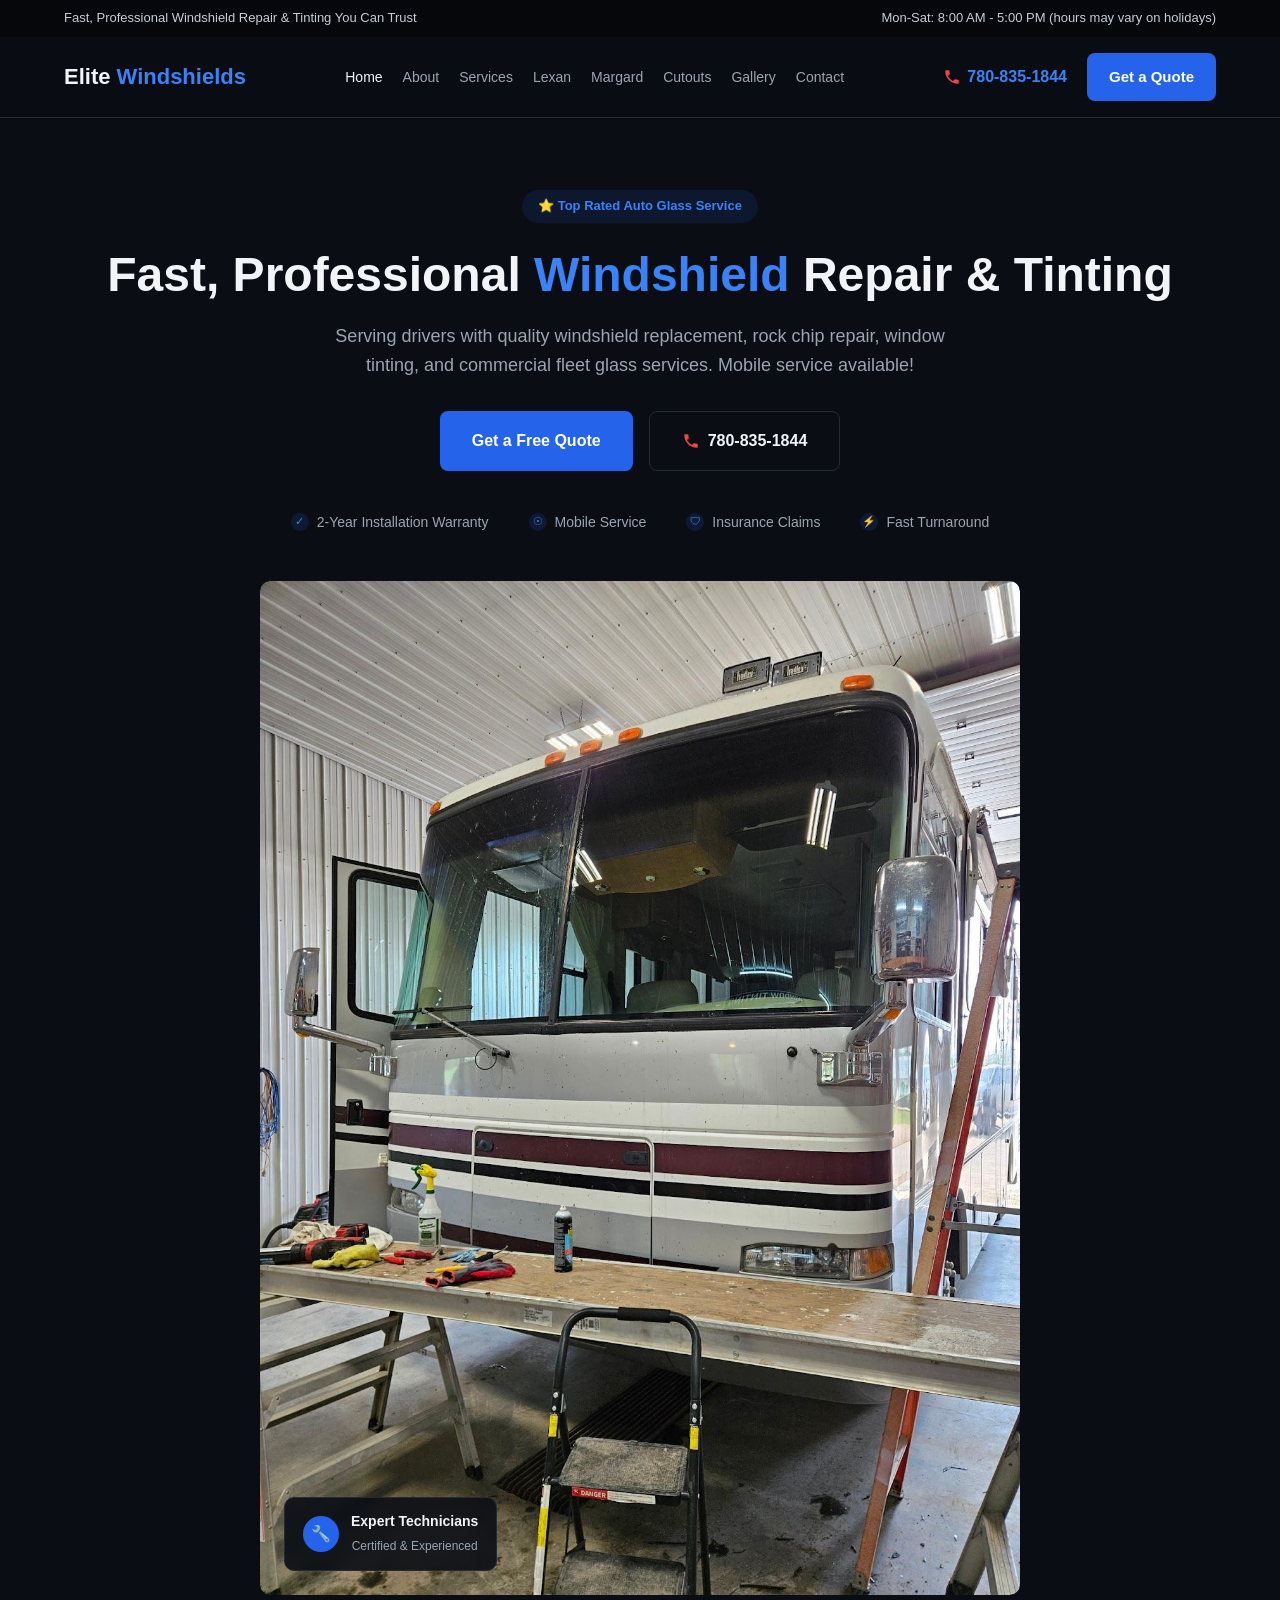
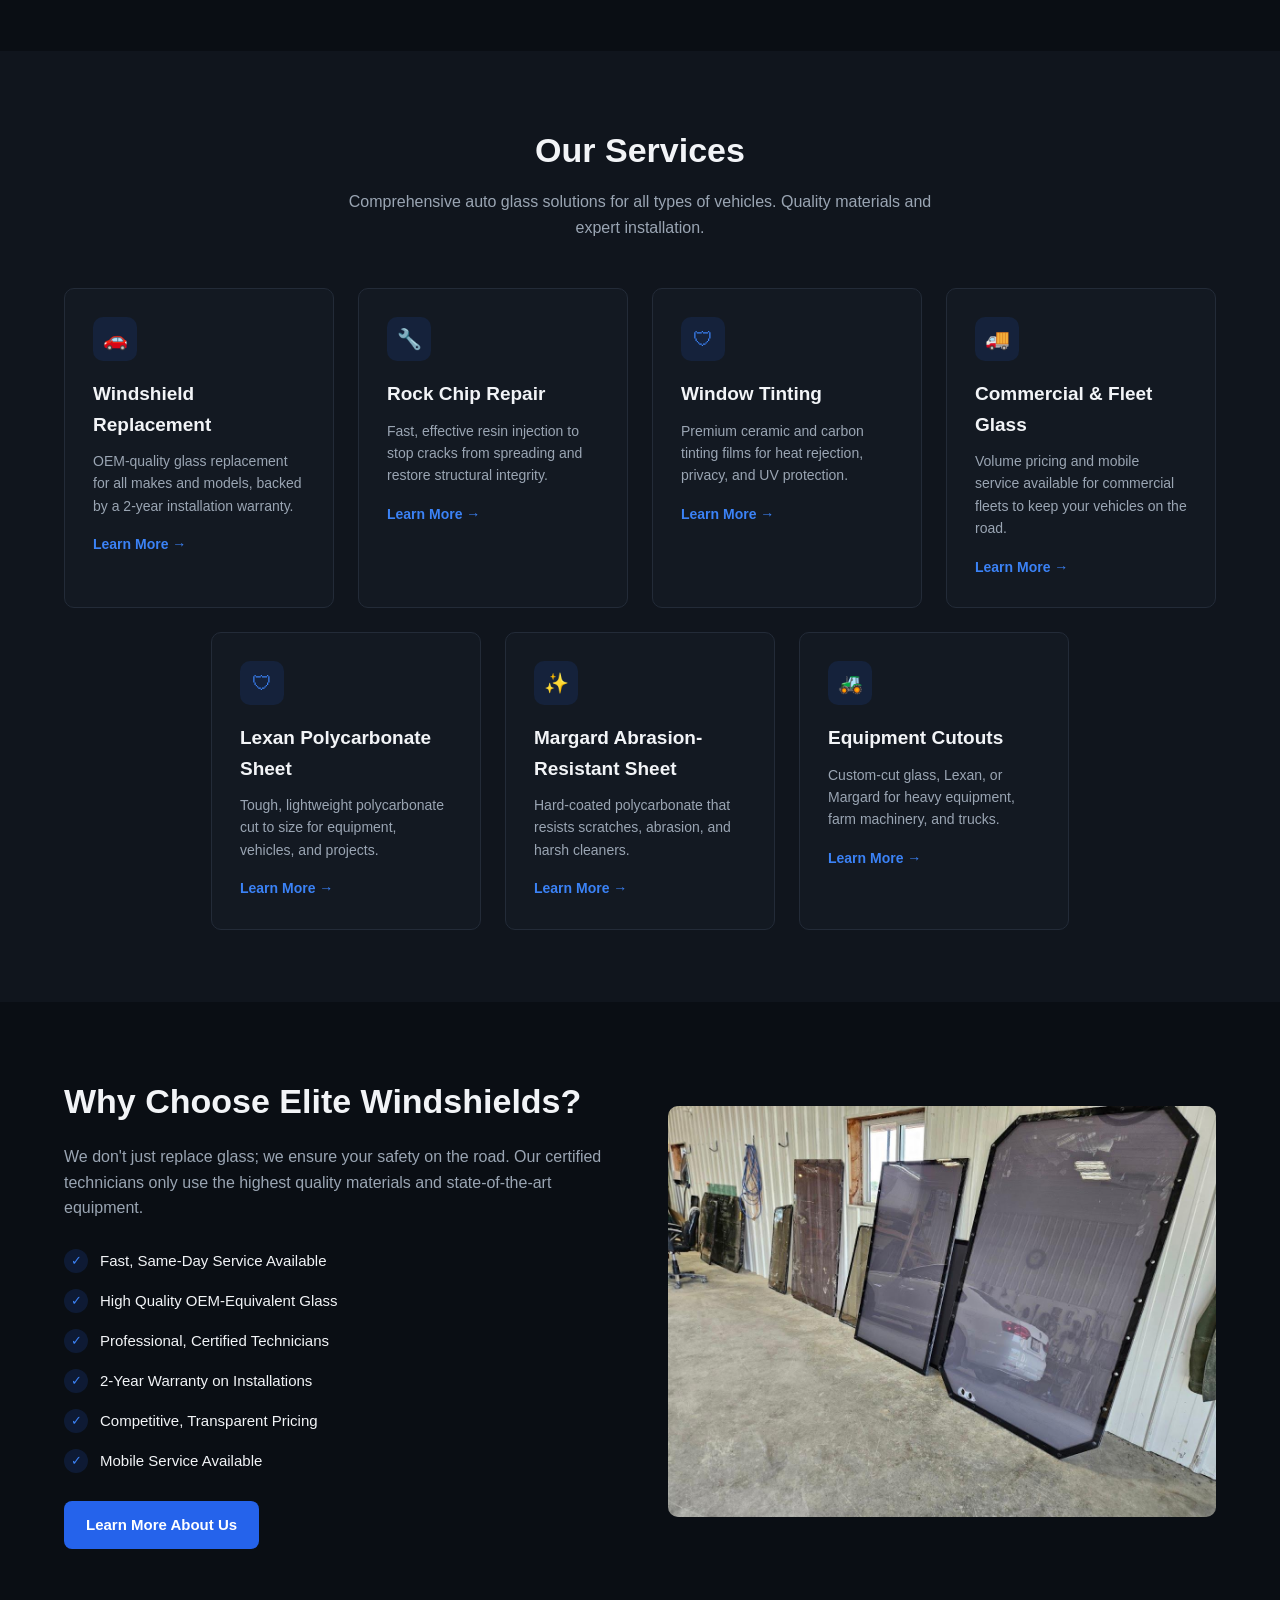
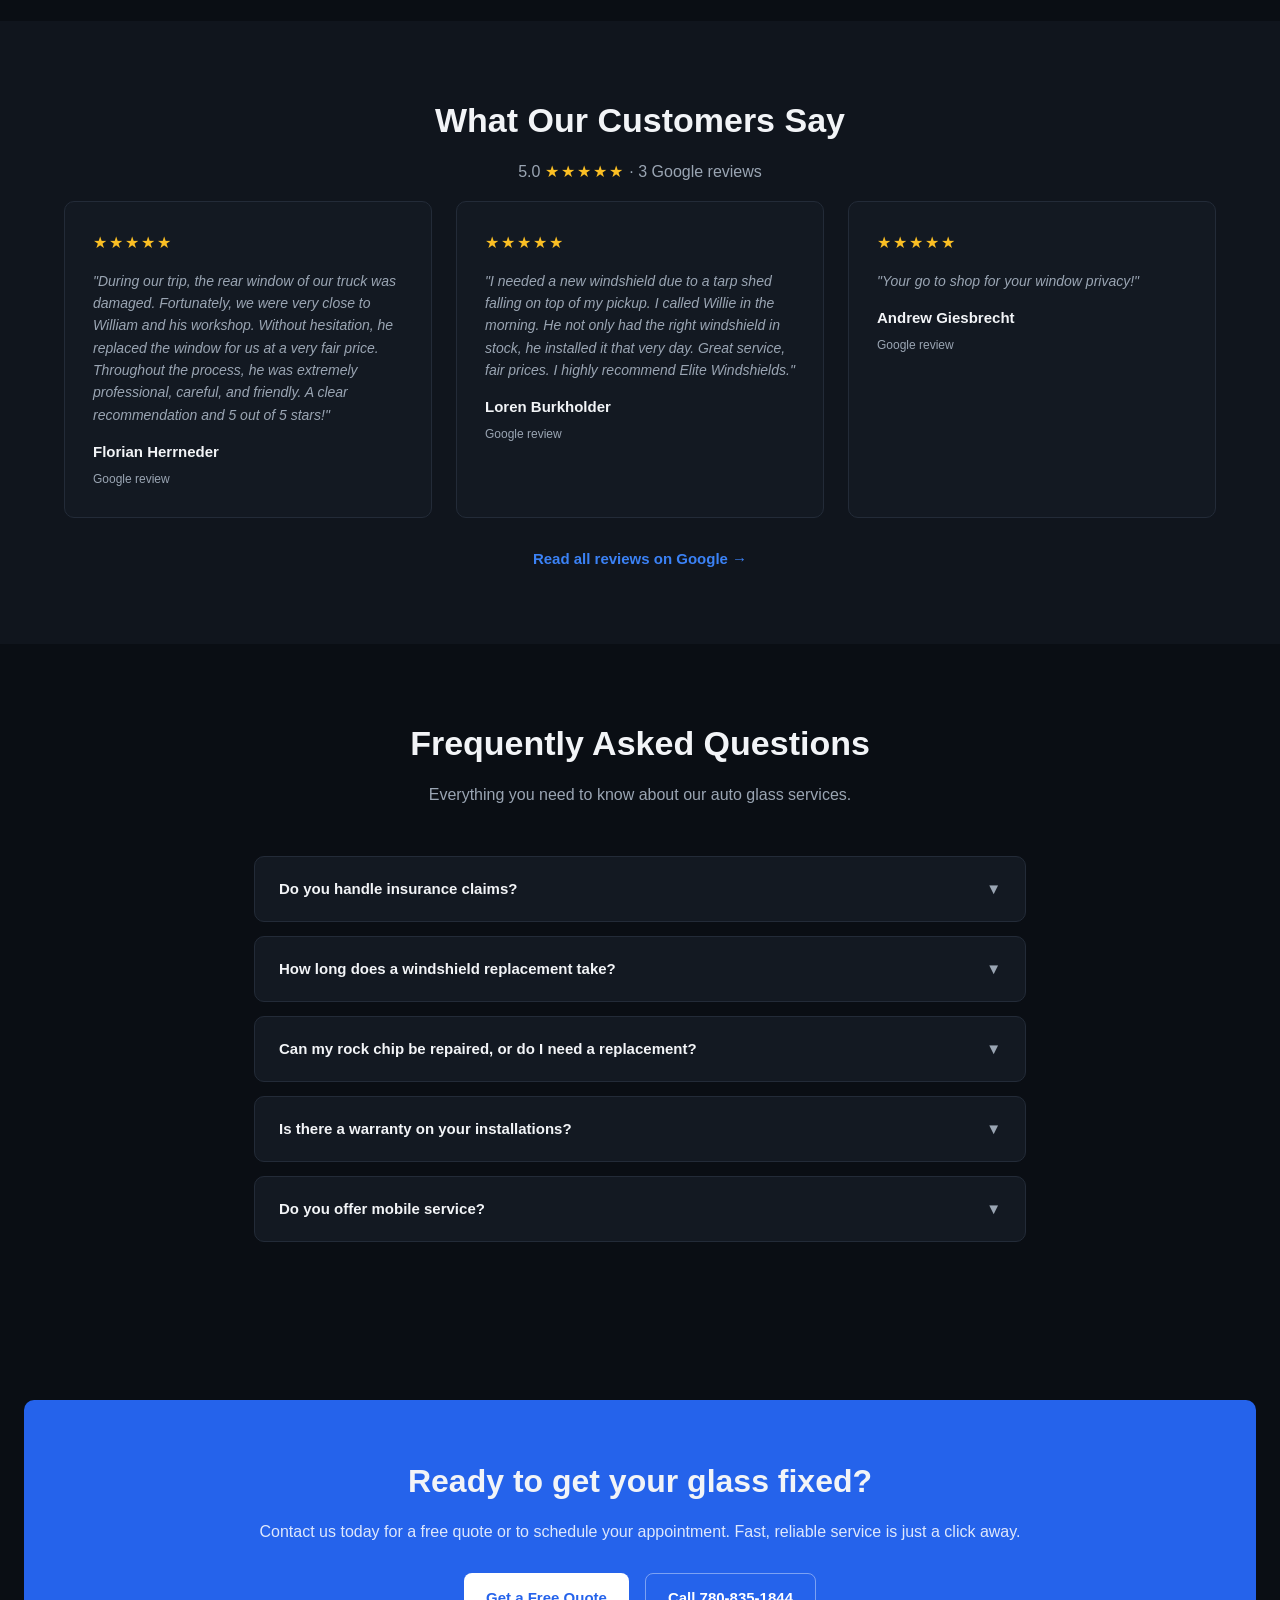
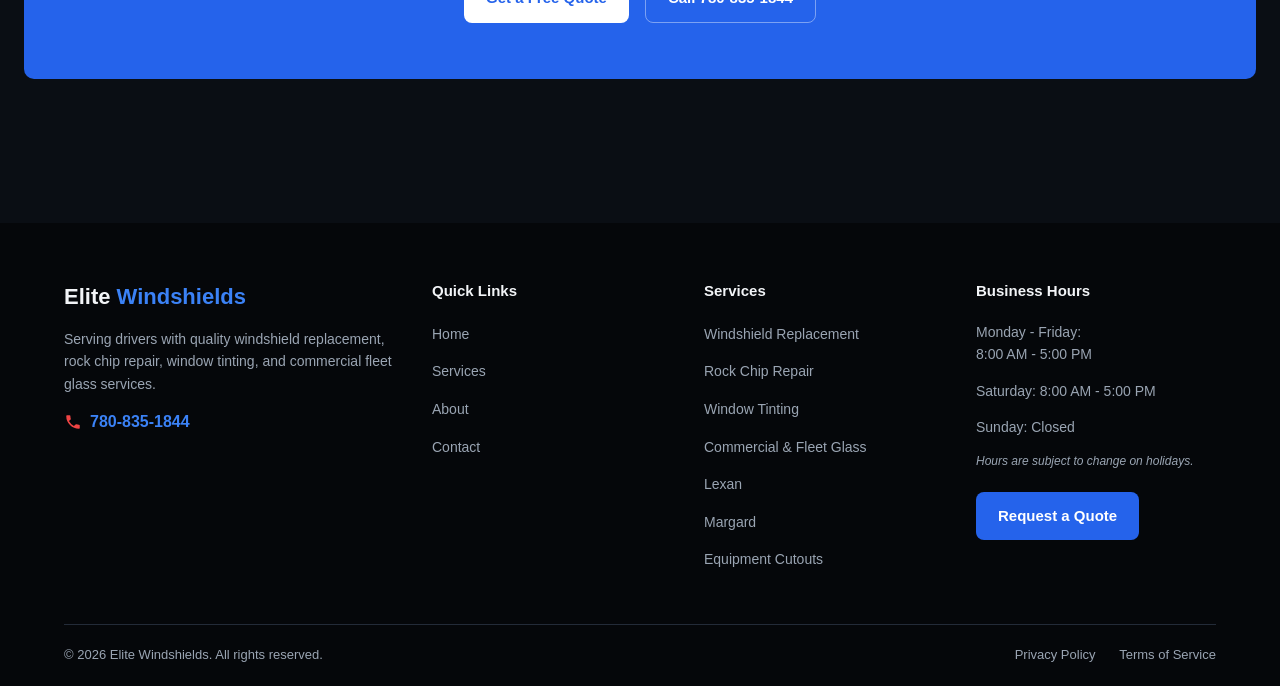
<file: index.html>
<!DOCTYPE html>
<html lang="en">
<head>
<meta charset="UTF-8">
<meta name="viewport" content="width=device-width, initial-scale=1.0">
<title>Elite Windshields | Fast, Professional Windshield Repair &amp; Tinting</title>
<meta name="description" content="Elite Windshields offers fast, professional windshield repair and replacement, window tinting, Lexan and Margard glazing, and equipment cutouts. Call 780-835-1844 for a free quote.">
<meta property="og:type" content="website">
<meta property="og:site_name" content="Elite Windshields">
<meta property="og:title" content="Elite Windshields | Fast, Professional Windshield Repair &amp; Tinting">
<meta property="og:description" content="Elite Windshields offers fast, professional windshield repair and replacement, window tinting, Lexan and Margard glazing, and equipment cutouts. Call 780-835-1844 for a free quote.">
<meta property="og:url" content="https://elitewindshields.ca/">
<meta property="og:image" content="https://elitewindshields.ca/images/og-image.jpg">
<meta property="og:image:width" content="1200">
<meta property="og:image:height" content="630">
<meta property="og:image:alt" content="The Elite Windshields shop">
<meta name="twitter:card" content="summary_large_image">
<link rel="stylesheet" href="styles.css?v=11">
</head>
<body>

<div class="topbar">
  <div class="container">
    <span>Fast, Professional Windshield Repair &amp; Tinting You Can Trust</span>
    <span>Mon-Sat: 8:00 AM - 5:00 PM (hours may vary on holidays)</span>
  </div>
</div>

<header class="site-header">
  <div class="nav-wrap">
    <a href="index.html" class="logo">Elite <span>Windshields</span></a>
    <nav class="main-nav">
      <a href="index.html" class="active">Home</a>
      <a href="about.html">About</a>
      <a href="services.html">Services</a>
      <a href="lexan.html">Lexan</a>
      <a href="margard.html">Margard</a>
      <a href="equipment-cutouts.html">Cutouts</a>
      <a href="gallery.html">Gallery</a>
      <a href="contact.html">Contact</a>
    </nav>
    <div class="nav-right">
      <a class="nav-phone" href="tel:7808351844"><svg class="ico-phone" viewBox="0 0 24 24" width="18" height="18" aria-hidden="true"><path fill="currentColor" d="M6.62 10.79a15.05 15.05 0 0 0 6.59 6.59l2.2-2.2a1 1 0 0 1 1.02-.24c1.12.37 2.33.57 3.57.57a1 1 0 0 1 1 1V20a1 1 0 0 1-1 1A17 17 0 0 1 3 4a1 1 0 0 1 1-1h3.5a1 1 0 0 1 1 1c0 1.25.2 2.45.57 3.57a1 1 0 0 1-.25 1.02l-2.2 2.2z"/></svg> 780-835-1844</a>
      <a class="btn btn-primary" href="quote.html">Get a Quote</a>
      <button class="hamburger" aria-label="Menu"><span></span><span></span><span></span></button>
    </div>
  </div>
</header>

<section class="hero">
  <div class="container">
    <div class="badge">&#11088; Top Rated Auto Glass Service</div>
    <h1>Fast, Professional <span class="accent">Windshield</span> Repair &amp; Tinting</h1>
    <p class="lead">Serving drivers with quality windshield replacement, rock chip repair, window tinting, and commercial fleet glass services. Mobile service available!</p>
    <div class="hero-actions">
      <a href="quote.html" class="btn btn-primary btn-lg">Get a Free Quote</a>
      <a href="tel:7808351844" class="btn btn-outline btn-lg"><svg class="ico-phone" viewBox="0 0 24 24" width="18" height="18" aria-hidden="true"><path fill="currentColor" d="M6.62 10.79a15.05 15.05 0 0 0 6.59 6.59l2.2-2.2a1 1 0 0 1 1.02-.24c1.12.37 2.33.57 3.57.57a1 1 0 0 1 1 1V20a1 1 0 0 1-1 1A17 17 0 0 1 3 4a1 1 0 0 1 1-1h3.5a1 1 0 0 1 1 1c0 1.25.2 2.45.57 3.57a1 1 0 0 1-.25 1.02l-2.2 2.2z"/></svg> 780-835-1844</a>
    </div>
    <div class="hero-features">
      <div class="feature"><span class="dot">&#10003;</span> 2-Year Installation Warranty</div>
      <div class="feature"><span class="dot">&#9737;</span> Mobile Service</div>
      <div class="feature"><span class="dot">&#128737;</span> Insurance Claims</div>
      <div class="feature"><span class="dot">&#9889;</span> Fast Turnaround</div>
    </div>
    <div class="hero-image-wrap">
      <img src="images/motorhome.jpg" alt="Specialty vehicle windshield being serviced in the Elite Windshields shop">
      <div class="hero-badge-card">
        <div class="icon-circle">&#128295;</div>
        <div>
          <strong>Expert Technicians</strong>
          <span>Certified &amp; Experienced</span>
        </div>
      </div>
    </div>
  </div>
</section>

<section class="section-alt">
  <div class="container">
    <h2 class="section-title">Our Services</h2>
    <p class="section-sub">Comprehensive auto glass solutions for all types of vehicles. Quality materials and expert installation.</p>
    <div class="service-grid">
      <div class="card">
        <div class="icon-box">&#128663;</div>
        <h3>Windshield Replacement</h3>
        <p>OEM-quality glass replacement for all makes and models, backed by a 2-year installation warranty.</p>
        <a href="services.html" class="learn-more">Learn More &rarr;</a>
      </div>
      <div class="card">
        <div class="icon-box">&#128295;</div>
        <h3>Rock Chip Repair</h3>
        <p>Fast, effective resin injection to stop cracks from spreading and restore structural integrity.</p>
        <a href="services.html" class="learn-more">Learn More &rarr;</a>
      </div>
      <div class="card">
        <div class="icon-box">&#128737;</div>
        <h3>Window Tinting</h3>
        <p>Premium ceramic and carbon tinting films for heat rejection, privacy, and UV protection.</p>
        <a href="services.html" class="learn-more">Learn More &rarr;</a>
      </div>
      <div class="card">
        <div class="icon-box">&#128666;</div>
        <h3>Commercial &amp; Fleet Glass</h3>
        <p>Volume pricing and mobile service available for commercial fleets to keep your vehicles on the road.</p>
        <a href="services.html" class="learn-more">Learn More &rarr;</a>
      </div>
      <div class="card">
        <div class="icon-box">&#128737;</div>
        <h3>Lexan Polycarbonate Sheet</h3>
        <p>Tough, lightweight polycarbonate cut to size for equipment, vehicles, and projects.</p>
        <a href="lexan.html" class="learn-more">Learn More &rarr;</a>
      </div>
      <div class="card">
        <div class="icon-box">&#10024;</div>
        <h3>Margard Abrasion-Resistant Sheet</h3>
        <p>Hard-coated polycarbonate that resists scratches, abrasion, and harsh cleaners.</p>
        <a href="margard.html" class="learn-more">Learn More &rarr;</a>
      </div>
      <div class="card">
        <div class="icon-box">&#128668;</div>
        <h3>Equipment Cutouts</h3>
        <p>Custom-cut glass, Lexan, or Margard for heavy equipment, farm machinery, and trucks.</p>
        <a href="equipment-cutouts.html" class="learn-more">Learn More &rarr;</a>
      </div>
    </div>
  </div>
</section>

<section>
  <div class="container why-section">
    <div>
      <h2 class="section-title" style="text-align:left;">Why Choose Elite Windshields?</h2>
      <p style="color:var(--text-muted); font-size:16px;">We don't just replace glass; we ensure your safety on the road. Our certified technicians only use the highest quality materials and state-of-the-art equipment.</p>
      <ul class="why-list">
        <li><span class="check-circle">&#10003;</span> Fast, Same-Day Service Available</li>
        <li><span class="check-circle">&#10003;</span> High Quality OEM-Equivalent Glass</li>
        <li><span class="check-circle">&#10003;</span> Professional, Certified Technicians</li>
        <li><span class="check-circle">&#10003;</span> 2-Year Warranty on Installations</li>
        <li><span class="check-circle">&#10003;</span> Competitive, Transparent Pricing</li>
        <li><span class="check-circle">&#10003;</span> Mobile Service Available</li>
      </ul>
      <a href="about.html" class="btn btn-primary">Learn More About Us</a>
    </div>
    <img src="images/glazing-stock.jpg" alt="Stock of replacement auto glass panels at Elite Windshields">
  </div>
</section>

<section class="section-alt">
  <div class="container">
    <h2 class="section-title">What Our Customers Say</h2>
    <p class="section-sub" style="margin-bottom:16px;">5.0 <span class="stars">&#9733;&#9733;&#9733;&#9733;&#9733;</span> &middot; 3 Google reviews</p>
    <div class="review-grid">
      <div class="card testimonial-card">
        <span class="stars">&#9733;&#9733;&#9733;&#9733;&#9733;</span>
        <p class="quote">"During our trip, the rear window of our truck was damaged. Fortunately, we were very close to William and his workshop. Without hesitation, he replaced the window for us at a very fair price. Throughout the process, he was extremely professional, careful, and friendly. A clear recommendation and 5 out of 5 stars!"</p>
        <div class="author">Florian Herrneder</div>
        <div class="review-source">Google review</div>
      </div>
      <div class="card testimonial-card">
        <span class="stars">&#9733;&#9733;&#9733;&#9733;&#9733;</span>
        <p class="quote">"I needed a new windshield due to a tarp shed falling on top of my pickup. I called Willie in the morning. He not only had the right windshield in stock, he installed it that very day. Great service, fair prices. I highly recommend Elite Windshields."</p>
        <div class="author">Loren Burkholder</div>
        <div class="review-source">Google review</div>
      </div>
      <div class="card testimonial-card">
        <span class="stars">&#9733;&#9733;&#9733;&#9733;&#9733;</span>
        <p class="quote">"Your go to shop for your window privacy!"</p>
        <div class="author">Andrew Giesbrecht</div>
        <div class="review-source">Google review</div>
      </div>
    </div>
    <p class="review-link"><a href="https://share.google/HLkzYob1cNH7mIwr0" target="_blank" rel="noopener">Read all reviews on Google &rarr;</a></p>
  </div>
</section>

<section>
  <div class="container" style="max-width:820px;">
    <h2 class="section-title">Frequently Asked Questions</h2>
    <p class="section-sub">Everything you need to know about our auto glass services.</p>
    <div class="faq-item">
      <div class="faq-question">Do you handle insurance claims?<span class="arrow">&#9660;</span></div>
      <div class="faq-answer"><p>Yes, we work on insurance claims. Let us know you are making a claim when you request your quote, and we will help you through the process.</p></div>
    </div>
    <div class="faq-item">
      <div class="faq-question">How long does a windshield replacement take?<span class="arrow">&#9660;</span></div>
      <div class="faq-answer"><p>A typical windshield replacement takes about an hour of work, and then the adhesive needs time to cure before the vehicle is safe to drive. Plan for roughly 1 to 2 hours in total. Cold weather and the type of adhesive can add time, so we will tell you how long to wait for your vehicle. Same-day service is available in most cases.</p></div>
    </div>
    <div class="faq-item">
      <div class="faq-question">Can my rock chip be repaired, or do I need a replacement?<span class="arrow">&#9660;</span></div>
      <div class="faq-answer"><p>Most chips smaller than a quarter and not in the driver's direct line of sight can be repaired. Our technicians will assess and advise the best option.</p></div>
    </div>
    <div class="faq-item">
      <div class="faq-question">Is there a warranty on your installations?<span class="arrow">&#9660;</span></div>
      <div class="faq-answer"><p>Yes, our installations are backed by a 2-year warranty. Contact us if you have any questions about what it covers.</p></div>
    </div>
    <div class="faq-item">
      <div class="faq-question">Do you offer mobile service?<span class="arrow">&#9660;</span></div>
      <div class="faq-answer"><p>Yes, mobile service is available throughout our service area in Clear Hills County. Contact us to set up a time and place.</p></div>
    </div>
  </div>
</section>

<section>
  <div class="cta-banner">
    <h2>Ready to get your glass fixed?</h2>
    <p>Contact us today for a free quote or to schedule your appointment. Fast, reliable service is just a click away.</p>
    <div class="cta-actions">
      <a href="quote.html" class="btn btn-primary">Get a Free Quote</a>
      <a href="tel:7808351844" class="btn btn-outline">Call 780-835-1844</a>
    </div>
  </div>
</section>

<footer class="site-footer">
  <div class="container">
    <div class="footer-grid">
      <div>
        <a href="index.html" class="logo">Elite <span>Windshields</span></a>
        <p>Serving drivers with quality windshield replacement, rock chip repair, window tinting, and commercial fleet glass services.</p>
        <div class="footer-phone"><svg class="ico-phone" viewBox="0 0 24 24" width="18" height="18" aria-hidden="true"><path fill="currentColor" d="M6.62 10.79a15.05 15.05 0 0 0 6.59 6.59l2.2-2.2a1 1 0 0 1 1.02-.24c1.12.37 2.33.57 3.57.57a1 1 0 0 1 1 1V20a1 1 0 0 1-1 1A17 17 0 0 1 3 4a1 1 0 0 1 1-1h3.5a1 1 0 0 1 1 1c0 1.25.2 2.45.57 3.57a1 1 0 0 1-.25 1.02l-2.2 2.2z"/></svg> 780-835-1844</div>
      </div>
      <div>
        <h4>Quick Links</h4>
        <ul>
          <li><a href="index.html">Home</a></li>
          <li><a href="services.html">Services</a></li>
          <li><a href="about.html">About</a></li>
          <li><a href="contact.html">Contact</a></li>
        </ul>
      </div>
      <div>
        <h4>Services</h4>
        <ul>
          <li><a href="services.html">Windshield Replacement</a></li>
          <li><a href="services.html">Rock Chip Repair</a></li>
          <li><a href="services.html">Window Tinting</a></li>
          <li><a href="services.html">Commercial &amp; Fleet Glass</a></li>
          <li><a href="lexan.html">Lexan</a></li>
          <li><a href="margard.html">Margard</a></li>
          <li><a href="equipment-cutouts.html">Equipment Cutouts</a></li>
        </ul>
      </div>
      <div>
        <h4>Business Hours</h4>
        <p>Monday - Friday:<br>8:00 AM - 5:00 PM</p>
        <p>Saturday: 8:00 AM - 5:00 PM</p>
        <p>Sunday: Closed</p>
        <p class="hours-note">Hours are subject to change on holidays.</p>
        <a href="quote.html" class="btn btn-primary" style="margin-top:8px;">Request a Quote</a>
      </div>
    </div>
    <div class="footer-bottom">
      <span>&copy; 2026 Elite Windshields. All rights reserved.</span>
      <div>
        <a href="privacy.html">Privacy Policy</a>
        <a href="terms.html">Terms of Service</a>
      </div>
    </div>
  </div>
</footer>

<script src="script.js?v=14"></script>
<script defer src="https://foundry-ai-ruby.vercel.app/t.js" data-site="gysYs55wLsYmz15GFcN4"></script>
</body>
</html>
</file>
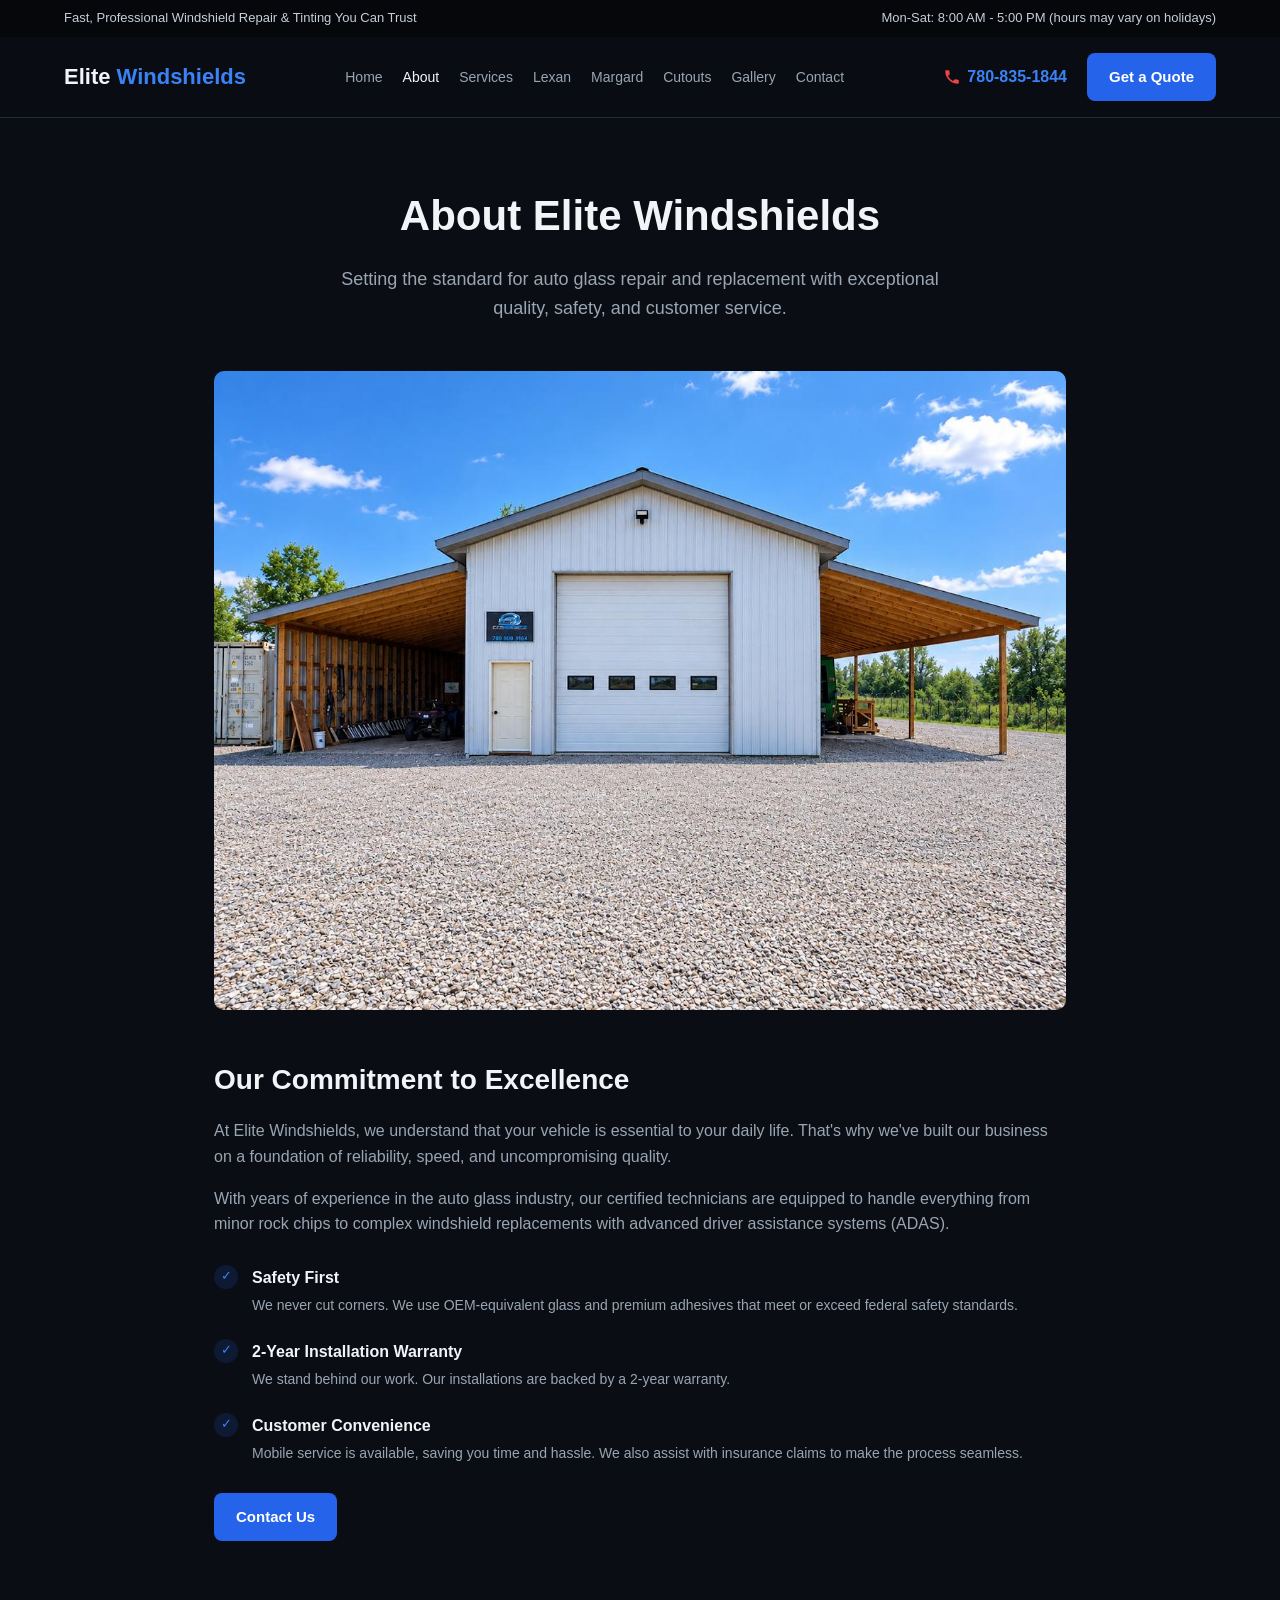
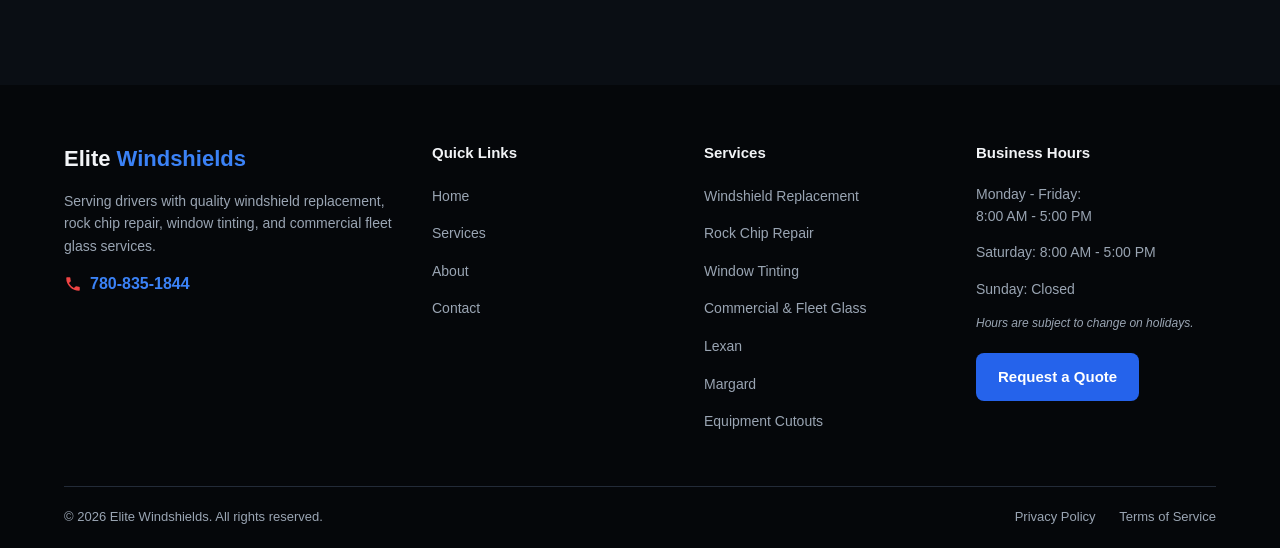
<file: about.html>
<!DOCTYPE html>
<html lang="en">
<head>
<meta charset="UTF-8">
<meta name="viewport" content="width=device-width, initial-scale=1.0">
<title>About | Elite Windshields</title>
<meta name="description" content="Elite Windshields offers fast, professional windshield repair and replacement, window tinting, Lexan and Margard glazing, and equipment cutouts. Call 780-835-1844 for a free quote.">
<meta property="og:type" content="website">
<meta property="og:site_name" content="Elite Windshields">
<meta property="og:title" content="About | Elite Windshields">
<meta property="og:description" content="Elite Windshields offers fast, professional windshield repair and replacement, window tinting, Lexan and Margard glazing, and equipment cutouts. Call 780-835-1844 for a free quote.">
<meta property="og:url" content="https://elitewindshields.ca/about.html">
<meta property="og:image" content="https://elitewindshields.ca/images/og-image.jpg">
<meta property="og:image:width" content="1200">
<meta property="og:image:height" content="630">
<meta property="og:image:alt" content="The Elite Windshields shop">
<meta name="twitter:card" content="summary_large_image">
<link rel="stylesheet" href="styles.css?v=11">
</head>
<body>

<div class="topbar">
  <div class="container">
    <span>Fast, Professional Windshield Repair &amp; Tinting You Can Trust</span>
    <span>Mon-Sat: 8:00 AM - 5:00 PM (hours may vary on holidays)</span>
  </div>
</div>

<header class="site-header">
  <div class="nav-wrap">
    <a href="index.html" class="logo">Elite <span>Windshields</span></a>
    <nav class="main-nav">
      <a href="index.html">Home</a>
      <a href="about.html" class="active">About</a>
      <a href="services.html">Services</a>
      <a href="lexan.html">Lexan</a>
      <a href="margard.html">Margard</a>
      <a href="equipment-cutouts.html">Cutouts</a>
      <a href="gallery.html">Gallery</a>
      <a href="contact.html">Contact</a>
    </nav>
    <div class="nav-right">
      <a class="nav-phone" href="tel:7808351844"><svg class="ico-phone" viewBox="0 0 24 24" width="18" height="18" aria-hidden="true"><path fill="currentColor" d="M6.62 10.79a15.05 15.05 0 0 0 6.59 6.59l2.2-2.2a1 1 0 0 1 1.02-.24c1.12.37 2.33.57 3.57.57a1 1 0 0 1 1 1V20a1 1 0 0 1-1 1A17 17 0 0 1 3 4a1 1 0 0 1 1-1h3.5a1 1 0 0 1 1 1c0 1.25.2 2.45.57 3.57a1 1 0 0 1-.25 1.02l-2.2 2.2z"/></svg> 780-835-1844</a>
      <a class="btn btn-primary" href="quote.html">Get a Quote</a>
      <button class="hamburger" aria-label="Menu"><span></span><span></span><span></span></button>
    </div>
  </div>
</header>

<section class="page-hero">
  <div class="container">
    <h1>About Elite Windshields</h1>
    <p>Setting the standard for auto glass repair and replacement with exceptional quality, safety, and customer service.</p>
  </div>
</section>

<section style="padding-top:0;">
  <div class="container" style="max-width:900px;">
    <img class="about-image" src="images/shop.jpg" alt="The Elite Windshields shop building">

    <div class="about-body">
      <h2>Our Commitment to Excellence</h2>
      <p>At Elite Windshields, we understand that your vehicle is essential to your daily life. That's why we've built our business on a foundation of reliability, speed, and uncompromising quality.</p>
      <p>With years of experience in the auto glass industry, our certified technicians are equipped to handle everything from minor rock chips to complex windshield replacements with advanced driver assistance systems (ADAS).</p>

      <ul class="about-list">
        <li>
          <span class="check-circle">&#10003;</span>
          <div>
            <h4>Safety First</h4>
            <p>We never cut corners. We use OEM-equivalent glass and premium adhesives that meet or exceed federal safety standards.</p>
          </div>
        </li>
        <li>
          <span class="check-circle">&#10003;</span>
          <div>
            <h4>2-Year Installation Warranty</h4>
            <p>We stand behind our work. Our installations are backed by a 2-year warranty.</p>
          </div>
        </li>
        <li>
          <span class="check-circle">&#10003;</span>
          <div>
            <h4>Customer Convenience</h4>
            <p>Mobile service is available, saving you time and hassle. We also assist with insurance claims to make the process seamless.</p>
          </div>
        </li>
      </ul>

      <a href="contact.html" class="btn btn-primary">Contact Us</a>
    </div>
  </div>
</section>

<footer class="site-footer">
  <div class="container">
    <div class="footer-grid">
      <div>
        <a href="index.html" class="logo">Elite <span>Windshields</span></a>
        <p>Serving drivers with quality windshield replacement, rock chip repair, window tinting, and commercial fleet glass services.</p>
        <div class="footer-phone"><svg class="ico-phone" viewBox="0 0 24 24" width="18" height="18" aria-hidden="true"><path fill="currentColor" d="M6.62 10.79a15.05 15.05 0 0 0 6.59 6.59l2.2-2.2a1 1 0 0 1 1.02-.24c1.12.37 2.33.57 3.57.57a1 1 0 0 1 1 1V20a1 1 0 0 1-1 1A17 17 0 0 1 3 4a1 1 0 0 1 1-1h3.5a1 1 0 0 1 1 1c0 1.25.2 2.45.57 3.57a1 1 0 0 1-.25 1.02l-2.2 2.2z"/></svg> 780-835-1844</div>
      </div>
      <div>
        <h4>Quick Links</h4>
        <ul>
          <li><a href="index.html">Home</a></li>
          <li><a href="services.html">Services</a></li>
          <li><a href="about.html">About</a></li>
          <li><a href="contact.html">Contact</a></li>
        </ul>
      </div>
      <div>
        <h4>Services</h4>
        <ul>
          <li><a href="services.html">Windshield Replacement</a></li>
          <li><a href="services.html">Rock Chip Repair</a></li>
          <li><a href="services.html">Window Tinting</a></li>
          <li><a href="services.html">Commercial &amp; Fleet Glass</a></li>
          <li><a href="lexan.html">Lexan</a></li>
          <li><a href="margard.html">Margard</a></li>
          <li><a href="equipment-cutouts.html">Equipment Cutouts</a></li>
        </ul>
      </div>
      <div>
        <h4>Business Hours</h4>
        <p>Monday - Friday:<br>8:00 AM - 5:00 PM</p>
        <p>Saturday: 8:00 AM - 5:00 PM</p>
        <p>Sunday: Closed</p>
        <p class="hours-note">Hours are subject to change on holidays.</p>
        <a href="quote.html" class="btn btn-primary" style="margin-top:8px;">Request a Quote</a>
      </div>
    </div>
    <div class="footer-bottom">
      <span>&copy; 2026 Elite Windshields. All rights reserved.</span>
      <div>
        <a href="privacy.html">Privacy Policy</a>
        <a href="terms.html">Terms of Service</a>
      </div>
    </div>
  </div>
</footer>

<script src="script.js?v=14"></script>
<script defer src="https://foundry-ai-ruby.vercel.app/t.js" data-site="gysYs55wLsYmz15GFcN4"></script>
</body>
</html>
</file>
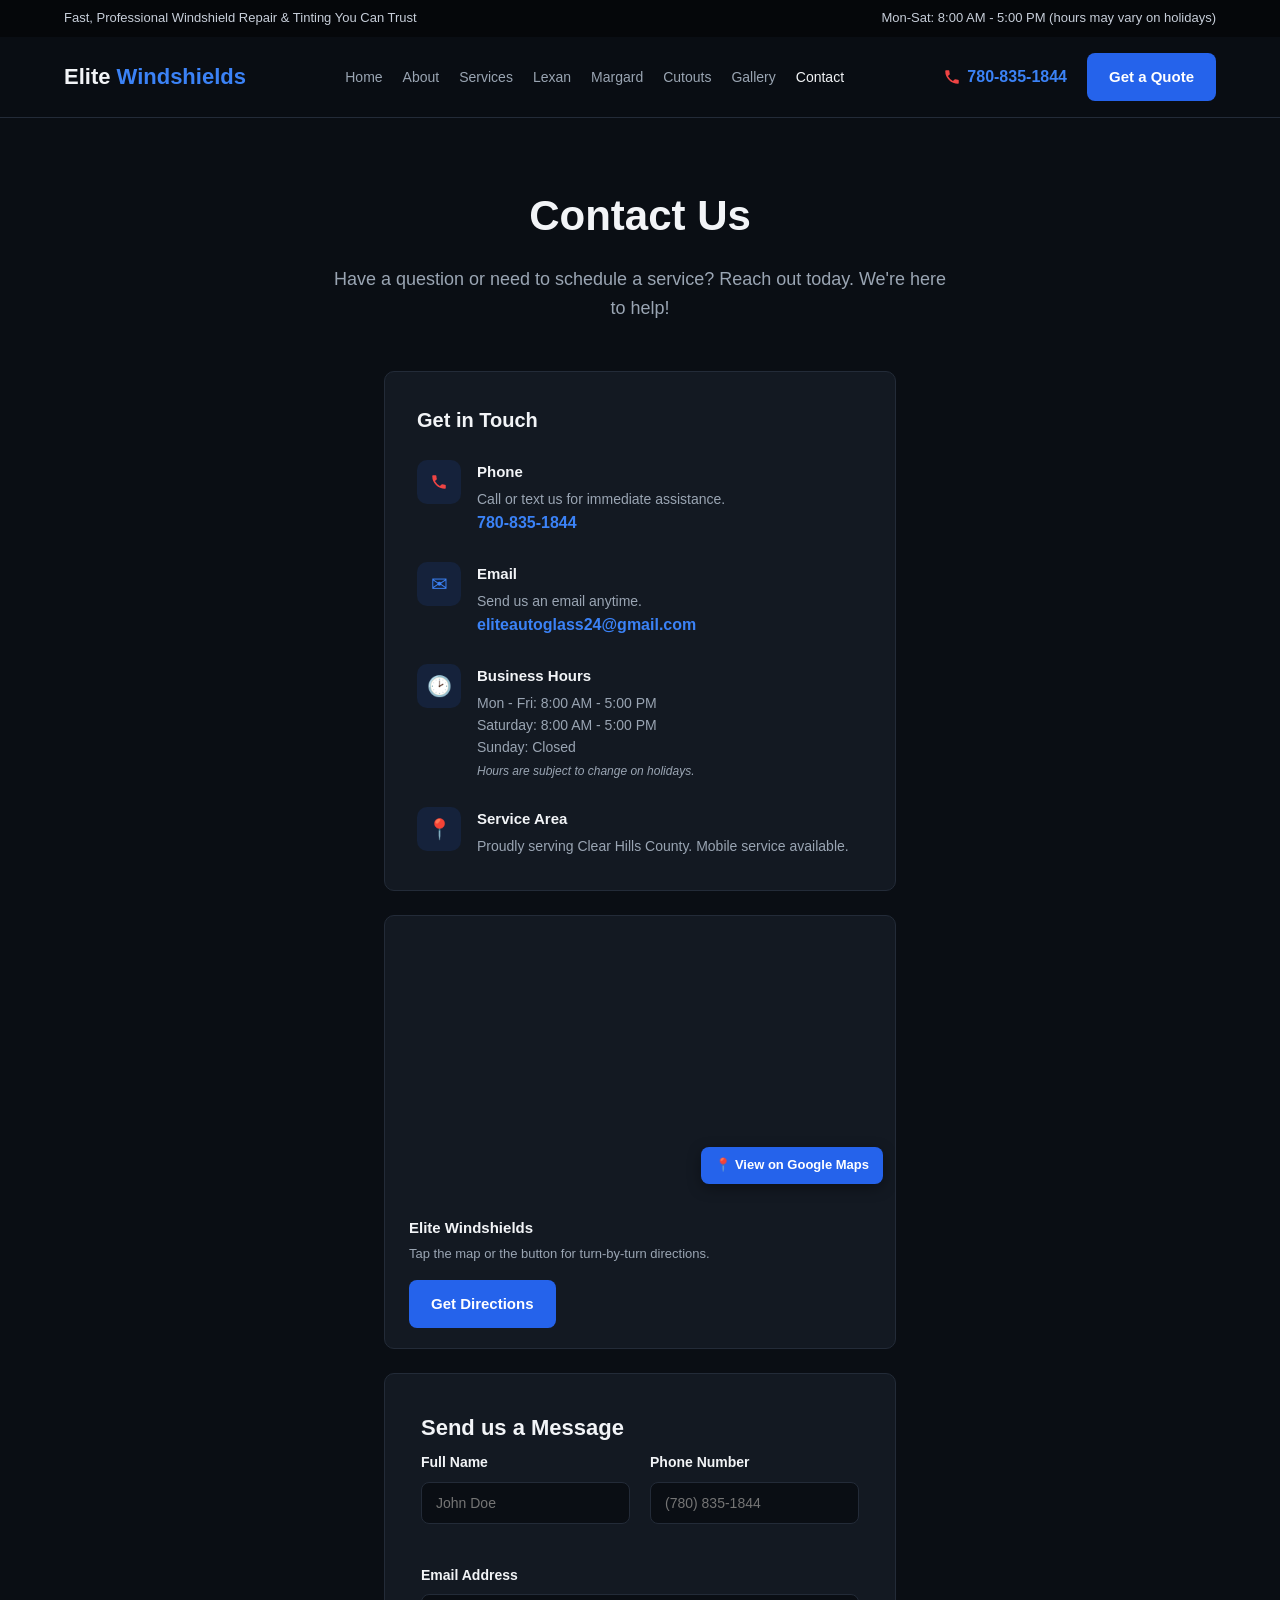
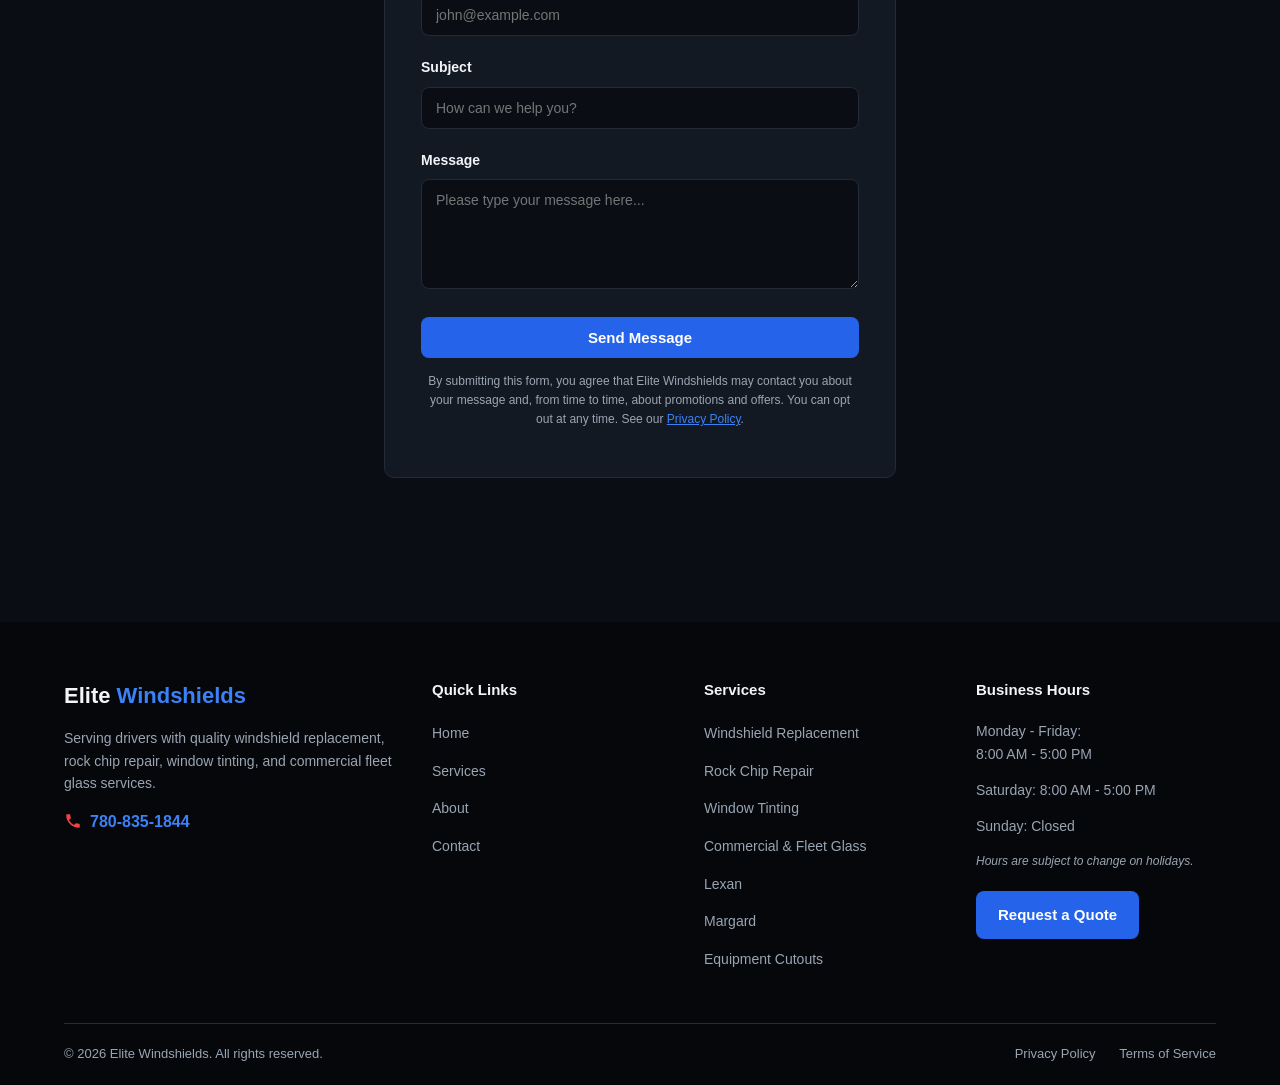
<file: contact.html>
<!DOCTYPE html>
<html lang="en">
<head>
<meta charset="UTF-8">
<meta name="viewport" content="width=device-width, initial-scale=1.0">
<title>Contact | Elite Windshields</title>
<meta name="description" content="Elite Windshields offers fast, professional windshield repair and replacement, window tinting, Lexan and Margard glazing, and equipment cutouts. Call 780-835-1844 for a free quote.">
<meta property="og:type" content="website">
<meta property="og:site_name" content="Elite Windshields">
<meta property="og:title" content="Contact | Elite Windshields">
<meta property="og:description" content="Elite Windshields offers fast, professional windshield repair and replacement, window tinting, Lexan and Margard glazing, and equipment cutouts. Call 780-835-1844 for a free quote.">
<meta property="og:url" content="https://elitewindshields.ca/contact.html">
<meta property="og:image" content="https://elitewindshields.ca/images/og-image.jpg">
<meta property="og:image:width" content="1200">
<meta property="og:image:height" content="630">
<meta property="og:image:alt" content="The Elite Windshields shop">
<meta name="twitter:card" content="summary_large_image">
<link rel="stylesheet" href="styles.css?v=11">
</head>
<body>

<div class="topbar">
  <div class="container">
    <span>Fast, Professional Windshield Repair &amp; Tinting You Can Trust</span>
    <span>Mon-Sat: 8:00 AM - 5:00 PM (hours may vary on holidays)</span>
  </div>
</div>

<header class="site-header">
  <div class="nav-wrap">
    <a href="index.html" class="logo">Elite <span>Windshields</span></a>
    <nav class="main-nav">
      <a href="index.html">Home</a>
      <a href="about.html">About</a>
      <a href="services.html">Services</a>
      <a href="lexan.html">Lexan</a>
      <a href="margard.html">Margard</a>
      <a href="equipment-cutouts.html">Cutouts</a>
      <a href="gallery.html">Gallery</a>
      <a href="contact.html" class="active">Contact</a>
    </nav>
    <div class="nav-right">
      <a class="nav-phone" href="tel:7808351844"><svg class="ico-phone" viewBox="0 0 24 24" width="18" height="18" aria-hidden="true"><path fill="currentColor" d="M6.62 10.79a15.05 15.05 0 0 0 6.59 6.59l2.2-2.2a1 1 0 0 1 1.02-.24c1.12.37 2.33.57 3.57.57a1 1 0 0 1 1 1V20a1 1 0 0 1-1 1A17 17 0 0 1 3 4a1 1 0 0 1 1-1h3.5a1 1 0 0 1 1 1c0 1.25.2 2.45.57 3.57a1 1 0 0 1-.25 1.02l-2.2 2.2z"/></svg> 780-835-1844</a>
      <a class="btn btn-primary" href="quote.html">Get a Quote</a>
      <button class="hamburger" aria-label="Menu"><span></span><span></span><span></span></button>
    </div>
  </div>
</header>

<section class="page-hero">
  <div class="container">
    <h1>Contact Us</h1>
    <p>Have a question or need to schedule a service? Reach out today. We're here to help!</p>
  </div>
</section>

<section style="padding-top:0;">
  <div class="container" style="max-width:560px;">

    <div class="contact-info-card" style="margin-bottom:24px;">
      <h2>Get in Touch</h2>

      <div class="contact-row">
        <div class="icon-box"><svg class="ico-phone" viewBox="0 0 24 24" width="18" height="18" aria-hidden="true"><path fill="currentColor" d="M6.62 10.79a15.05 15.05 0 0 0 6.59 6.59l2.2-2.2a1 1 0 0 1 1.02-.24c1.12.37 2.33.57 3.57.57a1 1 0 0 1 1 1V20a1 1 0 0 1-1 1A17 17 0 0 1 3 4a1 1 0 0 1 1-1h3.5a1 1 0 0 1 1 1c0 1.25.2 2.45.57 3.57a1 1 0 0 1-.25 1.02l-2.2 2.2z"/></svg></div>
        <div>
          <h3>Phone</h3>
          <p>Call or text us for immediate assistance.</p>
          <a class="link" href="tel:7808351844">780-835-1844</a>
        </div>
      </div>

      <div class="contact-row">
        <div class="icon-box">&#9993;</div>
        <div>
          <h3>Email</h3>
          <p>Send us an email anytime.</p>
          <a class="link" href="mailto:eliteautoglass24@gmail.com">eliteautoglass24@gmail.com</a>
        </div>
      </div>

      <div class="contact-row">
        <div class="icon-box">&#128337;</div>
        <div>
          <h3>Business Hours</h3>
          <p>Mon - Fri: 8:00 AM - 5:00 PM<br>
          Saturday: 8:00 AM - 5:00 PM<br>
          Sunday: Closed<br>
          <span class="hours-note">Hours are subject to change on holidays.</span></p>
        </div>
      </div>

      <div class="contact-row" style="margin-bottom:0;">
        <div class="icon-box">&#128205;</div>
        <div>
          <h3>Service Area</h3>
          <p>Proudly serving Clear Hills County. Mobile service available.</p>
        </div>
      </div>
    </div>

    <div class="map-card">
      <a class="map-embed-wrap" href="https://www.google.com/maps/dir/?api=1&destination=56.408263,-119.271166" target="_blank" rel="noopener" aria-label="Open directions to Elite Windshields in Google Maps">
        <iframe class="map-frame" src="https://www.google.com/maps?q=56.408263,-119.271166&output=embed" loading="lazy" referrerpolicy="no-referrer-when-downgrade" title="Elite Windshields location map" tabindex="-1"></iframe>
        <div class="map-overlay-link">
          <span>&#128205; View on Google Maps</span>
        </div>
      </a>
      <div class="map-card-footer">
        <div>
          <h3>Elite Windshields</h3>
          <p>Tap the map or the button for turn-by-turn directions.</p>
        </div>
        <a href="https://www.google.com/maps/dir/?api=1&destination=56.408263,-119.271166" target="_blank" rel="noopener" class="btn btn-primary">Get Directions</a>
      </div>
    </div>

    <div class="form-card">
      <h2>Send us a Message</h2>
      <form data-demo-form>
        <div class="form-row">
          <div class="form-group">
            <label for="c-name">Full Name</label>
            <input id="c-name" type="text" placeholder="John Doe" required>
          </div>
          <div class="form-group">
            <label for="c-phone">Phone Number</label>
            <input id="c-phone" type="tel" placeholder="(780) 835-1844">
          </div>
        </div>
        <div class="form-group">
          <label for="c-email">Email Address</label>
          <input id="c-email" type="email" placeholder="john@example.com" required>
        </div>
        <div class="form-group">
          <label for="c-subject">Subject</label>
          <input id="c-subject" type="text" placeholder="How can we help you?">
        </div>
        <div class="form-group">
          <label for="c-message">Message</label>
          <textarea id="c-message" required placeholder="Please type your message here..."></textarea>
        </div>
        <button type="submit" class="btn btn-primary btn-block">Send Message</button>
        <p class="form-note">By submitting this form, you agree that Elite Windshields may contact you about your message and, from time to time, about promotions and offers. You can opt out at any time. See our <a href="privacy.html" class="legal-link">Privacy Policy</a>.</p>
      </form>
    </div>

  </div>
</section>

<footer class="site-footer">
  <div class="container">
    <div class="footer-grid">
      <div>
        <a href="index.html" class="logo">Elite <span>Windshields</span></a>
        <p>Serving drivers with quality windshield replacement, rock chip repair, window tinting, and commercial fleet glass services.</p>
        <div class="footer-phone"><svg class="ico-phone" viewBox="0 0 24 24" width="18" height="18" aria-hidden="true"><path fill="currentColor" d="M6.62 10.79a15.05 15.05 0 0 0 6.59 6.59l2.2-2.2a1 1 0 0 1 1.02-.24c1.12.37 2.33.57 3.57.57a1 1 0 0 1 1 1V20a1 1 0 0 1-1 1A17 17 0 0 1 3 4a1 1 0 0 1 1-1h3.5a1 1 0 0 1 1 1c0 1.25.2 2.45.57 3.57a1 1 0 0 1-.25 1.02l-2.2 2.2z"/></svg> 780-835-1844</div>
      </div>
      <div>
        <h4>Quick Links</h4>
        <ul>
          <li><a href="index.html">Home</a></li>
          <li><a href="services.html">Services</a></li>
          <li><a href="about.html">About</a></li>
          <li><a href="contact.html">Contact</a></li>
        </ul>
      </div>
      <div>
        <h4>Services</h4>
        <ul>
          <li><a href="services.html">Windshield Replacement</a></li>
          <li><a href="services.html">Rock Chip Repair</a></li>
          <li><a href="services.html">Window Tinting</a></li>
          <li><a href="services.html">Commercial &amp; Fleet Glass</a></li>
          <li><a href="lexan.html">Lexan</a></li>
          <li><a href="margard.html">Margard</a></li>
          <li><a href="equipment-cutouts.html">Equipment Cutouts</a></li>
        </ul>
      </div>
      <div>
        <h4>Business Hours</h4>
        <p>Monday - Friday:<br>8:00 AM - 5:00 PM</p>
        <p>Saturday: 8:00 AM - 5:00 PM</p>
        <p>Sunday: Closed</p>
        <p class="hours-note">Hours are subject to change on holidays.</p>
        <a href="quote.html" class="btn btn-primary" style="margin-top:8px;">Request a Quote</a>
      </div>
    </div>
    <div class="footer-bottom">
      <span>&copy; 2026 Elite Windshields. All rights reserved.</span>
      <div>
        <a href="privacy.html">Privacy Policy</a>
        <a href="terms.html">Terms of Service</a>
      </div>
    </div>
  </div>
</footer>

<script src="script.js?v=14"></script>
<script defer src="https://foundry-ai-ruby.vercel.app/t.js" data-site="gysYs55wLsYmz15GFcN4"></script>
</body>
</html>
</file>
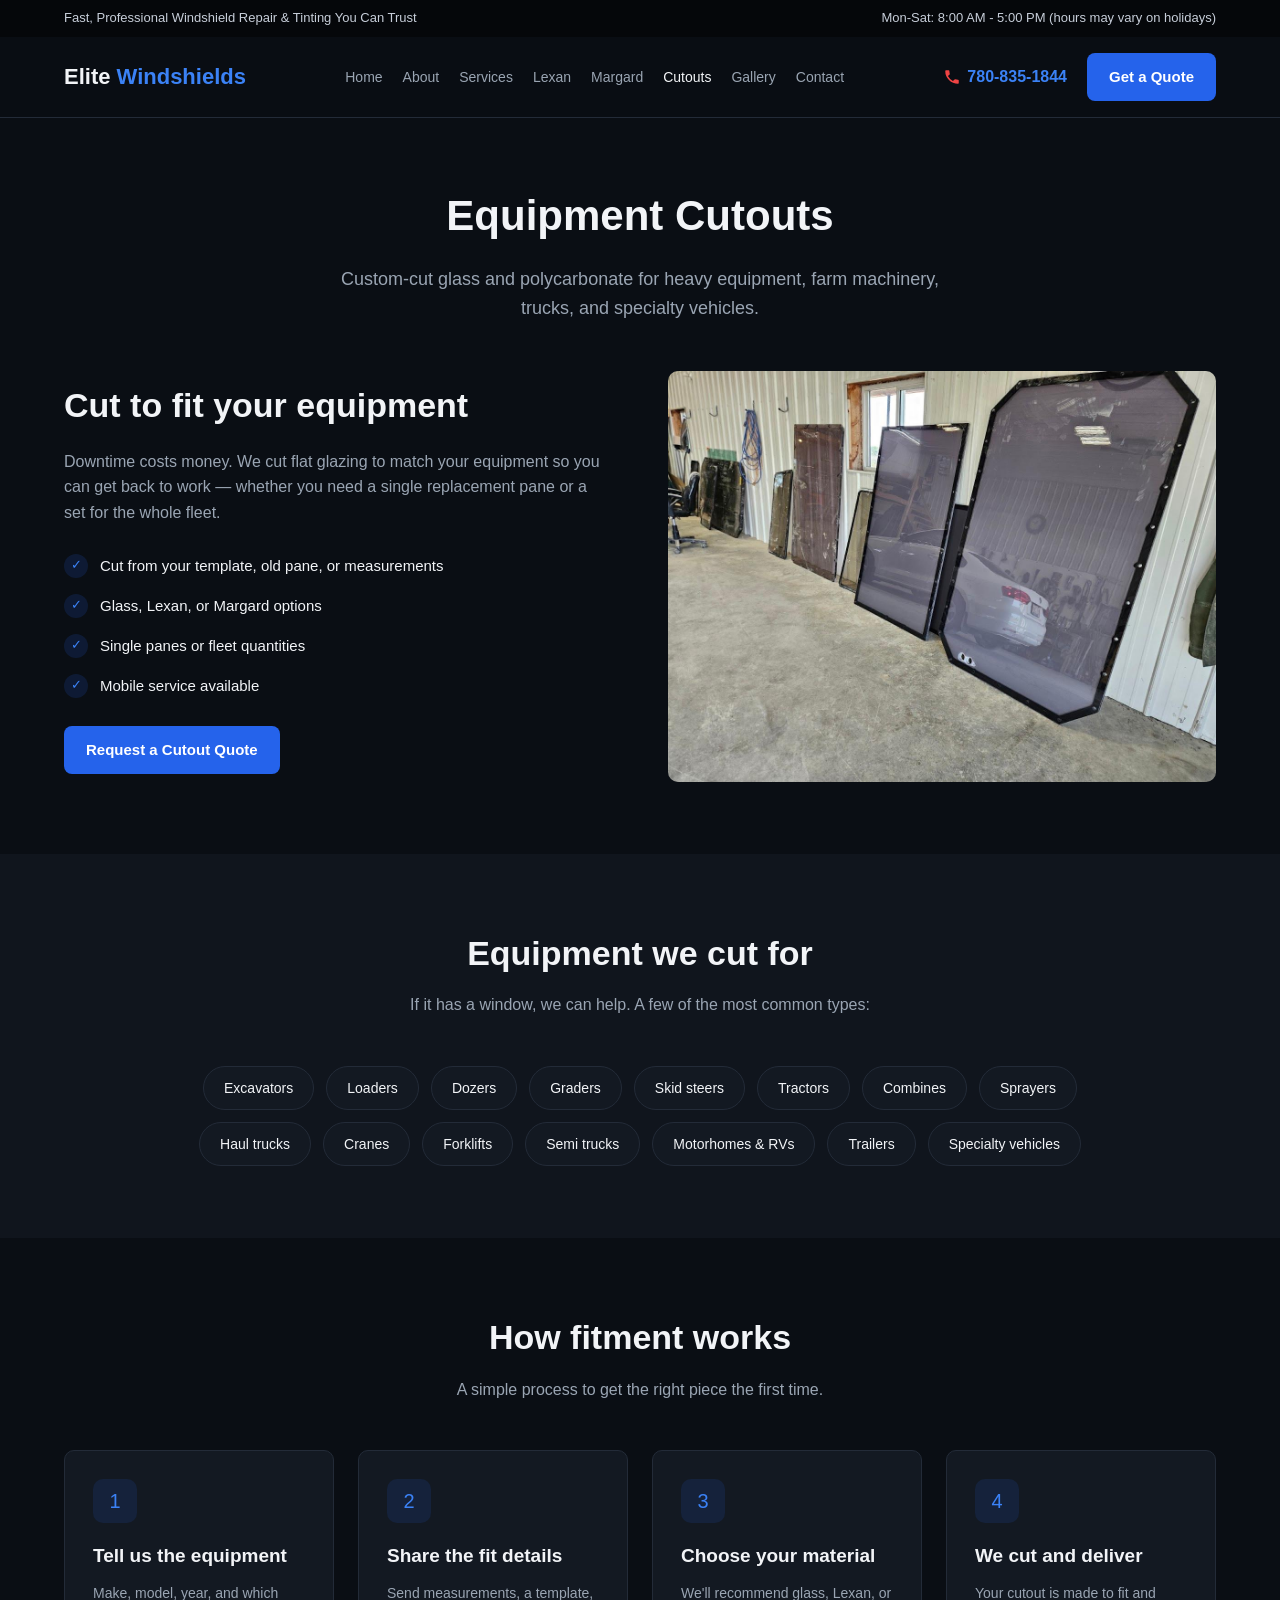
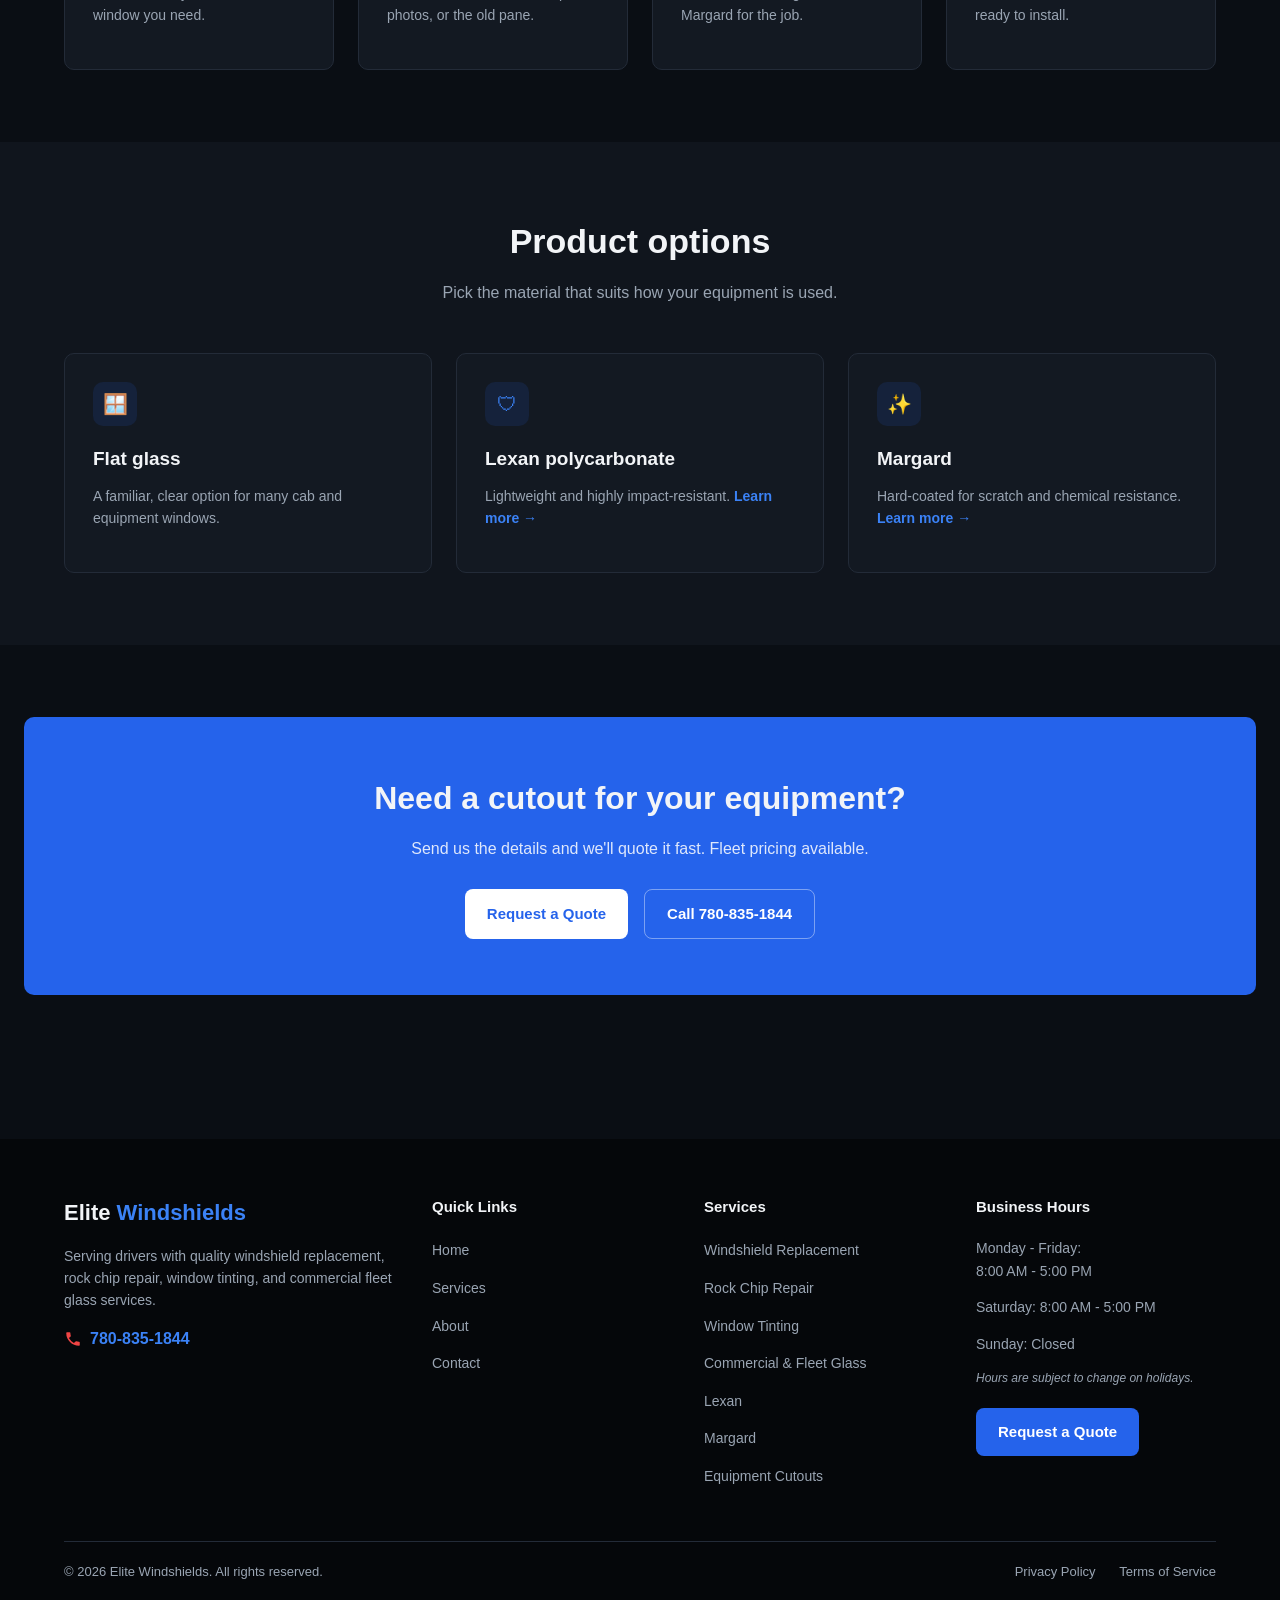
<file: equipment-cutouts.html>
<!DOCTYPE html>
<html lang="en">
<head>
<meta charset="UTF-8">
<meta name="viewport" content="width=device-width, initial-scale=1.0">
<title>Equipment Cutouts | Elite Windshields</title>
<meta name="description" content="Elite Windshields offers fast, professional windshield repair and replacement, window tinting, Lexan and Margard glazing, and equipment cutouts. Call 780-835-1844 for a free quote.">
<meta property="og:type" content="website">
<meta property="og:site_name" content="Elite Windshields">
<meta property="og:title" content="Equipment Cutouts | Elite Windshields">
<meta property="og:description" content="Elite Windshields offers fast, professional windshield repair and replacement, window tinting, Lexan and Margard glazing, and equipment cutouts. Call 780-835-1844 for a free quote.">
<meta property="og:url" content="https://elitewindshields.ca/equipment-cutouts.html">
<meta property="og:image" content="https://elitewindshields.ca/images/og-image.jpg">
<meta property="og:image:width" content="1200">
<meta property="og:image:height" content="630">
<meta property="og:image:alt" content="The Elite Windshields shop">
<meta name="twitter:card" content="summary_large_image">
<link rel="stylesheet" href="styles.css?v=11">
</head>
<body>

<div class="topbar">
  <div class="container">
    <span>Fast, Professional Windshield Repair &amp; Tinting You Can Trust</span>
    <span>Mon-Sat: 8:00 AM - 5:00 PM (hours may vary on holidays)</span>
  </div>
</div>

<header class="site-header">
  <div class="nav-wrap">
    <a href="index.html" class="logo">Elite <span>Windshields</span></a>
    <nav class="main-nav">
      <a href="index.html">Home</a>
      <a href="about.html">About</a>
      <a href="services.html">Services</a>
      <a href="lexan.html">Lexan</a>
      <a href="margard.html">Margard</a>
      <a href="equipment-cutouts.html" class="active">Cutouts</a>
      <a href="gallery.html">Gallery</a>
      <a href="contact.html">Contact</a>
    </nav>
    <div class="nav-right">
      <a class="nav-phone" href="tel:7808351844"><svg class="ico-phone" viewBox="0 0 24 24" width="18" height="18" aria-hidden="true"><path fill="currentColor" d="M6.62 10.79a15.05 15.05 0 0 0 6.59 6.59l2.2-2.2a1 1 0 0 1 1.02-.24c1.12.37 2.33.57 3.57.57a1 1 0 0 1 1 1V20a1 1 0 0 1-1 1A17 17 0 0 1 3 4a1 1 0 0 1 1-1h3.5a1 1 0 0 1 1 1c0 1.25.2 2.45.57 3.57a1 1 0 0 1-.25 1.02l-2.2 2.2z"/></svg> 780-835-1844</a>
      <a class="btn btn-primary" href="quote.html">Get a Quote</a>
      <button class="hamburger" aria-label="Menu"><span></span><span></span><span></span></button>
    </div>
  </div>
</header>

<section class="page-hero">
  <div class="container">
    <h1>Equipment Cutouts</h1>
    <p>Custom-cut glass and polycarbonate for heavy equipment, farm machinery, trucks, and specialty vehicles.</p>
  </div>
</section>

<section style="padding-top:0;">
  <div class="container why-section">
    <div>
      <h2 class="section-title" style="text-align:left;">Cut to fit your equipment</h2>
      <p style="color:var(--text-muted); font-size:16px;">Downtime costs money. We cut flat glazing to match your equipment so you can get back to work &mdash; whether you need a single replacement pane or a set for the whole fleet.</p>
      <ul class="why-list">
        <li><span class="check-circle">&#10003;</span> Cut from your template, old pane, or measurements</li>
        <li><span class="check-circle">&#10003;</span> Glass, Lexan, or Margard options</li>
        <li><span class="check-circle">&#10003;</span> Single panes or fleet quantities</li>
        <li><span class="check-circle">&#10003;</span> Mobile service available</li>
      </ul>
      <a href="quote.html?service=Equipment+Cutouts" class="btn btn-primary">Request a Cutout Quote</a>
    </div>
    <img src="images/glazing-stock.jpg" alt="Panels of cut replacement glazing in the Elite Windshields shop">
  </div>
</section>

<section class="section-alt">
  <div class="container">
    <h2 class="section-title">Equipment we cut for</h2>
    <p class="section-sub">If it has a window, we can help. A few of the most common types:</p>
    <div class="tag-list">
      <span>Excavators</span><span>Loaders</span><span>Dozers</span><span>Graders</span>
      <span>Skid steers</span><span>Tractors</span><span>Combines</span><span>Sprayers</span>
      <span>Haul trucks</span><span>Cranes</span><span>Forklifts</span><span>Semi trucks</span>
      <span>Motorhomes &amp; RVs</span><span>Trailers</span><span>Specialty vehicles</span>
    </div>
  </div>
</section>

<section>
  <div class="container">
    <h2 class="section-title">How fitment works</h2>
    <p class="section-sub">A simple process to get the right piece the first time.</p>
    <div class="grid-4">
      <div class="card"><div class="icon-box">1</div><h3>Tell us the equipment</h3><p>Make, model, year, and which window you need.</p></div>
      <div class="card"><div class="icon-box">2</div><h3>Share the fit details</h3><p>Send measurements, a template, photos, or the old pane.</p></div>
      <div class="card"><div class="icon-box">3</div><h3>Choose your material</h3><p>We'll recommend glass, Lexan, or Margard for the job.</p></div>
      <div class="card"><div class="icon-box">4</div><h3>We cut and deliver</h3><p>Your cutout is made to fit and ready to install.</p></div>
    </div>
  </div>
</section>

<section class="section-alt">
  <div class="container">
    <h2 class="section-title">Product options</h2>
    <p class="section-sub">Pick the material that suits how your equipment is used.</p>
    <div class="grid-3">
      <div class="card"><div class="icon-box">&#129695;</div><h3>Flat glass</h3><p>A familiar, clear option for many cab and equipment windows.</p></div>
      <div class="card"><div class="icon-box">&#128737;</div><h3>Lexan polycarbonate</h3><p>Lightweight and highly impact-resistant. <a href="lexan.html" style="color:var(--blue-light); font-weight:600;">Learn more &rarr;</a></p></div>
      <div class="card"><div class="icon-box">&#10024;</div><h3>Margard</h3><p>Hard-coated for scratch and chemical resistance. <a href="margard.html" style="color:var(--blue-light); font-weight:600;">Learn more &rarr;</a></p></div>
    </div>
  </div>
</section>

<section>
  <div class="cta-banner">
    <h2>Need a cutout for your equipment?</h2>
    <p>Send us the details and we'll quote it fast. Fleet pricing available.</p>
    <div class="cta-actions">
      <a href="quote.html?service=Equipment+Cutouts" class="btn btn-primary">Request a Quote</a>
      <a href="tel:7808351844" class="btn btn-outline">Call 780-835-1844</a>
    </div>
  </div>
</section>

<footer class="site-footer">
  <div class="container">
    <div class="footer-grid">
      <div>
        <a href="index.html" class="logo">Elite <span>Windshields</span></a>
        <p>Serving drivers with quality windshield replacement, rock chip repair, window tinting, and commercial fleet glass services.</p>
        <div class="footer-phone"><svg class="ico-phone" viewBox="0 0 24 24" width="18" height="18" aria-hidden="true"><path fill="currentColor" d="M6.62 10.79a15.05 15.05 0 0 0 6.59 6.59l2.2-2.2a1 1 0 0 1 1.02-.24c1.12.37 2.33.57 3.57.57a1 1 0 0 1 1 1V20a1 1 0 0 1-1 1A17 17 0 0 1 3 4a1 1 0 0 1 1-1h3.5a1 1 0 0 1 1 1c0 1.25.2 2.45.57 3.57a1 1 0 0 1-.25 1.02l-2.2 2.2z"/></svg> 780-835-1844</div>
      </div>
      <div>
        <h4>Quick Links</h4>
        <ul>
          <li><a href="index.html">Home</a></li>
          <li><a href="services.html">Services</a></li>
          <li><a href="about.html">About</a></li>
          <li><a href="contact.html">Contact</a></li>
        </ul>
      </div>
      <div>
        <h4>Services</h4>
        <ul>
          <li><a href="services.html">Windshield Replacement</a></li>
          <li><a href="services.html">Rock Chip Repair</a></li>
          <li><a href="services.html">Window Tinting</a></li>
          <li><a href="services.html">Commercial &amp; Fleet Glass</a></li>
          <li><a href="lexan.html">Lexan</a></li>
          <li><a href="margard.html">Margard</a></li>
          <li><a href="equipment-cutouts.html">Equipment Cutouts</a></li>
        </ul>
      </div>
      <div>
        <h4>Business Hours</h4>
        <p>Monday - Friday:<br>8:00 AM - 5:00 PM</p>
        <p>Saturday: 8:00 AM - 5:00 PM</p>
        <p>Sunday: Closed</p>
        <p class="hours-note">Hours are subject to change on holidays.</p>
        <a href="quote.html" class="btn btn-primary" style="margin-top:8px;">Request a Quote</a>
      </div>
    </div>
    <div class="footer-bottom">
      <span>&copy; 2026 Elite Windshields. All rights reserved.</span>
      <div>
        <a href="privacy.html">Privacy Policy</a>
        <a href="terms.html">Terms of Service</a>
      </div>
    </div>
  </div>
</footer>

<script src="script.js?v=14"></script>
<script defer src="https://foundry-ai-ruby.vercel.app/t.js" data-site="gysYs55wLsYmz15GFcN4"></script>
</body>
</html>
</file>
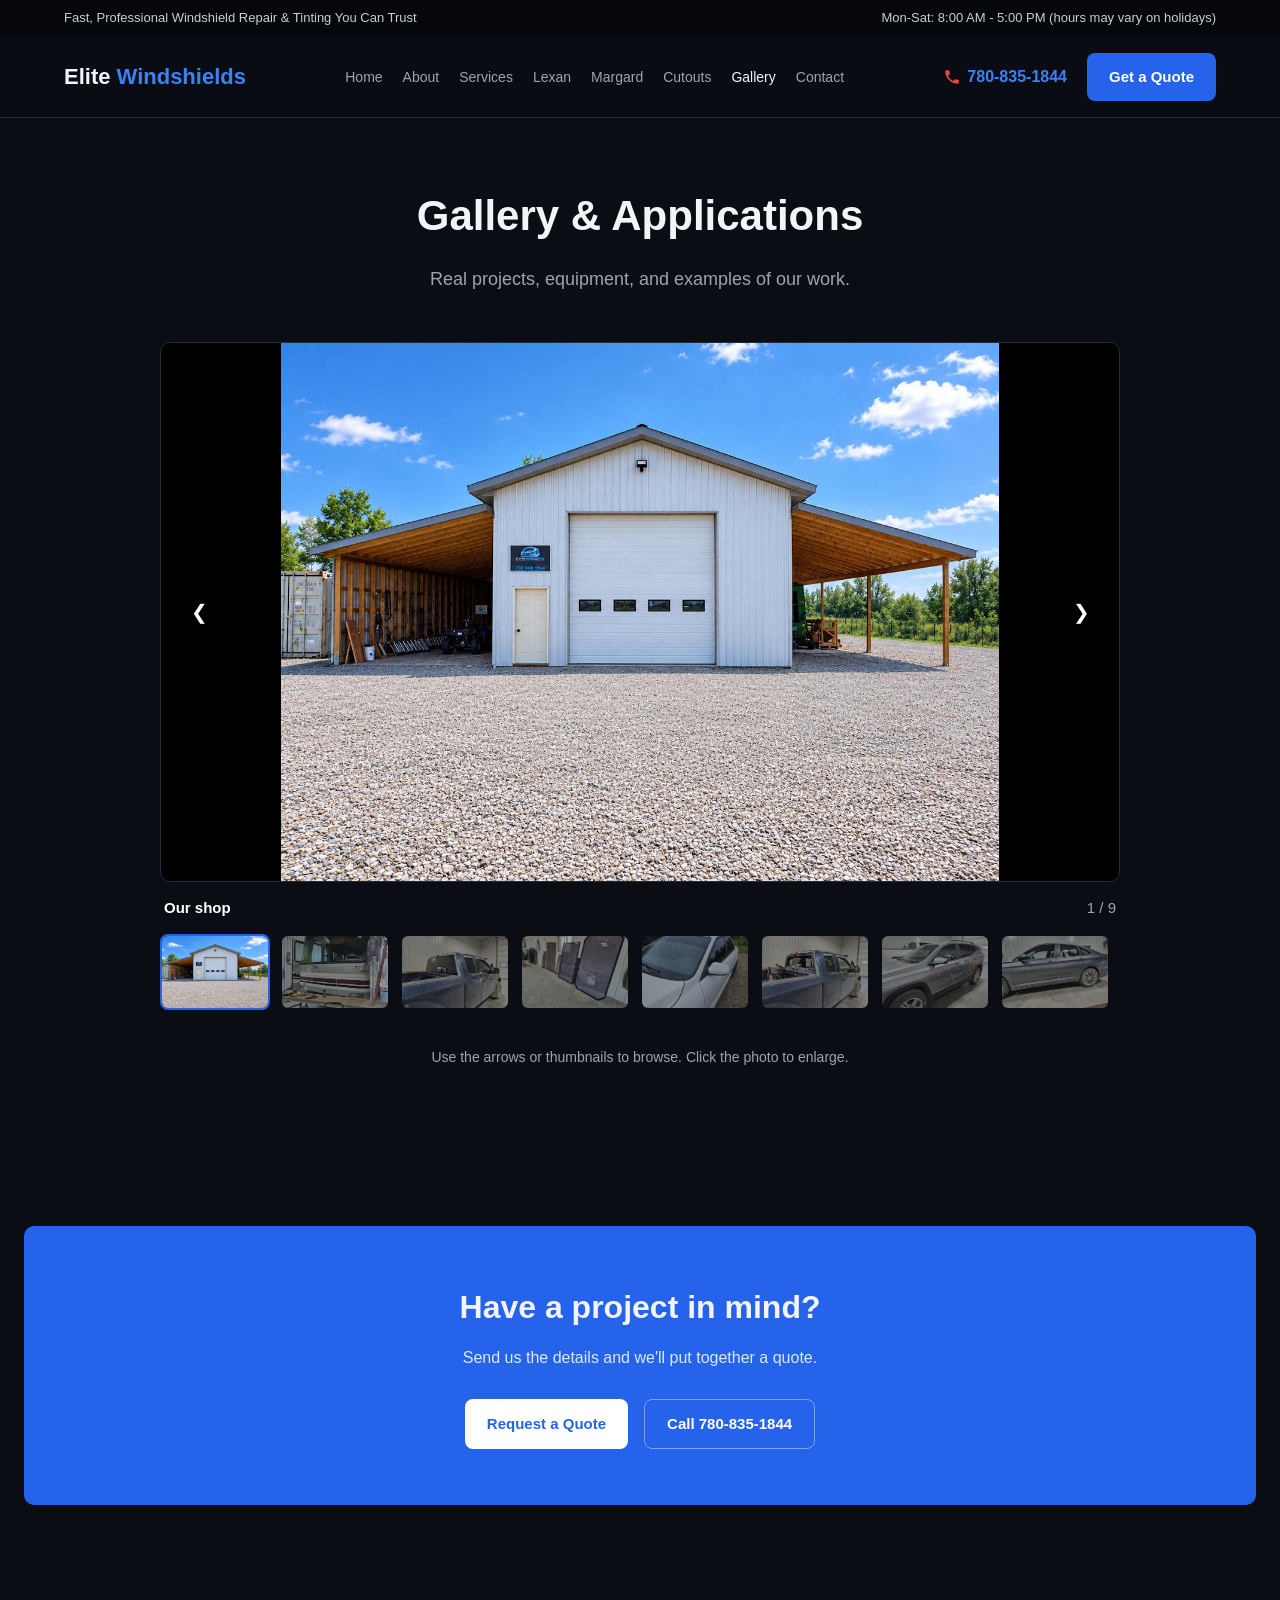
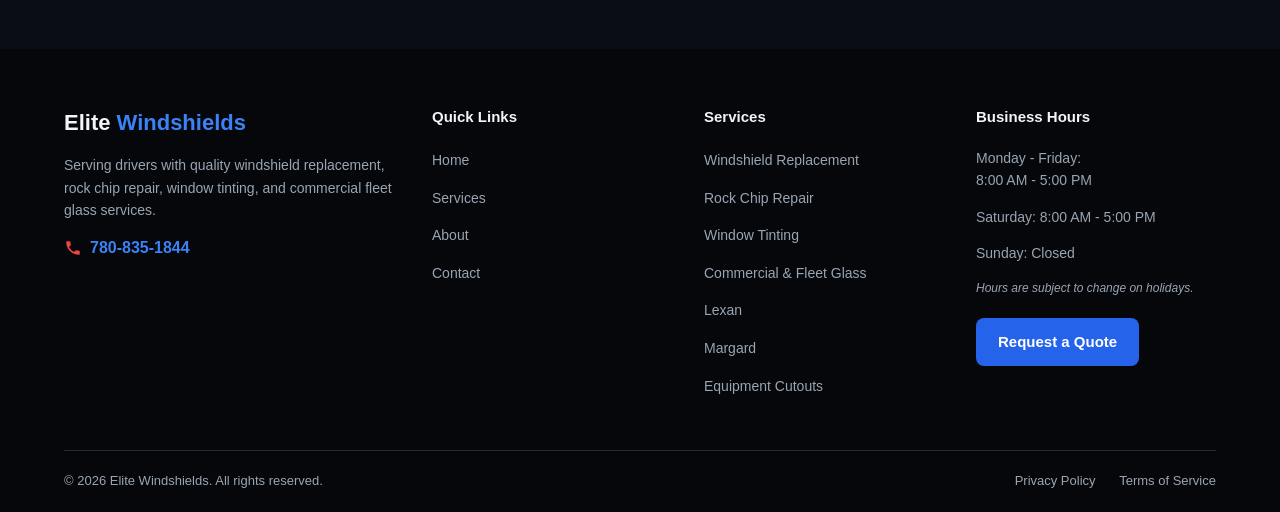
<file: gallery.html>
<!DOCTYPE html>
<html lang="en">
<head>
<meta charset="UTF-8">
<meta name="viewport" content="width=device-width, initial-scale=1.0">
<title>Gallery | Elite Windshields</title>
<meta name="description" content="Elite Windshields offers fast, professional windshield repair and replacement, window tinting, Lexan and Margard glazing, and equipment cutouts. Call 780-835-1844 for a free quote.">
<meta property="og:type" content="website">
<meta property="og:site_name" content="Elite Windshields">
<meta property="og:title" content="Gallery | Elite Windshields">
<meta property="og:description" content="Elite Windshields offers fast, professional windshield repair and replacement, window tinting, Lexan and Margard glazing, and equipment cutouts. Call 780-835-1844 for a free quote.">
<meta property="og:url" content="https://elitewindshields.ca/gallery.html">
<meta property="og:image" content="https://elitewindshields.ca/images/og-image.jpg">
<meta property="og:image:width" content="1200">
<meta property="og:image:height" content="630">
<meta property="og:image:alt" content="The Elite Windshields shop">
<meta name="twitter:card" content="summary_large_image">
<link rel="stylesheet" href="styles.css?v=11">
</head>
<body>

<div class="topbar">
  <div class="container">
    <span>Fast, Professional Windshield Repair &amp; Tinting You Can Trust</span>
    <span>Mon-Sat: 8:00 AM - 5:00 PM (hours may vary on holidays)</span>
  </div>
</div>

<header class="site-header">
  <div class="nav-wrap">
    <a href="index.html" class="logo">Elite <span>Windshields</span></a>
    <nav class="main-nav">
      <a href="index.html">Home</a>
      <a href="about.html">About</a>
      <a href="services.html">Services</a>
      <a href="lexan.html">Lexan</a>
      <a href="margard.html">Margard</a>
      <a href="equipment-cutouts.html">Cutouts</a>
      <a href="gallery.html" class="active">Gallery</a>
      <a href="contact.html">Contact</a>
    </nav>
    <div class="nav-right">
      <a class="nav-phone" href="tel:7808351844"><svg class="ico-phone" viewBox="0 0 24 24" width="18" height="18" aria-hidden="true"><path fill="currentColor" d="M6.62 10.79a15.05 15.05 0 0 0 6.59 6.59l2.2-2.2a1 1 0 0 1 1.02-.24c1.12.37 2.33.57 3.57.57a1 1 0 0 1 1 1V20a1 1 0 0 1-1 1A17 17 0 0 1 3 4a1 1 0 0 1 1-1h3.5a1 1 0 0 1 1 1c0 1.25.2 2.45.57 3.57a1 1 0 0 1-.25 1.02l-2.2 2.2z"/></svg> 780-835-1844</a>
      <a class="btn btn-primary" href="quote.html">Get a Quote</a>
      <button class="hamburger" aria-label="Menu"><span></span><span></span><span></span></button>
    </div>
  </div>
</header>

<section class="page-hero">
  <div class="container">
    <h1>Gallery &amp; Applications</h1>
    <p>Real projects, equipment, and examples of our work.</p>
  </div>
</section>

<section style="padding-top:0;">
  <div class="container">
    <div class="gallery-grid" data-carousel>
      <figure class="gallery-item"><img src="images/shop.jpg" data-full="images/shop.jpg" alt="Our shop" loading="lazy"><figcaption>Our shop</figcaption></figure>
      <figure class="gallery-item"><img src="images/motorhome.jpg" data-full="images/motorhome.jpg" alt="Motorhome windshield project" loading="lazy"><figcaption>Motorhome windshield project</figcaption></figure>
      <figure class="gallery-item"><img src="images/truck-glass.jpg" data-full="images/truck-glass.jpg" alt="Truck glass project" loading="lazy"><figcaption>Truck glass project</figcaption></figure>
      <figure class="gallery-item"><img src="images/glazing-stock.jpg" data-full="images/glazing-stock.jpg" alt="Replacement glazing in stock" loading="lazy"><figcaption>Replacement glazing in stock</figcaption></figure>
      <figure class="gallery-item"><img src="images/vehicle-glass.jpg" data-full="images/vehicle-glass.jpg" alt="Vehicle glass project" loading="lazy"><figcaption>Vehicle glass project</figcaption></figure>
      <figure class="gallery-item"><img src="images/truck-side-glass.jpg" data-full="images/truck-side-glass.jpg" alt="Truck side glass" loading="lazy"><figcaption>Truck side glass</figcaption></figure>
      <figure class="gallery-item"><img src="images/suv-glass.jpg" data-full="images/suv-glass.jpg" alt="SUV glass project" loading="lazy"><figcaption>SUV glass project</figcaption></figure>
      <figure class="gallery-item"><img src="images/sedan-glass.jpg" data-full="images/sedan-glass.jpg" alt="Sedan glass project" loading="lazy"><figcaption>Sedan glass project</figcaption></figure>
      <figure class="gallery-item"><img src="images/sedan-windshield.jpg" data-full="images/sedan-windshield.jpg" alt="Sedan windshield project" loading="lazy"><figcaption>Sedan windshield project</figcaption></figure>
    </div>
    <p style="text-align:center; color:var(--text-muted); font-size:14px; margin-top:28px;">Use the arrows or thumbnails to browse. Click the photo to enlarge.</p>
  </div>
</section>

<section>
  <div class="cta-banner">
    <h2>Have a project in mind?</h2>
    <p>Send us the details and we'll put together a quote.</p>
    <div class="cta-actions">
      <a href="quote.html" class="btn btn-primary">Request a Quote</a>
      <a href="tel:7808351844" class="btn btn-outline">Call 780-835-1844</a>
    </div>
  </div>
</section>

<footer class="site-footer">
  <div class="container">
    <div class="footer-grid">
      <div>
        <a href="index.html" class="logo">Elite <span>Windshields</span></a>
        <p>Serving drivers with quality windshield replacement, rock chip repair, window tinting, and commercial fleet glass services.</p>
        <div class="footer-phone"><svg class="ico-phone" viewBox="0 0 24 24" width="18" height="18" aria-hidden="true"><path fill="currentColor" d="M6.62 10.79a15.05 15.05 0 0 0 6.59 6.59l2.2-2.2a1 1 0 0 1 1.02-.24c1.12.37 2.33.57 3.57.57a1 1 0 0 1 1 1V20a1 1 0 0 1-1 1A17 17 0 0 1 3 4a1 1 0 0 1 1-1h3.5a1 1 0 0 1 1 1c0 1.25.2 2.45.57 3.57a1 1 0 0 1-.25 1.02l-2.2 2.2z"/></svg> 780-835-1844</div>
      </div>
      <div>
        <h4>Quick Links</h4>
        <ul>
          <li><a href="index.html">Home</a></li>
          <li><a href="services.html">Services</a></li>
          <li><a href="about.html">About</a></li>
          <li><a href="contact.html">Contact</a></li>
        </ul>
      </div>
      <div>
        <h4>Services</h4>
        <ul>
          <li><a href="services.html">Windshield Replacement</a></li>
          <li><a href="services.html">Rock Chip Repair</a></li>
          <li><a href="services.html">Window Tinting</a></li>
          <li><a href="services.html">Commercial &amp; Fleet Glass</a></li>
          <li><a href="lexan.html">Lexan</a></li>
          <li><a href="margard.html">Margard</a></li>
          <li><a href="equipment-cutouts.html">Equipment Cutouts</a></li>
        </ul>
      </div>
      <div>
        <h4>Business Hours</h4>
        <p>Monday - Friday:<br>8:00 AM - 5:00 PM</p>
        <p>Saturday: 8:00 AM - 5:00 PM</p>
        <p>Sunday: Closed</p>
        <p class="hours-note">Hours are subject to change on holidays.</p>
        <a href="quote.html" class="btn btn-primary" style="margin-top:8px;">Request a Quote</a>
      </div>
    </div>
    <div class="footer-bottom">
      <span>&copy; 2026 Elite Windshields. All rights reserved.</span>
      <div>
        <a href="privacy.html">Privacy Policy</a>
        <a href="terms.html">Terms of Service</a>
      </div>
    </div>
  </div>
</footer>

<script src="script.js?v=14"></script>
<script defer src="https://foundry-ai-ruby.vercel.app/t.js" data-site="gysYs55wLsYmz15GFcN4"></script>
</body>
</html>
</file>
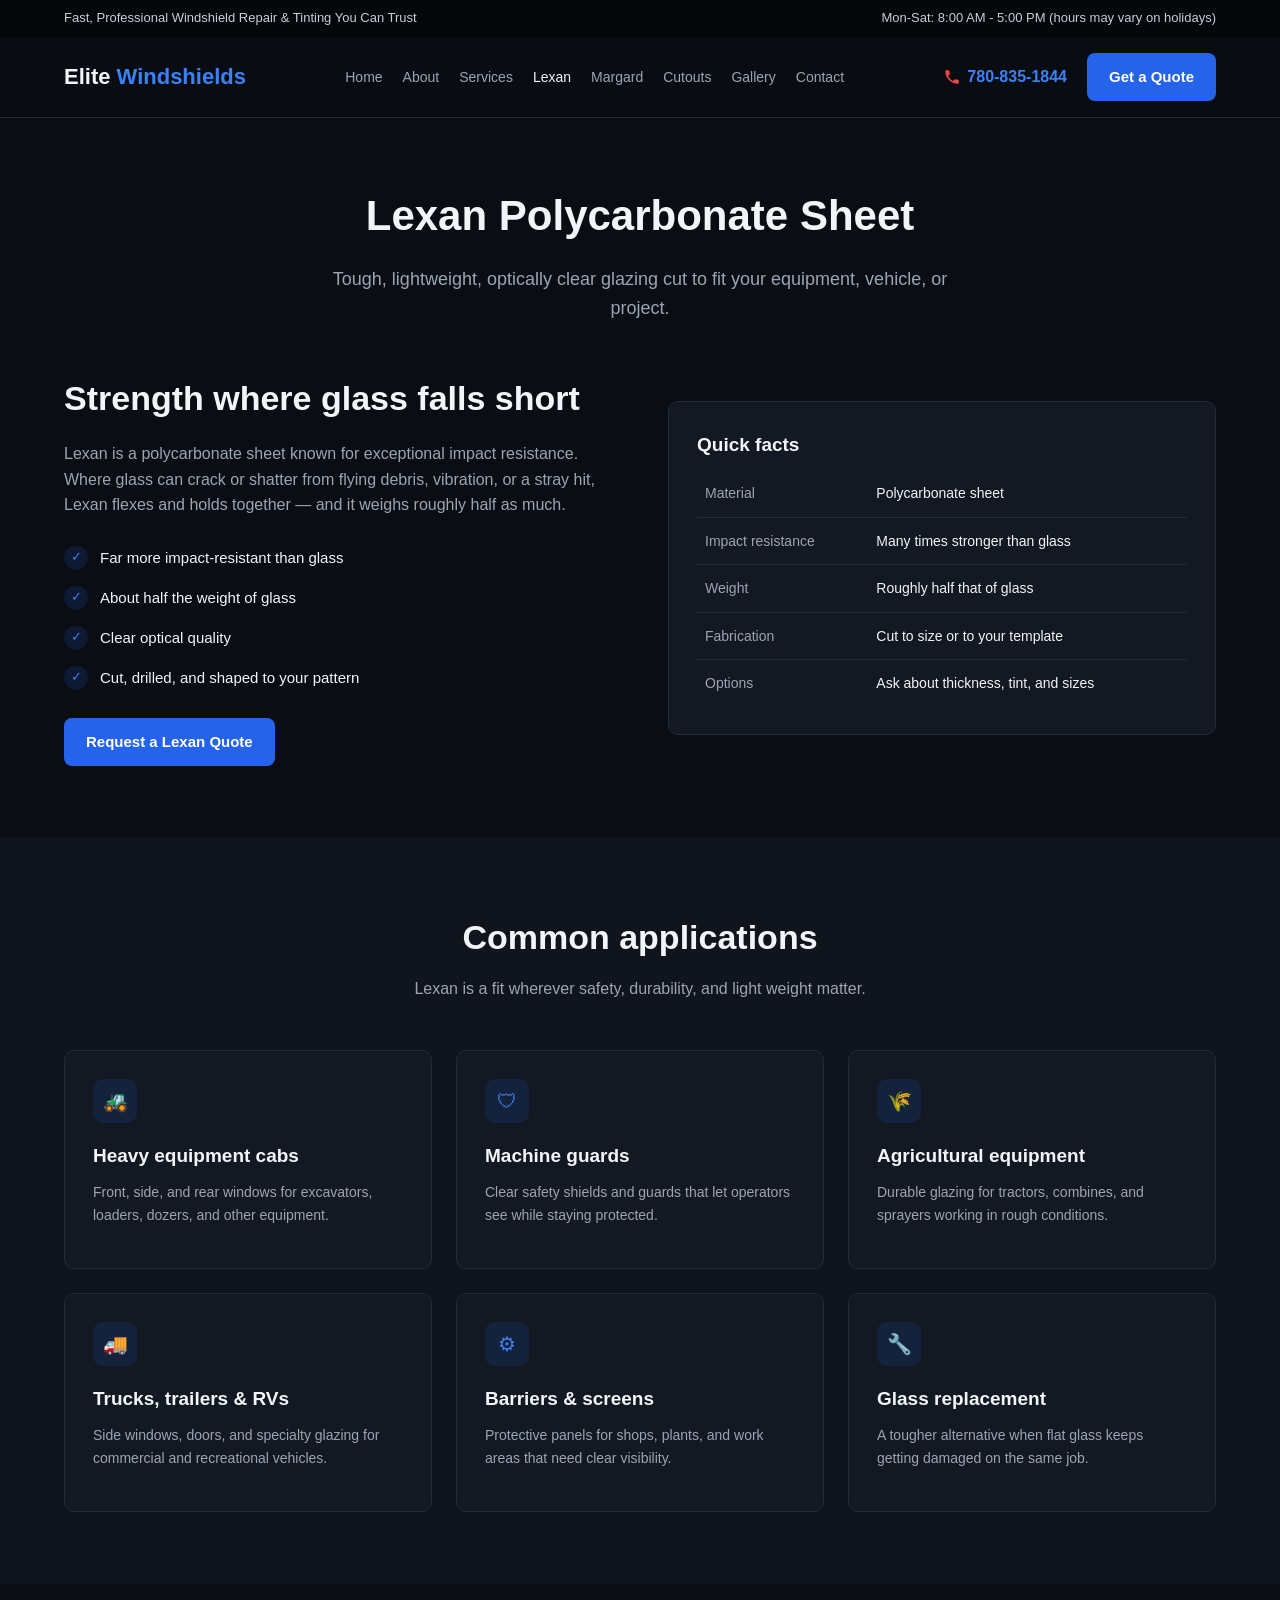
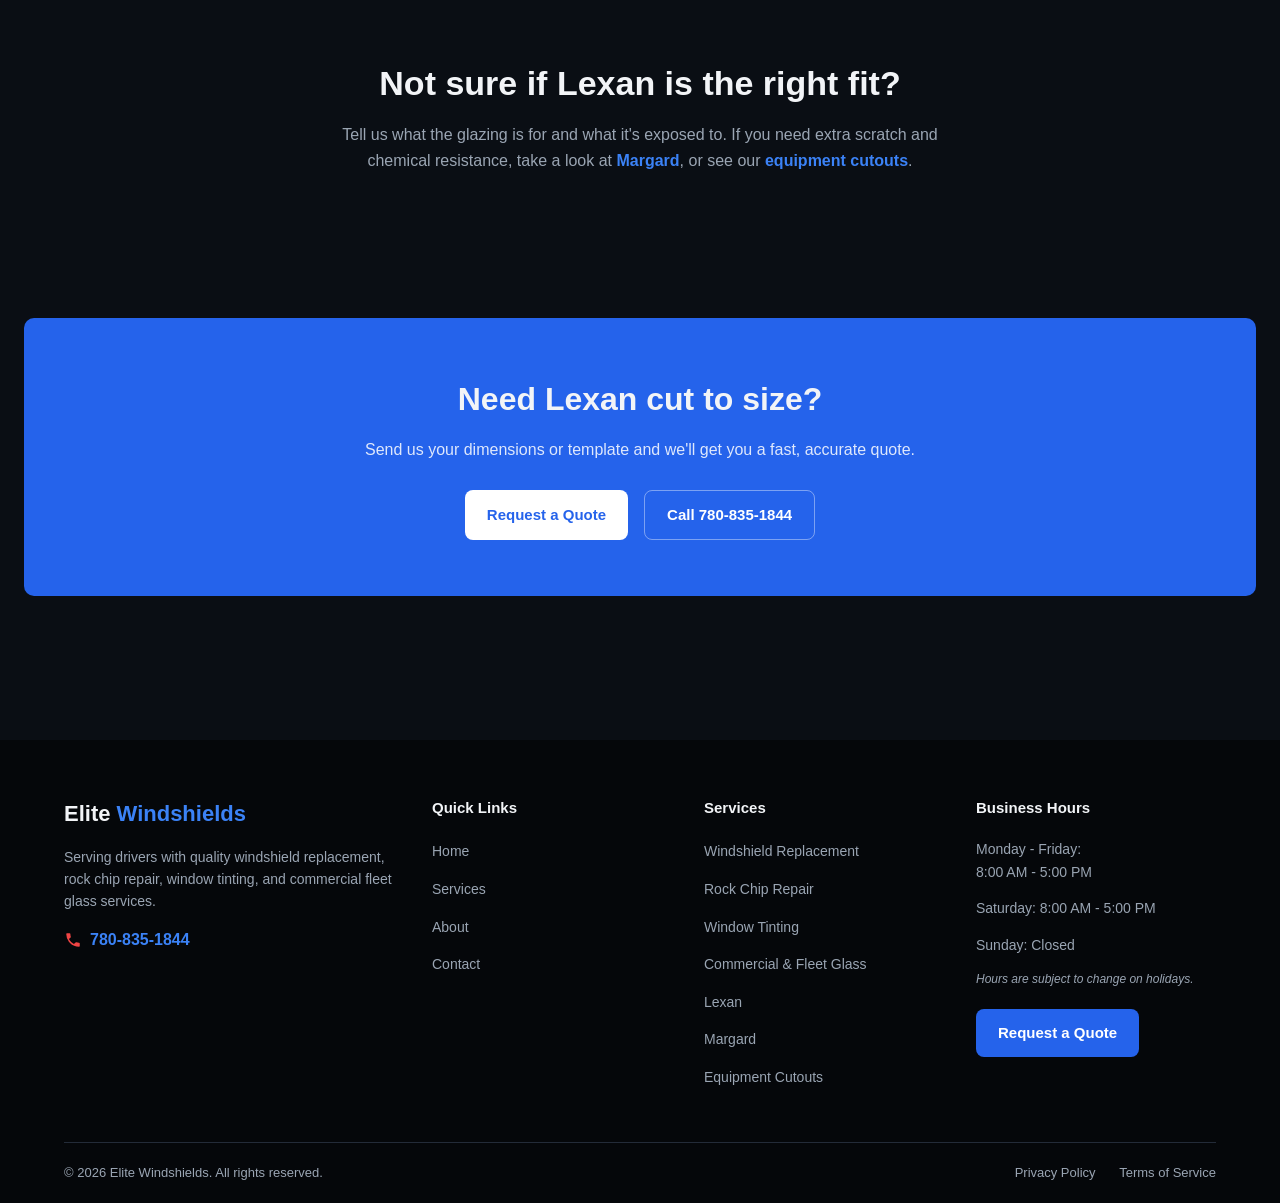
<file: lexan.html>
<!DOCTYPE html>
<html lang="en">
<head>
<meta charset="UTF-8">
<meta name="viewport" content="width=device-width, initial-scale=1.0">
<title>Lexan | Elite Windshields</title>
<meta name="description" content="Elite Windshields offers fast, professional windshield repair and replacement, window tinting, Lexan and Margard glazing, and equipment cutouts. Call 780-835-1844 for a free quote.">
<meta property="og:type" content="website">
<meta property="og:site_name" content="Elite Windshields">
<meta property="og:title" content="Lexan | Elite Windshields">
<meta property="og:description" content="Elite Windshields offers fast, professional windshield repair and replacement, window tinting, Lexan and Margard glazing, and equipment cutouts. Call 780-835-1844 for a free quote.">
<meta property="og:url" content="https://elitewindshields.ca/lexan.html">
<meta property="og:image" content="https://elitewindshields.ca/images/og-image.jpg">
<meta property="og:image:width" content="1200">
<meta property="og:image:height" content="630">
<meta property="og:image:alt" content="The Elite Windshields shop">
<meta name="twitter:card" content="summary_large_image">
<link rel="stylesheet" href="styles.css?v=11">
</head>
<body>

<div class="topbar">
  <div class="container">
    <span>Fast, Professional Windshield Repair &amp; Tinting You Can Trust</span>
    <span>Mon-Sat: 8:00 AM - 5:00 PM (hours may vary on holidays)</span>
  </div>
</div>

<header class="site-header">
  <div class="nav-wrap">
    <a href="index.html" class="logo">Elite <span>Windshields</span></a>
    <nav class="main-nav">
      <a href="index.html">Home</a>
      <a href="about.html">About</a>
      <a href="services.html">Services</a>
      <a href="lexan.html" class="active">Lexan</a>
      <a href="margard.html">Margard</a>
      <a href="equipment-cutouts.html">Cutouts</a>
      <a href="gallery.html">Gallery</a>
      <a href="contact.html">Contact</a>
    </nav>
    <div class="nav-right">
      <a class="nav-phone" href="tel:7808351844"><svg class="ico-phone" viewBox="0 0 24 24" width="18" height="18" aria-hidden="true"><path fill="currentColor" d="M6.62 10.79a15.05 15.05 0 0 0 6.59 6.59l2.2-2.2a1 1 0 0 1 1.02-.24c1.12.37 2.33.57 3.57.57a1 1 0 0 1 1 1V20a1 1 0 0 1-1 1A17 17 0 0 1 3 4a1 1 0 0 1 1-1h3.5a1 1 0 0 1 1 1c0 1.25.2 2.45.57 3.57a1 1 0 0 1-.25 1.02l-2.2 2.2z"/></svg> 780-835-1844</a>
      <a class="btn btn-primary" href="quote.html">Get a Quote</a>
      <button class="hamburger" aria-label="Menu"><span></span><span></span><span></span></button>
    </div>
  </div>
</header>

<section class="page-hero">
  <div class="container">
    <h1>Lexan Polycarbonate Sheet</h1>
    <p>Tough, lightweight, optically clear glazing cut to fit your equipment, vehicle, or project.</p>
  </div>
</section>

<section style="padding-top:0;">
  <div class="container why-section">
    <div>
      <h2 class="section-title" style="text-align:left;">Strength where glass falls short</h2>
      <p style="color:var(--text-muted); font-size:16px;">Lexan is a polycarbonate sheet known for exceptional impact resistance. Where glass can crack or shatter from flying debris, vibration, or a stray hit, Lexan flexes and holds together &mdash; and it weighs roughly half as much.</p>
      <ul class="why-list">
        <li><span class="check-circle">&#10003;</span> Far more impact-resistant than glass</li>
        <li><span class="check-circle">&#10003;</span> About half the weight of glass</li>
        <li><span class="check-circle">&#10003;</span> Clear optical quality</li>
        <li><span class="check-circle">&#10003;</span> Cut, drilled, and shaped to your pattern</li>
      </ul>
      <a href="quote.html?service=Lexan+Polycarbonate+Sheet" class="btn btn-primary">Request a Lexan Quote</a>
    </div>
    <div class="card">
      <h3>Quick facts</h3>
      <table class="spec-table">
        <tr><td>Material</td><td>Polycarbonate sheet</td></tr>
        <tr><td>Impact resistance</td><td>Many times stronger than glass</td></tr>
        <tr><td>Weight</td><td>Roughly half that of glass</td></tr>
        <tr><td>Fabrication</td><td>Cut to size or to your template</td></tr>
        <tr><td>Options</td><td>Ask about thickness, tint, and sizes</td></tr>
      </table>
    </div>
  </div>
</section>

<section class="section-alt">
  <div class="container">
    <h2 class="section-title">Common applications</h2>
    <p class="section-sub">Lexan is a fit wherever safety, durability, and light weight matter.</p>
    <div class="grid-3">
      <div class="card"><div class="icon-box">&#128668;</div><h3>Heavy equipment cabs</h3><p>Front, side, and rear windows for excavators, loaders, dozers, and other equipment.</p></div>
      <div class="card"><div class="icon-box">&#128737;</div><h3>Machine guards</h3><p>Clear safety shields and guards that let operators see while staying protected.</p></div>
      <div class="card"><div class="icon-box">&#127806;</div><h3>Agricultural equipment</h3><p>Durable glazing for tractors, combines, and sprayers working in rough conditions.</p></div>
      <div class="card"><div class="icon-box">&#128666;</div><h3>Trucks, trailers &amp; RVs</h3><p>Side windows, doors, and specialty glazing for commercial and recreational vehicles.</p></div>
      <div class="card"><div class="icon-box">&#9881;</div><h3>Barriers &amp; screens</h3><p>Protective panels for shops, plants, and work areas that need clear visibility.</p></div>
      <div class="card"><div class="icon-box">&#128295;</div><h3>Glass replacement</h3><p>A tougher alternative when flat glass keeps getting damaged on the same job.</p></div>
    </div>
  </div>
</section>

<section>
  <div class="container" style="max-width:820px; text-align:center;">
    <h2 class="section-title">Not sure if Lexan is the right fit?</h2>
    <p class="section-sub" style="margin-bottom:0;">Tell us what the glazing is for and what it's exposed to. If you need extra scratch and chemical resistance, take a look at <a href="margard.html" style="color:var(--blue-light); font-weight:600;">Margard</a>, or see our <a href="equipment-cutouts.html" style="color:var(--blue-light); font-weight:600;">equipment cutouts</a>.</p>
  </div>
</section>

<section>
  <div class="cta-banner">
    <h2>Need Lexan cut to size?</h2>
    <p>Send us your dimensions or template and we'll get you a fast, accurate quote.</p>
    <div class="cta-actions">
      <a href="quote.html?service=Lexan+Polycarbonate+Sheet" class="btn btn-primary">Request a Quote</a>
      <a href="tel:7808351844" class="btn btn-outline">Call 780-835-1844</a>
    </div>
  </div>
</section>

<footer class="site-footer">
  <div class="container">
    <div class="footer-grid">
      <div>
        <a href="index.html" class="logo">Elite <span>Windshields</span></a>
        <p>Serving drivers with quality windshield replacement, rock chip repair, window tinting, and commercial fleet glass services.</p>
        <div class="footer-phone"><svg class="ico-phone" viewBox="0 0 24 24" width="18" height="18" aria-hidden="true"><path fill="currentColor" d="M6.62 10.79a15.05 15.05 0 0 0 6.59 6.59l2.2-2.2a1 1 0 0 1 1.02-.24c1.12.37 2.33.57 3.57.57a1 1 0 0 1 1 1V20a1 1 0 0 1-1 1A17 17 0 0 1 3 4a1 1 0 0 1 1-1h3.5a1 1 0 0 1 1 1c0 1.25.2 2.45.57 3.57a1 1 0 0 1-.25 1.02l-2.2 2.2z"/></svg> 780-835-1844</div>
      </div>
      <div>
        <h4>Quick Links</h4>
        <ul>
          <li><a href="index.html">Home</a></li>
          <li><a href="services.html">Services</a></li>
          <li><a href="about.html">About</a></li>
          <li><a href="contact.html">Contact</a></li>
        </ul>
      </div>
      <div>
        <h4>Services</h4>
        <ul>
          <li><a href="services.html">Windshield Replacement</a></li>
          <li><a href="services.html">Rock Chip Repair</a></li>
          <li><a href="services.html">Window Tinting</a></li>
          <li><a href="services.html">Commercial &amp; Fleet Glass</a></li>
          <li><a href="lexan.html">Lexan</a></li>
          <li><a href="margard.html">Margard</a></li>
          <li><a href="equipment-cutouts.html">Equipment Cutouts</a></li>
        </ul>
      </div>
      <div>
        <h4>Business Hours</h4>
        <p>Monday - Friday:<br>8:00 AM - 5:00 PM</p>
        <p>Saturday: 8:00 AM - 5:00 PM</p>
        <p>Sunday: Closed</p>
        <p class="hours-note">Hours are subject to change on holidays.</p>
        <a href="quote.html" class="btn btn-primary" style="margin-top:8px;">Request a Quote</a>
      </div>
    </div>
    <div class="footer-bottom">
      <span>&copy; 2026 Elite Windshields. All rights reserved.</span>
      <div>
        <a href="privacy.html">Privacy Policy</a>
        <a href="terms.html">Terms of Service</a>
      </div>
    </div>
  </div>
</footer>

<script src="script.js?v=14"></script>
<script defer src="https://foundry-ai-ruby.vercel.app/t.js" data-site="gysYs55wLsYmz15GFcN4"></script>
</body>
</html>
</file>
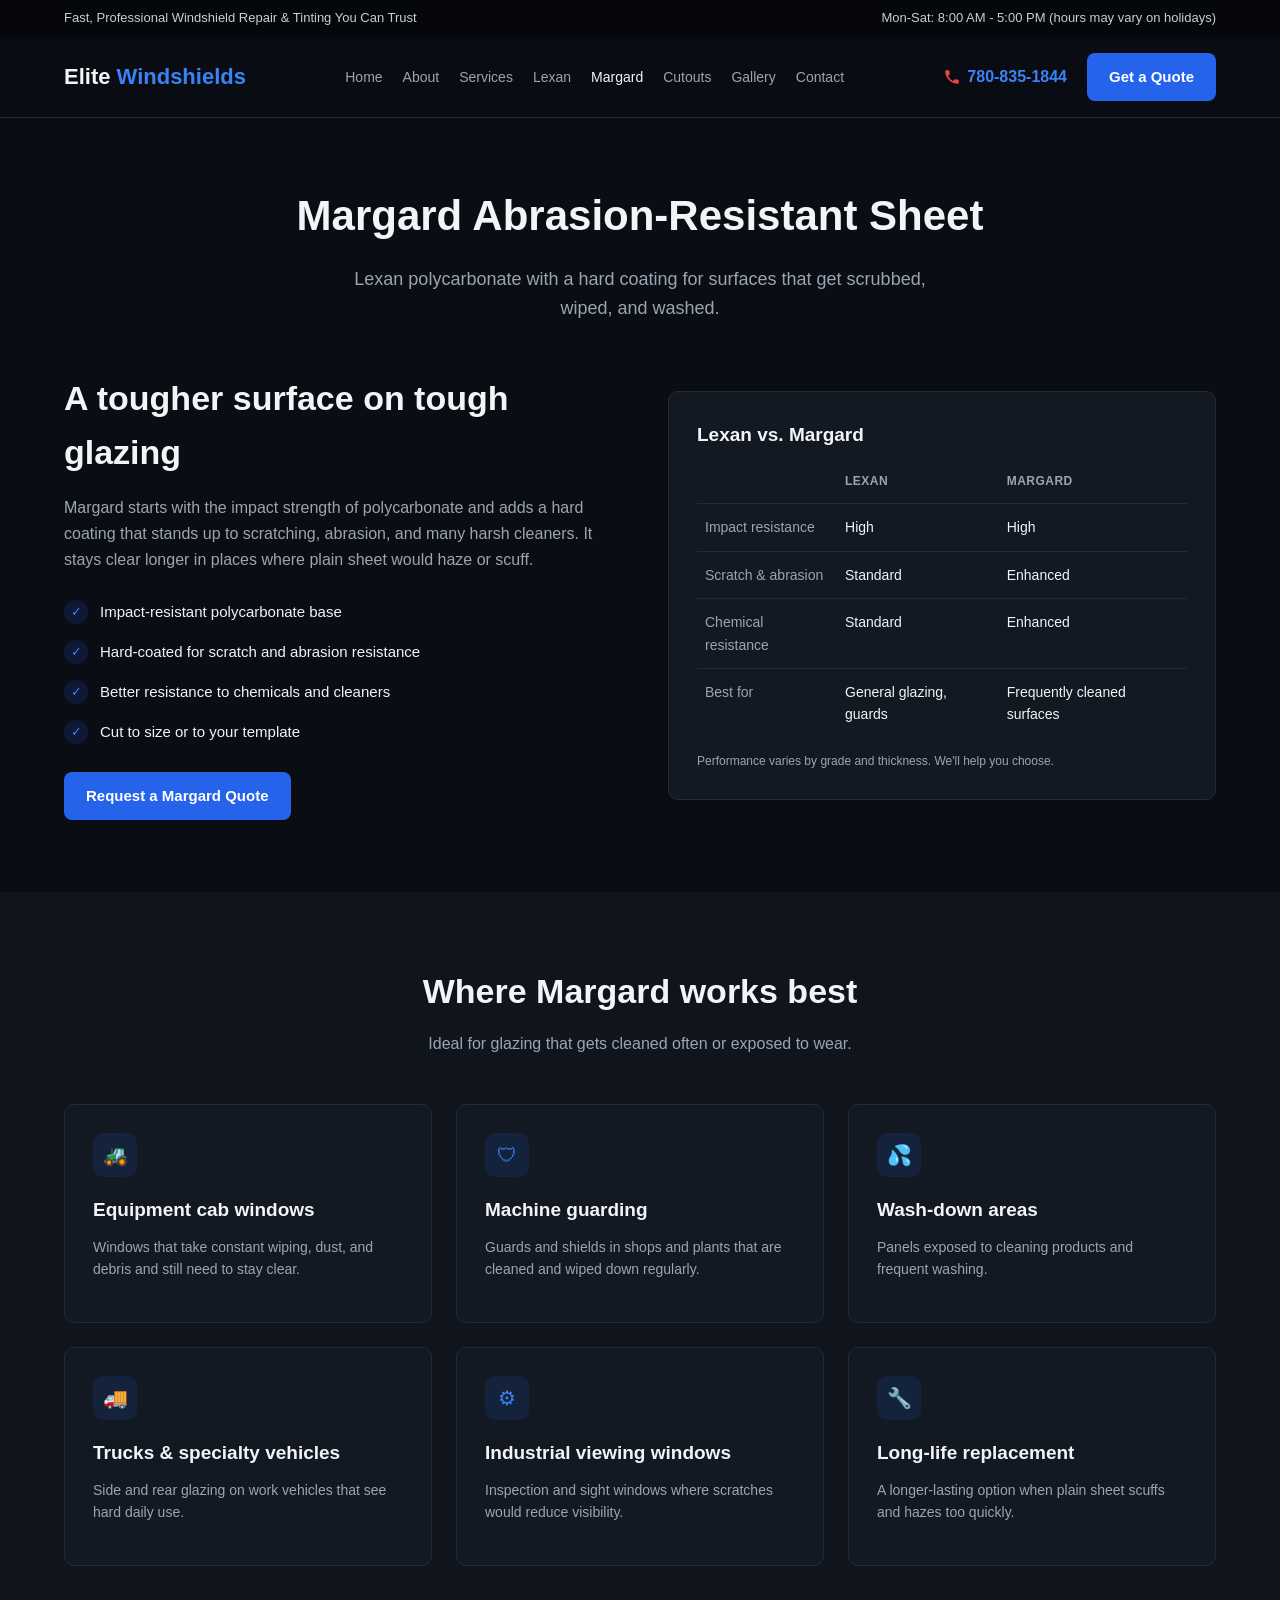
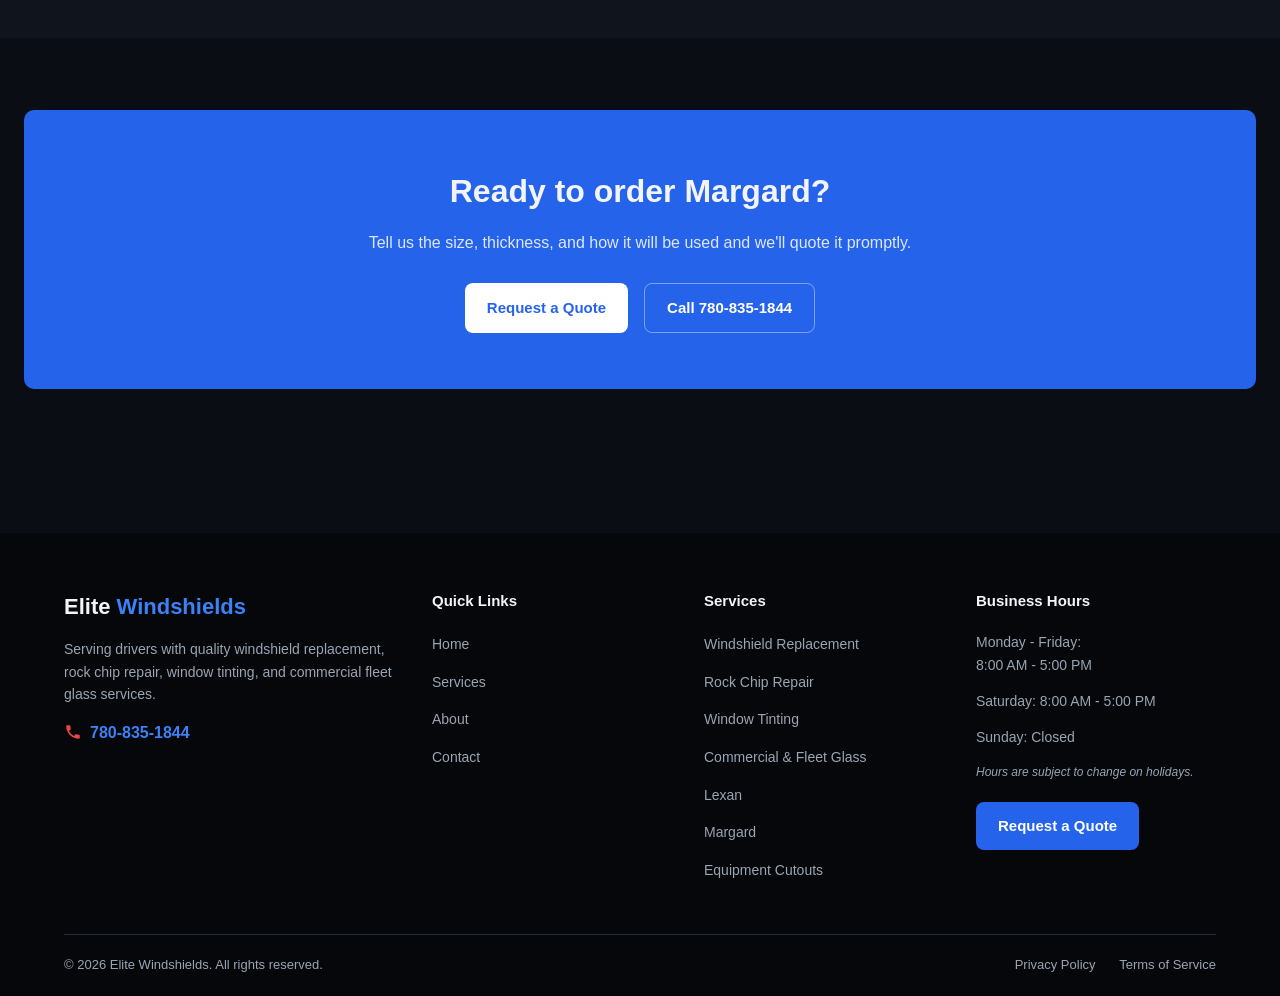
<file: margard.html>
<!DOCTYPE html>
<html lang="en">
<head>
<meta charset="UTF-8">
<meta name="viewport" content="width=device-width, initial-scale=1.0">
<title>Margard | Elite Windshields</title>
<meta name="description" content="Elite Windshields offers fast, professional windshield repair and replacement, window tinting, Lexan and Margard glazing, and equipment cutouts. Call 780-835-1844 for a free quote.">
<meta property="og:type" content="website">
<meta property="og:site_name" content="Elite Windshields">
<meta property="og:title" content="Margard | Elite Windshields">
<meta property="og:description" content="Elite Windshields offers fast, professional windshield repair and replacement, window tinting, Lexan and Margard glazing, and equipment cutouts. Call 780-835-1844 for a free quote.">
<meta property="og:url" content="https://elitewindshields.ca/margard.html">
<meta property="og:image" content="https://elitewindshields.ca/images/og-image.jpg">
<meta property="og:image:width" content="1200">
<meta property="og:image:height" content="630">
<meta property="og:image:alt" content="The Elite Windshields shop">
<meta name="twitter:card" content="summary_large_image">
<link rel="stylesheet" href="styles.css?v=11">
</head>
<body>

<div class="topbar">
  <div class="container">
    <span>Fast, Professional Windshield Repair &amp; Tinting You Can Trust</span>
    <span>Mon-Sat: 8:00 AM - 5:00 PM (hours may vary on holidays)</span>
  </div>
</div>

<header class="site-header">
  <div class="nav-wrap">
    <a href="index.html" class="logo">Elite <span>Windshields</span></a>
    <nav class="main-nav">
      <a href="index.html">Home</a>
      <a href="about.html">About</a>
      <a href="services.html">Services</a>
      <a href="lexan.html">Lexan</a>
      <a href="margard.html" class="active">Margard</a>
      <a href="equipment-cutouts.html">Cutouts</a>
      <a href="gallery.html">Gallery</a>
      <a href="contact.html">Contact</a>
    </nav>
    <div class="nav-right">
      <a class="nav-phone" href="tel:7808351844"><svg class="ico-phone" viewBox="0 0 24 24" width="18" height="18" aria-hidden="true"><path fill="currentColor" d="M6.62 10.79a15.05 15.05 0 0 0 6.59 6.59l2.2-2.2a1 1 0 0 1 1.02-.24c1.12.37 2.33.57 3.57.57a1 1 0 0 1 1 1V20a1 1 0 0 1-1 1A17 17 0 0 1 3 4a1 1 0 0 1 1-1h3.5a1 1 0 0 1 1 1c0 1.25.2 2.45.57 3.57a1 1 0 0 1-.25 1.02l-2.2 2.2z"/></svg> 780-835-1844</a>
      <a class="btn btn-primary" href="quote.html">Get a Quote</a>
      <button class="hamburger" aria-label="Menu"><span></span><span></span><span></span></button>
    </div>
  </div>
</header>

<section class="page-hero">
  <div class="container">
    <h1>Margard Abrasion-Resistant Sheet</h1>
    <p>Lexan polycarbonate with a hard coating for surfaces that get scrubbed, wiped, and washed.</p>
  </div>
</section>

<section style="padding-top:0;">
  <div class="container why-section">
    <div>
      <h2 class="section-title" style="text-align:left;">A tougher surface on tough glazing</h2>
      <p style="color:var(--text-muted); font-size:16px;">Margard starts with the impact strength of polycarbonate and adds a hard coating that stands up to scratching, abrasion, and many harsh cleaners. It stays clear longer in places where plain sheet would haze or scuff.</p>
      <ul class="why-list">
        <li><span class="check-circle">&#10003;</span> Impact-resistant polycarbonate base</li>
        <li><span class="check-circle">&#10003;</span> Hard-coated for scratch and abrasion resistance</li>
        <li><span class="check-circle">&#10003;</span> Better resistance to chemicals and cleaners</li>
        <li><span class="check-circle">&#10003;</span> Cut to size or to your template</li>
      </ul>
      <a href="quote.html?service=Margard+Abrasion-Resistant+Sheet" class="btn btn-primary">Request a Margard Quote</a>
    </div>
    <div class="card">
      <h3>Lexan vs. Margard</h3>
      <table class="spec-table">
        <tr><th></th><th>Lexan</th><th>Margard</th></tr>
        <tr><td>Impact resistance</td><td>High</td><td>High</td></tr>
        <tr><td>Scratch &amp; abrasion</td><td>Standard</td><td>Enhanced</td></tr>
        <tr><td>Chemical resistance</td><td>Standard</td><td>Enhanced</td></tr>
        <tr><td>Best for</td><td>General glazing, guards</td><td>Frequently cleaned surfaces</td></tr>
      </table>
      <p style="font-size:12px; color:var(--text-muted); margin:14px 0 0;">Performance varies by grade and thickness. We'll help you choose.</p>
    </div>
  </div>
</section>

<section class="section-alt">
  <div class="container">
    <h2 class="section-title">Where Margard works best</h2>
    <p class="section-sub">Ideal for glazing that gets cleaned often or exposed to wear.</p>
    <div class="grid-3">
      <div class="card"><div class="icon-box">&#128668;</div><h3>Equipment cab windows</h3><p>Windows that take constant wiping, dust, and debris and still need to stay clear.</p></div>
      <div class="card"><div class="icon-box">&#128737;</div><h3>Machine guarding</h3><p>Guards and shields in shops and plants that are cleaned and wiped down regularly.</p></div>
      <div class="card"><div class="icon-box">&#128166;</div><h3>Wash-down areas</h3><p>Panels exposed to cleaning products and frequent washing.</p></div>
      <div class="card"><div class="icon-box">&#128666;</div><h3>Trucks &amp; specialty vehicles</h3><p>Side and rear glazing on work vehicles that see hard daily use.</p></div>
      <div class="card"><div class="icon-box">&#9881;</div><h3>Industrial viewing windows</h3><p>Inspection and sight windows where scratches would reduce visibility.</p></div>
      <div class="card"><div class="icon-box">&#128295;</div><h3>Long-life replacement</h3><p>A longer-lasting option when plain sheet scuffs and hazes too quickly.</p></div>
    </div>
  </div>
</section>

<section>
  <div class="cta-banner">
    <h2>Ready to order Margard?</h2>
    <p>Tell us the size, thickness, and how it will be used and we'll quote it promptly.</p>
    <div class="cta-actions">
      <a href="quote.html?service=Margard+Abrasion-Resistant+Sheet" class="btn btn-primary">Request a Quote</a>
      <a href="tel:7808351844" class="btn btn-outline">Call 780-835-1844</a>
    </div>
  </div>
</section>

<footer class="site-footer">
  <div class="container">
    <div class="footer-grid">
      <div>
        <a href="index.html" class="logo">Elite <span>Windshields</span></a>
        <p>Serving drivers with quality windshield replacement, rock chip repair, window tinting, and commercial fleet glass services.</p>
        <div class="footer-phone"><svg class="ico-phone" viewBox="0 0 24 24" width="18" height="18" aria-hidden="true"><path fill="currentColor" d="M6.62 10.79a15.05 15.05 0 0 0 6.59 6.59l2.2-2.2a1 1 0 0 1 1.02-.24c1.12.37 2.33.57 3.57.57a1 1 0 0 1 1 1V20a1 1 0 0 1-1 1A17 17 0 0 1 3 4a1 1 0 0 1 1-1h3.5a1 1 0 0 1 1 1c0 1.25.2 2.45.57 3.57a1 1 0 0 1-.25 1.02l-2.2 2.2z"/></svg> 780-835-1844</div>
      </div>
      <div>
        <h4>Quick Links</h4>
        <ul>
          <li><a href="index.html">Home</a></li>
          <li><a href="services.html">Services</a></li>
          <li><a href="about.html">About</a></li>
          <li><a href="contact.html">Contact</a></li>
        </ul>
      </div>
      <div>
        <h4>Services</h4>
        <ul>
          <li><a href="services.html">Windshield Replacement</a></li>
          <li><a href="services.html">Rock Chip Repair</a></li>
          <li><a href="services.html">Window Tinting</a></li>
          <li><a href="services.html">Commercial &amp; Fleet Glass</a></li>
          <li><a href="lexan.html">Lexan</a></li>
          <li><a href="margard.html">Margard</a></li>
          <li><a href="equipment-cutouts.html">Equipment Cutouts</a></li>
        </ul>
      </div>
      <div>
        <h4>Business Hours</h4>
        <p>Monday - Friday:<br>8:00 AM - 5:00 PM</p>
        <p>Saturday: 8:00 AM - 5:00 PM</p>
        <p>Sunday: Closed</p>
        <p class="hours-note">Hours are subject to change on holidays.</p>
        <a href="quote.html" class="btn btn-primary" style="margin-top:8px;">Request a Quote</a>
      </div>
    </div>
    <div class="footer-bottom">
      <span>&copy; 2026 Elite Windshields. All rights reserved.</span>
      <div>
        <a href="privacy.html">Privacy Policy</a>
        <a href="terms.html">Terms of Service</a>
      </div>
    </div>
  </div>
</footer>

<script src="script.js?v=14"></script>
<script defer src="https://foundry-ai-ruby.vercel.app/t.js" data-site="gysYs55wLsYmz15GFcN4"></script>
</body>
</html>
</file>
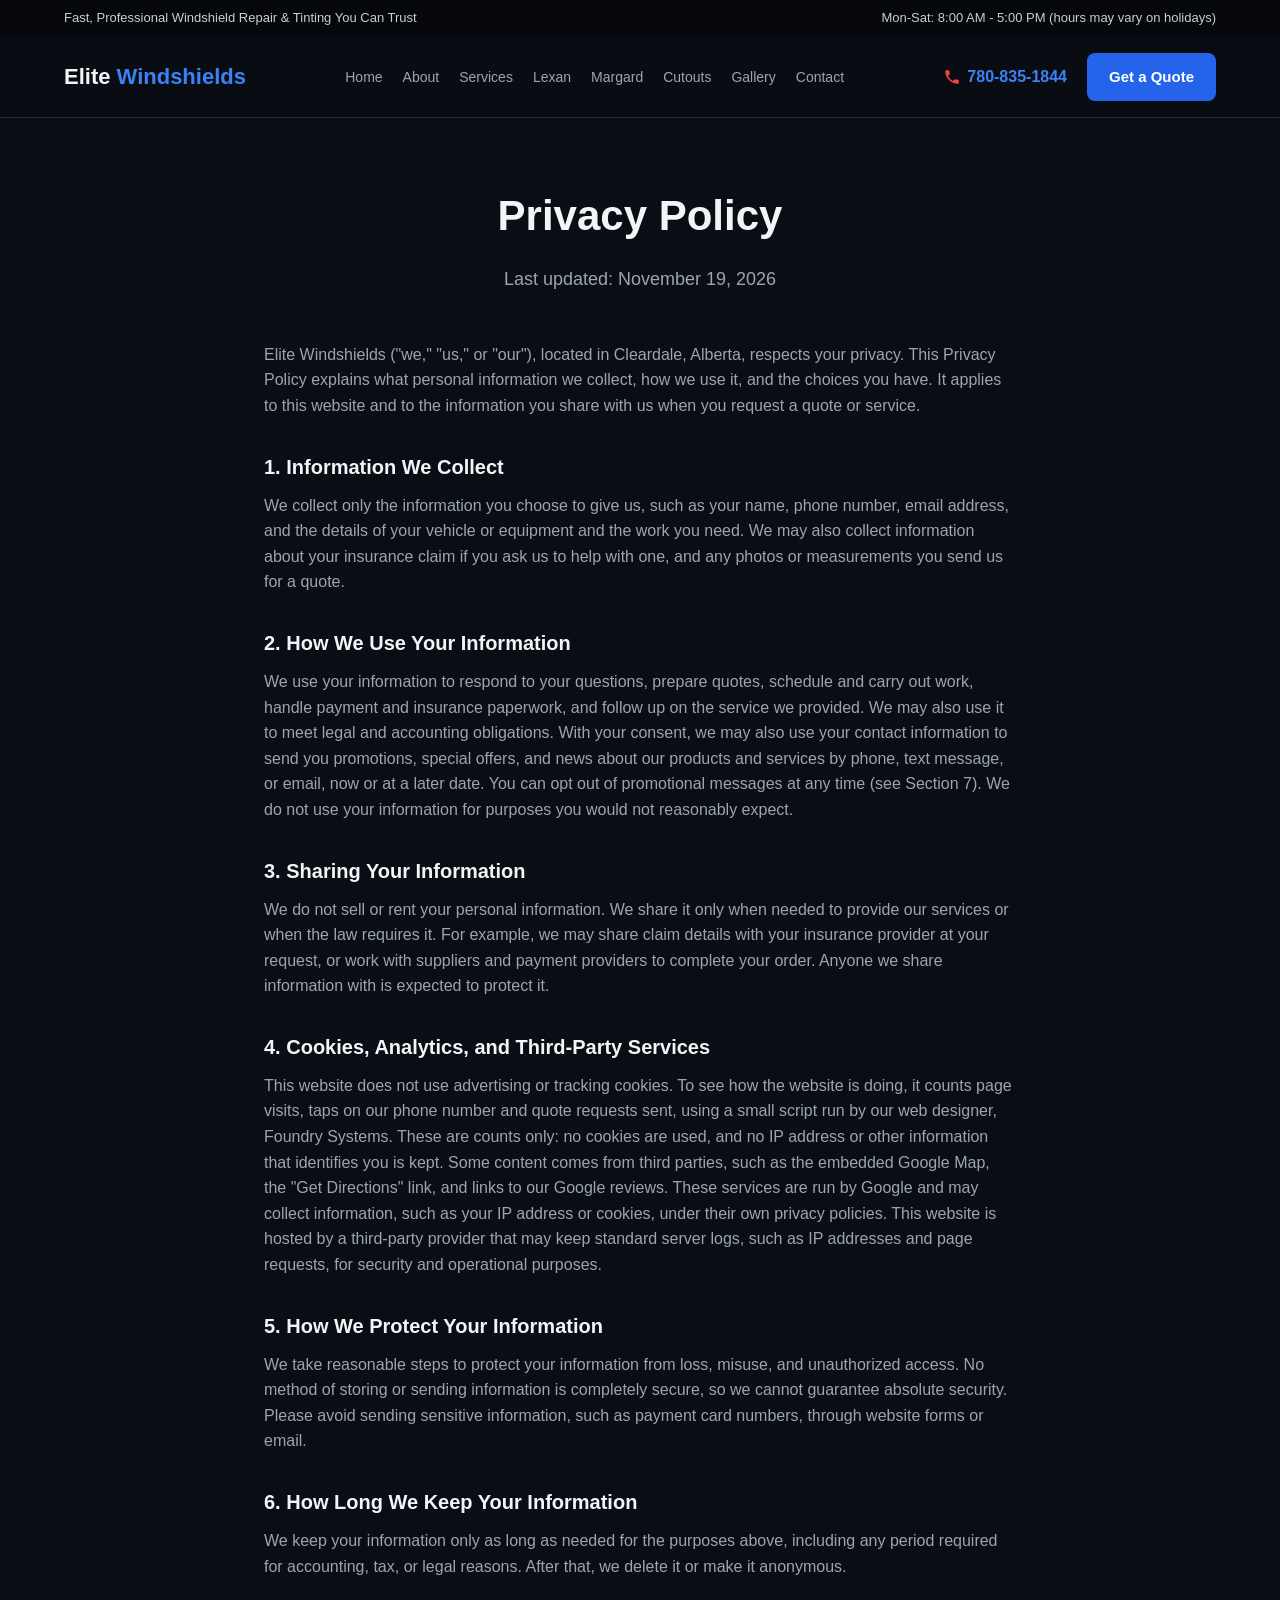
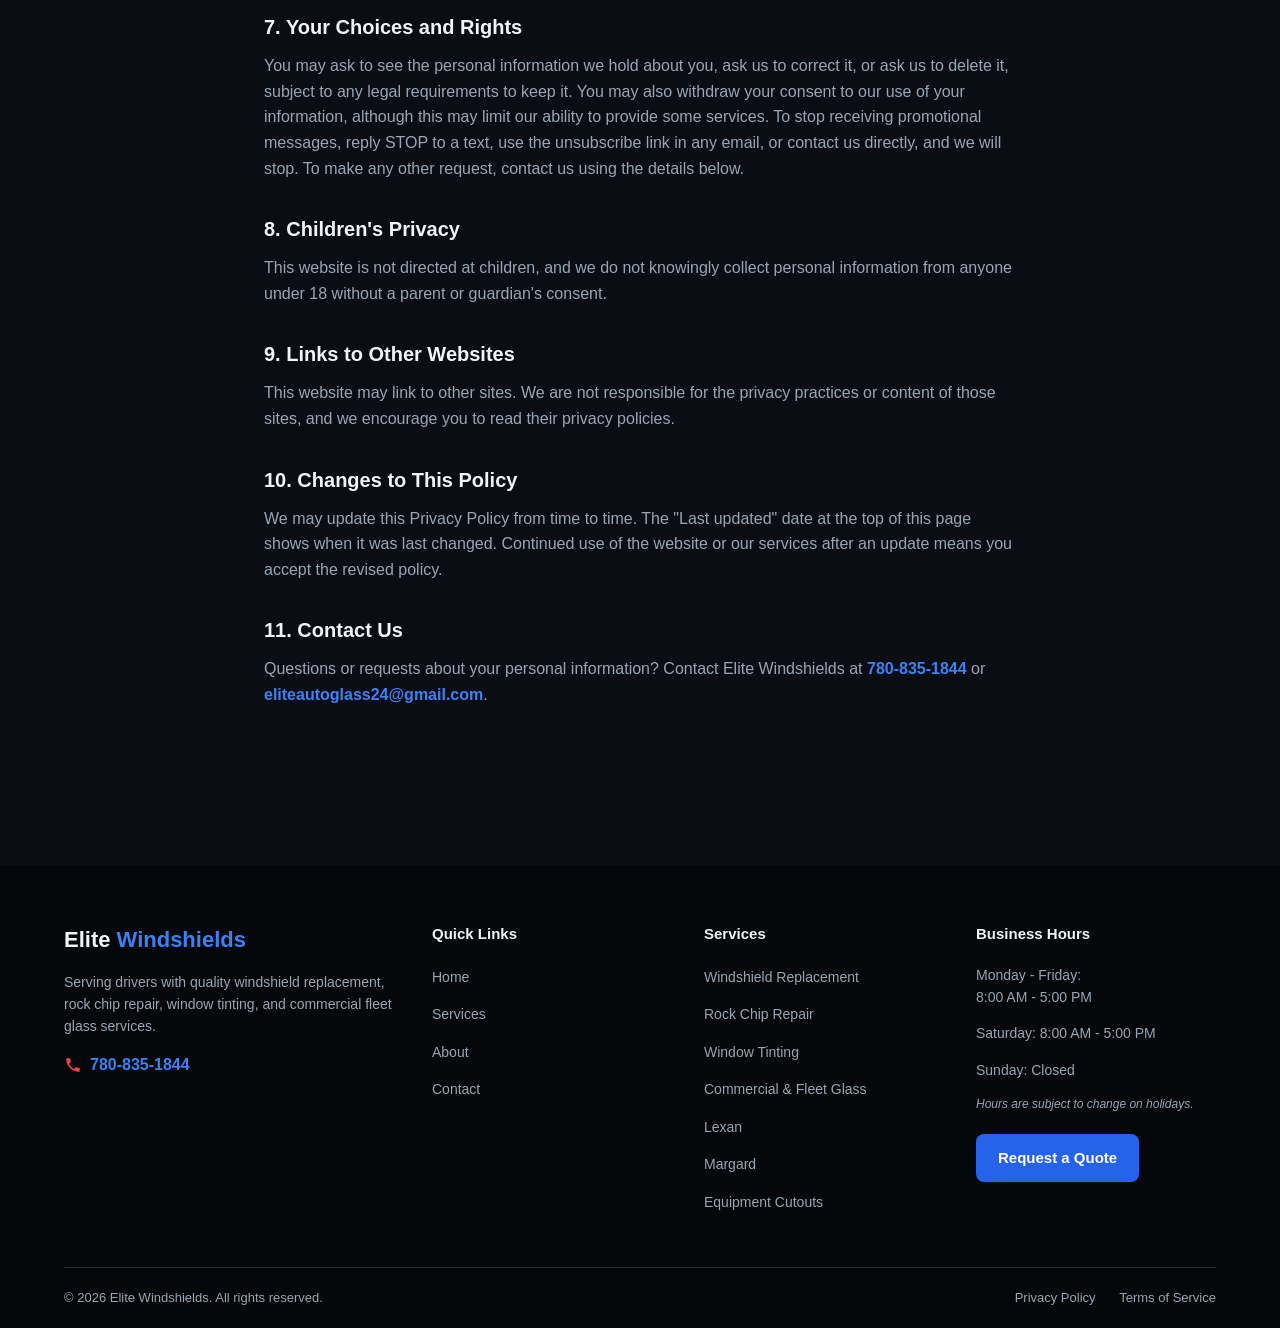
<file: privacy.html>
<!DOCTYPE html>
<html lang="en">
<head>
<meta charset="UTF-8">
<meta name="viewport" content="width=device-width, initial-scale=1.0">
<title>Privacy Policy | Elite Windshields</title>
<meta name="description" content="Elite Windshields offers fast, professional windshield repair and replacement, window tinting, Lexan and Margard glazing, and equipment cutouts. Call 780-835-1844 for a free quote.">
<meta property="og:type" content="website">
<meta property="og:site_name" content="Elite Windshields">
<meta property="og:title" content="Privacy Policy | Elite Windshields">
<meta property="og:description" content="Elite Windshields offers fast, professional windshield repair and replacement, window tinting, Lexan and Margard glazing, and equipment cutouts. Call 780-835-1844 for a free quote.">
<meta property="og:url" content="https://elitewindshields.ca/privacy.html">
<meta property="og:image" content="https://elitewindshields.ca/images/og-image.jpg">
<meta property="og:image:width" content="1200">
<meta property="og:image:height" content="630">
<meta property="og:image:alt" content="The Elite Windshields shop">
<meta name="twitter:card" content="summary_large_image">
<link rel="stylesheet" href="styles.css?v=11">
</head>
<body>

<div class="topbar">
  <div class="container">
    <span>Fast, Professional Windshield Repair &amp; Tinting You Can Trust</span>
    <span>Mon-Sat: 8:00 AM - 5:00 PM (hours may vary on holidays)</span>
  </div>
</div>

<header class="site-header">
  <div class="nav-wrap">
    <a href="index.html" class="logo">Elite <span>Windshields</span></a>
    <nav class="main-nav">
      <a href="index.html">Home</a>
      <a href="about.html">About</a>
      <a href="services.html">Services</a>
      <a href="lexan.html">Lexan</a>
      <a href="margard.html">Margard</a>
      <a href="equipment-cutouts.html">Cutouts</a>
      <a href="gallery.html">Gallery</a>
      <a href="contact.html">Contact</a>
    </nav>
    <div class="nav-right">
      <a class="nav-phone" href="tel:7808351844"><svg class="ico-phone" viewBox="0 0 24 24" width="18" height="18" aria-hidden="true"><path fill="currentColor" d="M6.62 10.79a15.05 15.05 0 0 0 6.59 6.59l2.2-2.2a1 1 0 0 1 1.02-.24c1.12.37 2.33.57 3.57.57a1 1 0 0 1 1 1V20a1 1 0 0 1-1 1A17 17 0 0 1 3 4a1 1 0 0 1 1-1h3.5a1 1 0 0 1 1 1c0 1.25.2 2.45.57 3.57a1 1 0 0 1-.25 1.02l-2.2 2.2z"/></svg> 780-835-1844</a>
      <a class="btn btn-primary" href="quote.html">Get a Quote</a>
      <button class="hamburger" aria-label="Menu"><span></span><span></span><span></span></button>
    </div>
  </div>
</header>

<section class="page-hero">
  <div class="container">
    <h1>Privacy Policy</h1>
    <p>Last updated: November 19, 2026</p>
  </div>
</section>

<section style="padding-top:0;">
  <div class="container legal">
    <p>Elite Windshields ("we," "us," or "our"), located in Cleardale, Alberta, respects your privacy. This Privacy Policy explains what personal information we collect, how we use it, and the choices you have. It applies to this website and to the information you share with us when you request a quote or service.</p>

    <h2>1. Information We Collect</h2>
    <p>We collect only the information you choose to give us, such as your name, phone number, email address, and the details of your vehicle or equipment and the work you need. We may also collect information about your insurance claim if you ask us to help with one, and any photos or measurements you send us for a quote.</p>

    <h2>2. How We Use Your Information</h2>
    <p>We use your information to respond to your questions, prepare quotes, schedule and carry out work, handle payment and insurance paperwork, and follow up on the service we provided. We may also use it to meet legal and accounting obligations. With your consent, we may also use your contact information to send you promotions, special offers, and news about our products and services by phone, text message, or email, now or at a later date. You can opt out of promotional messages at any time (see Section 7). We do not use your information for purposes you would not reasonably expect.</p>

    <h2>3. Sharing Your Information</h2>
    <p>We do not sell or rent your personal information. We share it only when needed to provide our services or when the law requires it. For example, we may share claim details with your insurance provider at your request, or work with suppliers and payment providers to complete your order. Anyone we share information with is expected to protect it.</p>

    <h2>4. Cookies, Analytics, and Third-Party Services</h2>
    <p>This website does not use advertising or tracking cookies. To see how the website is doing, it counts page visits, taps on our phone number and quote requests sent, using a small script run by our web designer, Foundry Systems. These are counts only: no cookies are used, and no IP address or other information that identifies you is kept. Some content comes from third parties, such as the embedded Google Map, the "Get Directions" link, and links to our Google reviews. These services are run by Google and may collect information, such as your IP address or cookies, under their own privacy policies. This website is hosted by a third-party provider that may keep standard server logs, such as IP addresses and page requests, for security and operational purposes.</p>

    <h2>5. How We Protect Your Information</h2>
    <p>We take reasonable steps to protect your information from loss, misuse, and unauthorized access. No method of storing or sending information is completely secure, so we cannot guarantee absolute security. Please avoid sending sensitive information, such as payment card numbers, through website forms or email.</p>

    <h2>6. How Long We Keep Your Information</h2>
    <p>We keep your information only as long as needed for the purposes above, including any period required for accounting, tax, or legal reasons. After that, we delete it or make it anonymous.</p>

    <h2>7. Your Choices and Rights</h2>
    <p>You may ask to see the personal information we hold about you, ask us to correct it, or ask us to delete it, subject to any legal requirements to keep it. You may also withdraw your consent to our use of your information, although this may limit our ability to provide some services. To stop receiving promotional messages, reply STOP to a text, use the unsubscribe link in any email, or contact us directly, and we will stop. To make any other request, contact us using the details below.</p>

    <h2>8. Children's Privacy</h2>
    <p>This website is not directed at children, and we do not knowingly collect personal information from anyone under 18 without a parent or guardian's consent.</p>

    <h2>9. Links to Other Websites</h2>
    <p>This website may link to other sites. We are not responsible for the privacy practices or content of those sites, and we encourage you to read their privacy policies.</p>

    <h2>10. Changes to This Policy</h2>
    <p>We may update this Privacy Policy from time to time. The "Last updated" date at the top of this page shows when it was last changed. Continued use of the website or our services after an update means you accept the revised policy.</p>

    <h2>11. Contact Us</h2>
    <p>Questions or requests about your personal information? Contact Elite Windshields at <a href="tel:7808351844" class="legal-link">780-835-1844</a> or <a href="mailto:eliteautoglass24@gmail.com" class="legal-link">eliteautoglass24@gmail.com</a>.</p>
  </div>
</section>

<footer class="site-footer">
  <div class="container">
    <div class="footer-grid">
      <div>
        <a href="index.html" class="logo">Elite <span>Windshields</span></a>
        <p>Serving drivers with quality windshield replacement, rock chip repair, window tinting, and commercial fleet glass services.</p>
        <div class="footer-phone"><svg class="ico-phone" viewBox="0 0 24 24" width="18" height="18" aria-hidden="true"><path fill="currentColor" d="M6.62 10.79a15.05 15.05 0 0 0 6.59 6.59l2.2-2.2a1 1 0 0 1 1.02-.24c1.12.37 2.33.57 3.57.57a1 1 0 0 1 1 1V20a1 1 0 0 1-1 1A17 17 0 0 1 3 4a1 1 0 0 1 1-1h3.5a1 1 0 0 1 1 1c0 1.25.2 2.45.57 3.57a1 1 0 0 1-.25 1.02l-2.2 2.2z"/></svg> 780-835-1844</div>
      </div>
      <div>
        <h4>Quick Links</h4>
        <ul>
          <li><a href="index.html">Home</a></li>
          <li><a href="services.html">Services</a></li>
          <li><a href="about.html">About</a></li>
          <li><a href="contact.html">Contact</a></li>
        </ul>
      </div>
      <div>
        <h4>Services</h4>
        <ul>
          <li><a href="services.html">Windshield Replacement</a></li>
          <li><a href="services.html">Rock Chip Repair</a></li>
          <li><a href="services.html">Window Tinting</a></li>
          <li><a href="services.html">Commercial &amp; Fleet Glass</a></li>
          <li><a href="lexan.html">Lexan</a></li>
          <li><a href="margard.html">Margard</a></li>
          <li><a href="equipment-cutouts.html">Equipment Cutouts</a></li>
        </ul>
      </div>
      <div>
        <h4>Business Hours</h4>
        <p>Monday - Friday:<br>8:00 AM - 5:00 PM</p>
        <p>Saturday: 8:00 AM - 5:00 PM</p>
        <p>Sunday: Closed</p>
        <p class="hours-note">Hours are subject to change on holidays.</p>
        <a href="quote.html" class="btn btn-primary" style="margin-top:8px;">Request a Quote</a>
      </div>
    </div>
    <div class="footer-bottom">
      <span>&copy; 2026 Elite Windshields. All rights reserved.</span>
      <div>
        <a href="privacy.html">Privacy Policy</a>
        <a href="terms.html">Terms of Service</a>
      </div>
    </div>
  </div>
</footer>

<script src="script.js?v=14"></script>
<script defer src="https://foundry-ai-ruby.vercel.app/t.js" data-site="gysYs55wLsYmz15GFcN4"></script>
</body>
</html>
</file>
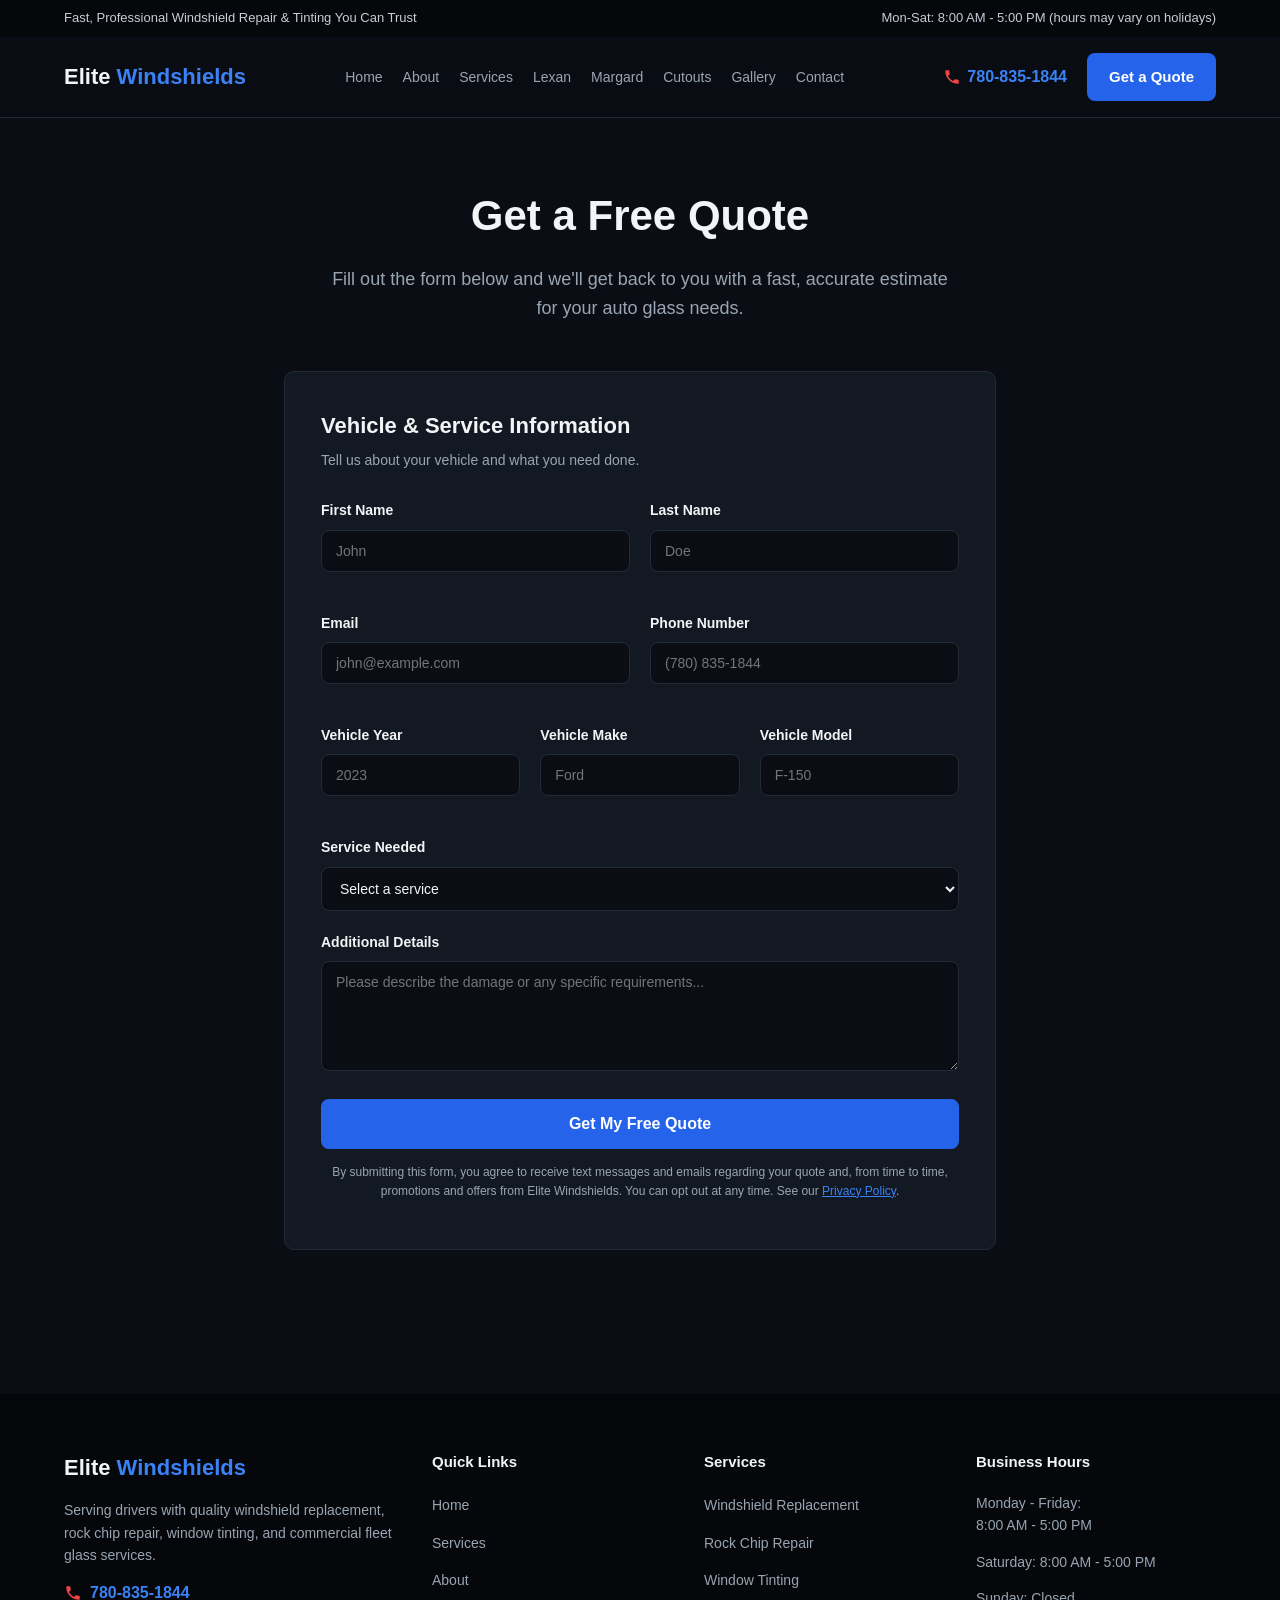
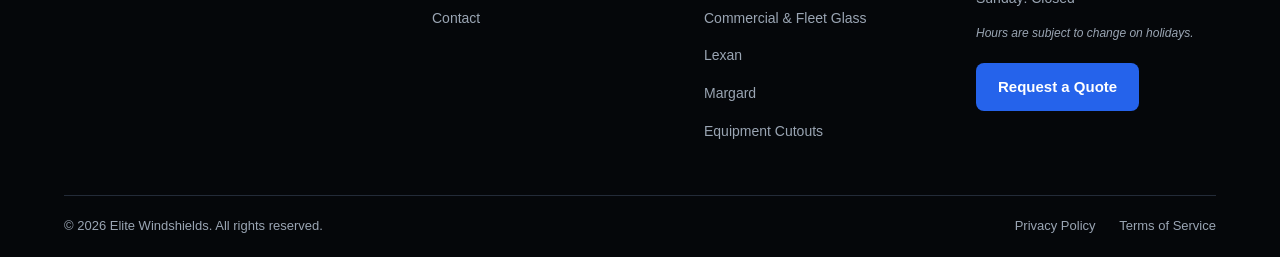
<file: quote.html>
<!DOCTYPE html>
<html lang="en">
<head>
<meta charset="UTF-8">
<meta name="viewport" content="width=device-width, initial-scale=1.0">
<title>Get a Free Quote | Elite Windshields</title>
<meta name="description" content="Elite Windshields offers fast, professional windshield repair and replacement, window tinting, Lexan and Margard glazing, and equipment cutouts. Call 780-835-1844 for a free quote.">
<meta property="og:type" content="website">
<meta property="og:site_name" content="Elite Windshields">
<meta property="og:title" content="Get a Free Quote | Elite Windshields">
<meta property="og:description" content="Elite Windshields offers fast, professional windshield repair and replacement, window tinting, Lexan and Margard glazing, and equipment cutouts. Call 780-835-1844 for a free quote.">
<meta property="og:url" content="https://elitewindshields.ca/quote.html">
<meta property="og:image" content="https://elitewindshields.ca/images/og-image.jpg">
<meta property="og:image:width" content="1200">
<meta property="og:image:height" content="630">
<meta property="og:image:alt" content="The Elite Windshields shop">
<meta name="twitter:card" content="summary_large_image">
<link rel="stylesheet" href="styles.css?v=11">
</head>
<body>

<div class="topbar">
  <div class="container">
    <span>Fast, Professional Windshield Repair &amp; Tinting You Can Trust</span>
    <span>Mon-Sat: 8:00 AM - 5:00 PM (hours may vary on holidays)</span>
  </div>
</div>

<header class="site-header">
  <div class="nav-wrap">
    <a href="index.html" class="logo">Elite <span>Windshields</span></a>
    <nav class="main-nav">
      <a href="index.html">Home</a>
      <a href="about.html">About</a>
      <a href="services.html">Services</a>
      <a href="lexan.html">Lexan</a>
      <a href="margard.html">Margard</a>
      <a href="equipment-cutouts.html">Cutouts</a>
      <a href="gallery.html">Gallery</a>
      <a href="contact.html">Contact</a>
    </nav>
    <div class="nav-right">
      <a class="nav-phone" href="tel:7808351844"><svg class="ico-phone" viewBox="0 0 24 24" width="18" height="18" aria-hidden="true"><path fill="currentColor" d="M6.62 10.79a15.05 15.05 0 0 0 6.59 6.59l2.2-2.2a1 1 0 0 1 1.02-.24c1.12.37 2.33.57 3.57.57a1 1 0 0 1 1 1V20a1 1 0 0 1-1 1A17 17 0 0 1 3 4a1 1 0 0 1 1-1h3.5a1 1 0 0 1 1 1c0 1.25.2 2.45.57 3.57a1 1 0 0 1-.25 1.02l-2.2 2.2z"/></svg> 780-835-1844</a>
      <a class="btn btn-primary" href="quote.html">Get a Quote</a>
      <button class="hamburger" aria-label="Menu"><span></span><span></span><span></span></button>
    </div>
  </div>
</header>

<section class="page-hero">
  <div class="container">
    <h1>Get a Free Quote</h1>
    <p>Fill out the form below and we'll get back to you with a fast, accurate estimate for your auto glass needs.</p>
  </div>
</section>

<section style="padding-top:0;">
  <div class="container" style="max-width:760px;">
    <div class="form-card">
      <h2>Vehicle &amp; Service Information</h2>
      <p class="form-sub">Tell us about your vehicle and what you need done.</p>
      <form data-demo-form>
        <div class="form-row">
          <div class="form-group">
            <label for="q-first">First Name</label>
            <input id="q-first" type="text" placeholder="John" required>
          </div>
          <div class="form-group">
            <label for="q-last">Last Name</label>
            <input id="q-last" type="text" placeholder="Doe" required>
          </div>
        </div>
        <div class="form-row">
          <div class="form-group">
            <label for="q-email">Email</label>
            <input id="q-email" type="email" placeholder="john@example.com" required>
          </div>
          <div class="form-group">
            <label for="q-phone">Phone Number</label>
            <input id="q-phone" type="tel" placeholder="(780) 835-1844">
          </div>
        </div>
        <div class="form-row cols-3">
          <div class="form-group">
            <label for="q-year">Vehicle Year</label>
            <input id="q-year" type="text" placeholder="2023">
          </div>
          <div class="form-group">
            <label for="q-make">Vehicle Make</label>
            <input id="q-make" type="text" placeholder="Ford">
          </div>
          <div class="form-group">
            <label for="q-model">Vehicle Model</label>
            <input id="q-model" type="text" placeholder="F-150">
          </div>
        </div>
        <div class="form-group">
          <label for="q-service">Service Needed</label>
          <select id="q-service" required>
            <option value="">Select a service</option>
            <option>Windshield Replacement</option>
            <option>Rock Chip Repair</option>
            <option>Window Tinting</option>
            <option>Commercial &amp; Fleet Glass</option>
            <option>Lexan Polycarbonate Sheet</option>
            <option>Margard Abrasion-Resistant Sheet</option>
            <option>Equipment Cutouts</option>
          </select>
        </div>
        <div class="form-group">
          <label for="q-details">Additional Details</label>
          <textarea id="q-details" placeholder="Please describe the damage or any specific requirements..."></textarea>
        </div>
        <button type="submit" class="btn btn-primary btn-block btn-lg">Get My Free Quote</button>
        <p class="form-note">By submitting this form, you agree to receive text messages and emails regarding your quote and, from time to time, promotions and offers from Elite Windshields. You can opt out at any time. See our <a href="privacy.html" class="legal-link">Privacy Policy</a>.</p>
      </form>
    </div>
  </div>
</section>

<footer class="site-footer">
  <div class="container">
    <div class="footer-grid">
      <div>
        <a href="index.html" class="logo">Elite <span>Windshields</span></a>
        <p>Serving drivers with quality windshield replacement, rock chip repair, window tinting, and commercial fleet glass services.</p>
        <div class="footer-phone"><svg class="ico-phone" viewBox="0 0 24 24" width="18" height="18" aria-hidden="true"><path fill="currentColor" d="M6.62 10.79a15.05 15.05 0 0 0 6.59 6.59l2.2-2.2a1 1 0 0 1 1.02-.24c1.12.37 2.33.57 3.57.57a1 1 0 0 1 1 1V20a1 1 0 0 1-1 1A17 17 0 0 1 3 4a1 1 0 0 1 1-1h3.5a1 1 0 0 1 1 1c0 1.25.2 2.45.57 3.57a1 1 0 0 1-.25 1.02l-2.2 2.2z"/></svg> 780-835-1844</div>
      </div>
      <div>
        <h4>Quick Links</h4>
        <ul>
          <li><a href="index.html">Home</a></li>
          <li><a href="services.html">Services</a></li>
          <li><a href="about.html">About</a></li>
          <li><a href="contact.html">Contact</a></li>
        </ul>
      </div>
      <div>
        <h4>Services</h4>
        <ul>
          <li><a href="services.html">Windshield Replacement</a></li>
          <li><a href="services.html">Rock Chip Repair</a></li>
          <li><a href="services.html">Window Tinting</a></li>
          <li><a href="services.html">Commercial &amp; Fleet Glass</a></li>
          <li><a href="lexan.html">Lexan</a></li>
          <li><a href="margard.html">Margard</a></li>
          <li><a href="equipment-cutouts.html">Equipment Cutouts</a></li>
        </ul>
      </div>
      <div>
        <h4>Business Hours</h4>
        <p>Monday - Friday:<br>8:00 AM - 5:00 PM</p>
        <p>Saturday: 8:00 AM - 5:00 PM</p>
        <p>Sunday: Closed</p>
        <p class="hours-note">Hours are subject to change on holidays.</p>
        <a href="quote.html" class="btn btn-primary" style="margin-top:8px;">Request a Quote</a>
      </div>
    </div>
    <div class="footer-bottom">
      <span>&copy; 2026 Elite Windshields. All rights reserved.</span>
      <div>
        <a href="privacy.html">Privacy Policy</a>
        <a href="terms.html">Terms of Service</a>
      </div>
    </div>
  </div>
</footer>

<script src="script.js?v=14"></script>
<script defer src="https://foundry-ai-ruby.vercel.app/t.js" data-site="gysYs55wLsYmz15GFcN4"></script>
</body>
</html>
</file>
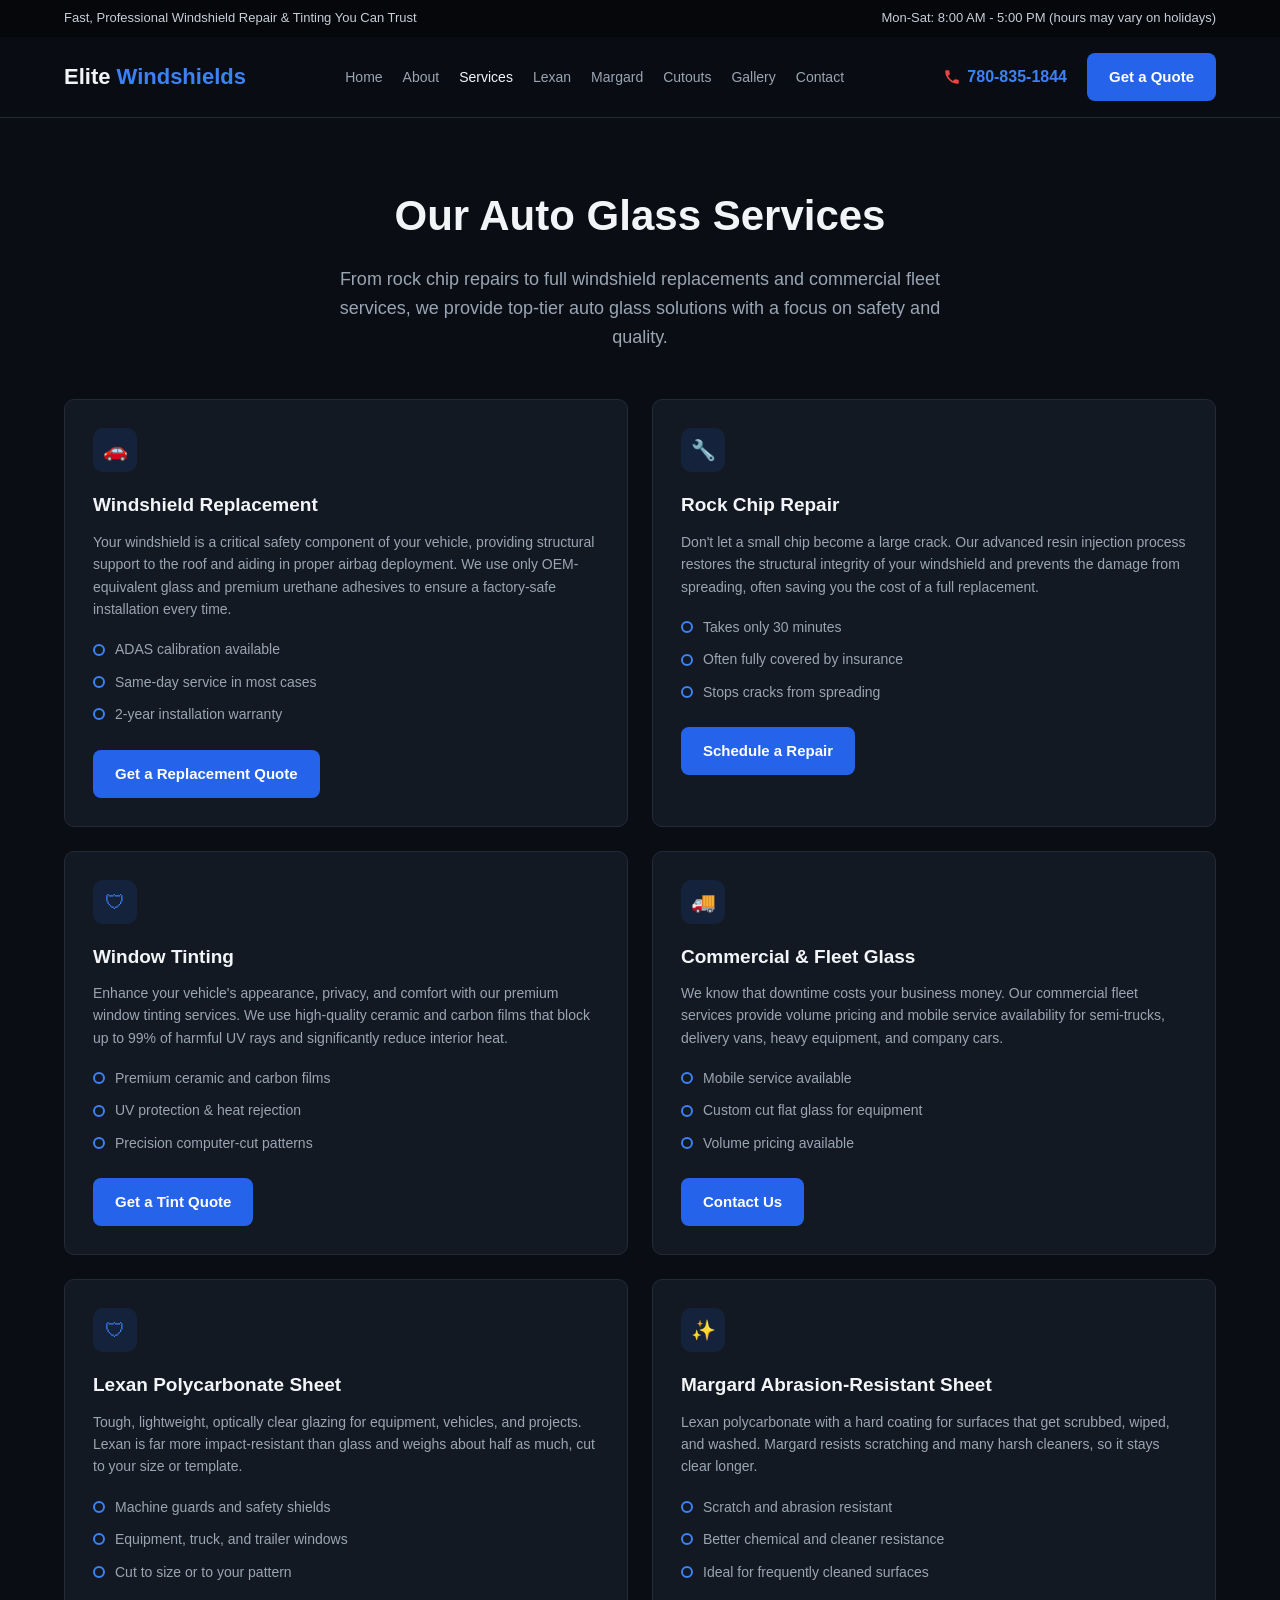
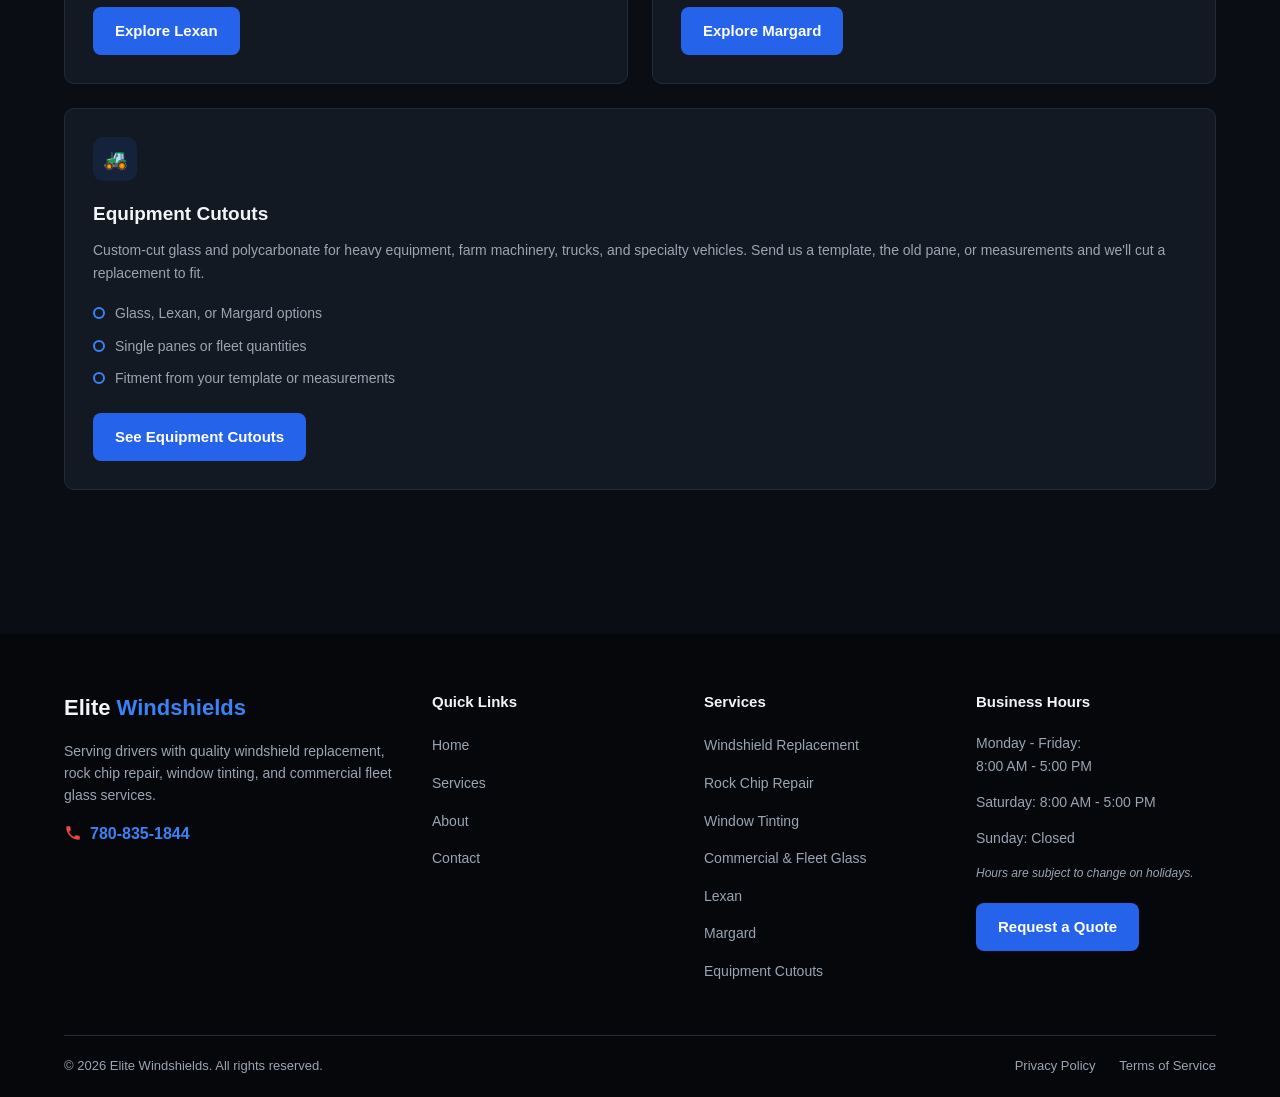
<file: services.html>
<!DOCTYPE html>
<html lang="en">
<head>
<meta charset="UTF-8">
<meta name="viewport" content="width=device-width, initial-scale=1.0">
<title>Services | Elite Windshields</title>
<meta name="description" content="Elite Windshields offers fast, professional windshield repair and replacement, window tinting, Lexan and Margard glazing, and equipment cutouts. Call 780-835-1844 for a free quote.">
<meta property="og:type" content="website">
<meta property="og:site_name" content="Elite Windshields">
<meta property="og:title" content="Services | Elite Windshields">
<meta property="og:description" content="Elite Windshields offers fast, professional windshield repair and replacement, window tinting, Lexan and Margard glazing, and equipment cutouts. Call 780-835-1844 for a free quote.">
<meta property="og:url" content="https://elitewindshields.ca/services.html">
<meta property="og:image" content="https://elitewindshields.ca/images/og-image.jpg">
<meta property="og:image:width" content="1200">
<meta property="og:image:height" content="630">
<meta property="og:image:alt" content="The Elite Windshields shop">
<meta name="twitter:card" content="summary_large_image">
<link rel="stylesheet" href="styles.css?v=11">
</head>
<body>

<div class="topbar">
  <div class="container">
    <span>Fast, Professional Windshield Repair &amp; Tinting You Can Trust</span>
    <span>Mon-Sat: 8:00 AM - 5:00 PM (hours may vary on holidays)</span>
  </div>
</div>

<header class="site-header">
  <div class="nav-wrap">
    <a href="index.html" class="logo">Elite <span>Windshields</span></a>
    <nav class="main-nav">
      <a href="index.html">Home</a>
      <a href="about.html">About</a>
      <a href="services.html" class="active">Services</a>
      <a href="lexan.html">Lexan</a>
      <a href="margard.html">Margard</a>
      <a href="equipment-cutouts.html">Cutouts</a>
      <a href="gallery.html">Gallery</a>
      <a href="contact.html">Contact</a>
    </nav>
    <div class="nav-right">
      <a class="nav-phone" href="tel:7808351844"><svg class="ico-phone" viewBox="0 0 24 24" width="18" height="18" aria-hidden="true"><path fill="currentColor" d="M6.62 10.79a15.05 15.05 0 0 0 6.59 6.59l2.2-2.2a1 1 0 0 1 1.02-.24c1.12.37 2.33.57 3.57.57a1 1 0 0 1 1 1V20a1 1 0 0 1-1 1A17 17 0 0 1 3 4a1 1 0 0 1 1-1h3.5a1 1 0 0 1 1 1c0 1.25.2 2.45.57 3.57a1 1 0 0 1-.25 1.02l-2.2 2.2z"/></svg> 780-835-1844</a>
      <a class="btn btn-primary" href="quote.html">Get a Quote</a>
      <button class="hamburger" aria-label="Menu"><span></span><span></span><span></span></button>
    </div>
  </div>
</header>

<section class="page-hero">
  <div class="container">
    <h1>Our Auto Glass Services</h1>
    <p>From rock chip repairs to full windshield replacements and commercial fleet services, we provide top-tier auto glass solutions with a focus on safety and quality.</p>
  </div>
</section>

<section style="padding-top:0;">
  <div class="container grid-2">

    <div class="card service-card">
      <div class="icon-box">&#128663;</div>
      <h3>Windshield Replacement</h3>
      <p>Your windshield is a critical safety component of your vehicle, providing structural support to the roof and aiding in proper airbag deployment. We use only OEM-equivalent glass and premium urethane adhesives to ensure a factory-safe installation every time.</p>
      <ul>
        <li>ADAS calibration available</li>
        <li>Same-day service in most cases</li>
        <li>2-year installation warranty</li>
      </ul>
      <a href="quote.html?service=Windshield+Replacement" class="btn btn-primary">Get a Replacement Quote</a>
    </div>

    <div class="card service-card">
      <div class="icon-box">&#128295;</div>
      <h3>Rock Chip Repair</h3>
      <p>Don't let a small chip become a large crack. Our advanced resin injection process restores the structural integrity of your windshield and prevents the damage from spreading, often saving you the cost of a full replacement.</p>
      <ul>
        <li>Takes only 30 minutes</li>
        <li>Often fully covered by insurance</li>
        <li>Stops cracks from spreading</li>
      </ul>
      <a href="quote.html?service=Rock+Chip+Repair" class="btn btn-primary">Schedule a Repair</a>
    </div>

    <div class="card service-card">
      <div class="icon-box">&#128737;</div>
      <h3>Window Tinting</h3>
      <p>Enhance your vehicle's appearance, privacy, and comfort with our premium window tinting services. We use high-quality ceramic and carbon films that block up to 99% of harmful UV rays and significantly reduce interior heat.</p>
      <ul>
        <li>Premium ceramic and carbon films</li>
        <li>UV protection &amp; heat rejection</li>
        <li>Precision computer-cut patterns</li>
      </ul>
      <a href="quote.html?service=Window+Tinting" class="btn btn-primary">Get a Tint Quote</a>
    </div>

    <div class="card service-card">
      <div class="icon-box">&#128666;</div>
      <h3>Commercial &amp; Fleet Glass</h3>
      <p>We know that downtime costs your business money. Our commercial fleet services provide volume pricing and mobile service availability for semi-trucks, delivery vans, heavy equipment, and company cars.</p>
      <ul>
        <li>Mobile service available</li>
        <li>Custom cut flat glass for equipment</li>
        <li>Volume pricing available</li>
      </ul>
      <a href="contact.html" class="btn btn-primary">Contact Us</a>
    </div>

    <div class="card service-card">
      <div class="icon-box">&#128737;</div>
      <h3>Lexan Polycarbonate Sheet</h3>
      <p>Tough, lightweight, optically clear glazing for equipment, vehicles, and projects. Lexan is far more impact-resistant than glass and weighs about half as much, cut to your size or template.</p>
      <ul>
        <li>Machine guards and safety shields</li>
        <li>Equipment, truck, and trailer windows</li>
        <li>Cut to size or to your pattern</li>
      </ul>
      <a href="lexan.html" class="btn btn-primary">Explore Lexan</a>
    </div>

    <div class="card service-card">
      <div class="icon-box">&#10024;</div>
      <h3>Margard Abrasion-Resistant Sheet</h3>
      <p>Lexan polycarbonate with a hard coating for surfaces that get scrubbed, wiped, and washed. Margard resists scratching and many harsh cleaners, so it stays clear longer.</p>
      <ul>
        <li>Scratch and abrasion resistant</li>
        <li>Better chemical and cleaner resistance</li>
        <li>Ideal for frequently cleaned surfaces</li>
      </ul>
      <a href="margard.html" class="btn btn-primary">Explore Margard</a>
    </div>

    <div class="card service-card" style="grid-column: 1 / -1;">
      <div class="icon-box">&#128668;</div>
      <h3>Equipment Cutouts</h3>
      <p>Custom-cut glass and polycarbonate for heavy equipment, farm machinery, trucks, and specialty vehicles. Send us a template, the old pane, or measurements and we'll cut a replacement to fit.</p>
      <ul>
        <li>Glass, Lexan, or Margard options</li>
        <li>Single panes or fleet quantities</li>
        <li>Fitment from your template or measurements</li>
      </ul>
      <a href="equipment-cutouts.html" class="btn btn-primary">See Equipment Cutouts</a>
    </div>

  </div>
</section>

<footer class="site-footer">
  <div class="container">
    <div class="footer-grid">
      <div>
        <a href="index.html" class="logo">Elite <span>Windshields</span></a>
        <p>Serving drivers with quality windshield replacement, rock chip repair, window tinting, and commercial fleet glass services.</p>
        <div class="footer-phone"><svg class="ico-phone" viewBox="0 0 24 24" width="18" height="18" aria-hidden="true"><path fill="currentColor" d="M6.62 10.79a15.05 15.05 0 0 0 6.59 6.59l2.2-2.2a1 1 0 0 1 1.02-.24c1.12.37 2.33.57 3.57.57a1 1 0 0 1 1 1V20a1 1 0 0 1-1 1A17 17 0 0 1 3 4a1 1 0 0 1 1-1h3.5a1 1 0 0 1 1 1c0 1.25.2 2.45.57 3.57a1 1 0 0 1-.25 1.02l-2.2 2.2z"/></svg> 780-835-1844</div>
      </div>
      <div>
        <h4>Quick Links</h4>
        <ul>
          <li><a href="index.html">Home</a></li>
          <li><a href="services.html">Services</a></li>
          <li><a href="about.html">About</a></li>
          <li><a href="contact.html">Contact</a></li>
        </ul>
      </div>
      <div>
        <h4>Services</h4>
        <ul>
          <li><a href="services.html">Windshield Replacement</a></li>
          <li><a href="services.html">Rock Chip Repair</a></li>
          <li><a href="services.html">Window Tinting</a></li>
          <li><a href="services.html">Commercial &amp; Fleet Glass</a></li>
          <li><a href="lexan.html">Lexan</a></li>
          <li><a href="margard.html">Margard</a></li>
          <li><a href="equipment-cutouts.html">Equipment Cutouts</a></li>
        </ul>
      </div>
      <div>
        <h4>Business Hours</h4>
        <p>Monday - Friday:<br>8:00 AM - 5:00 PM</p>
        <p>Saturday: 8:00 AM - 5:00 PM</p>
        <p>Sunday: Closed</p>
        <p class="hours-note">Hours are subject to change on holidays.</p>
        <a href="quote.html" class="btn btn-primary" style="margin-top:8px;">Request a Quote</a>
      </div>
    </div>
    <div class="footer-bottom">
      <span>&copy; 2026 Elite Windshields. All rights reserved.</span>
      <div>
        <a href="privacy.html">Privacy Policy</a>
        <a href="terms.html">Terms of Service</a>
      </div>
    </div>
  </div>
</footer>

<script src="script.js?v=14"></script>
<script defer src="https://foundry-ai-ruby.vercel.app/t.js" data-site="gysYs55wLsYmz15GFcN4"></script>
</body>
</html>
</file>
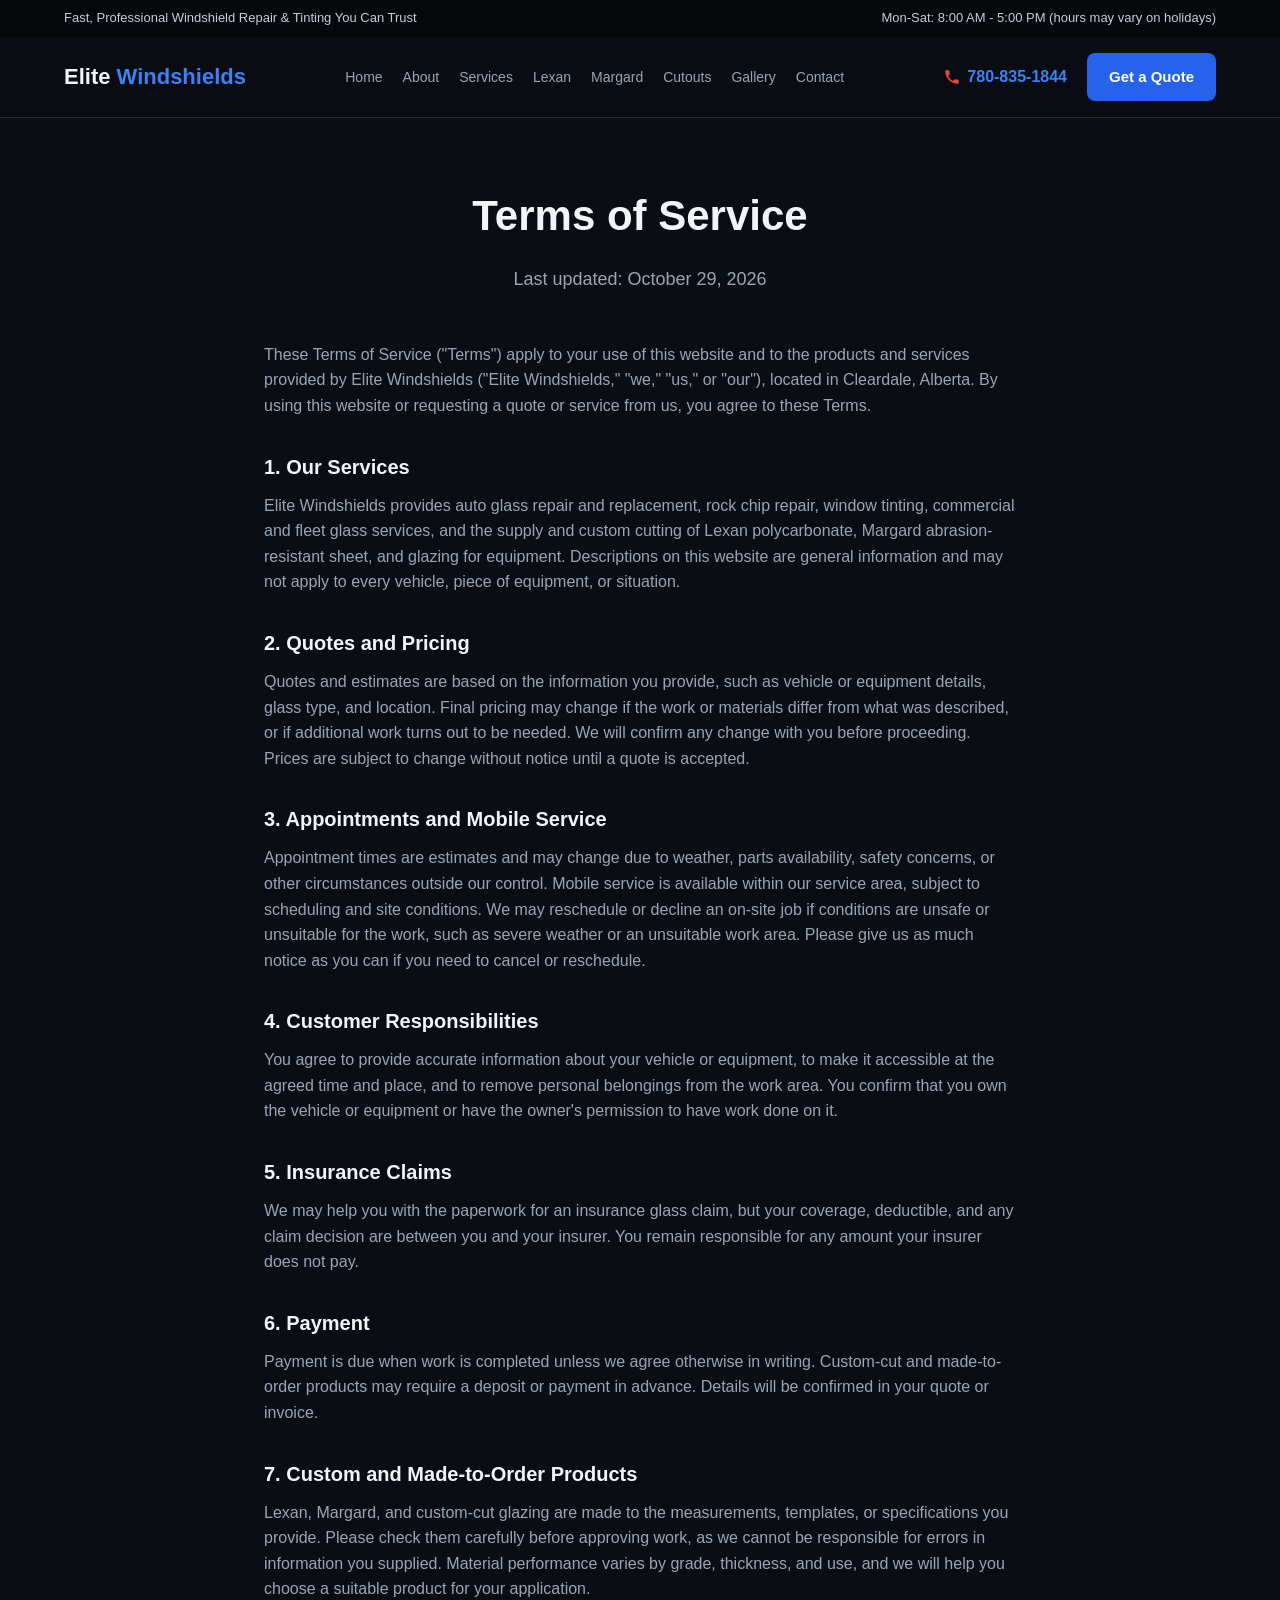
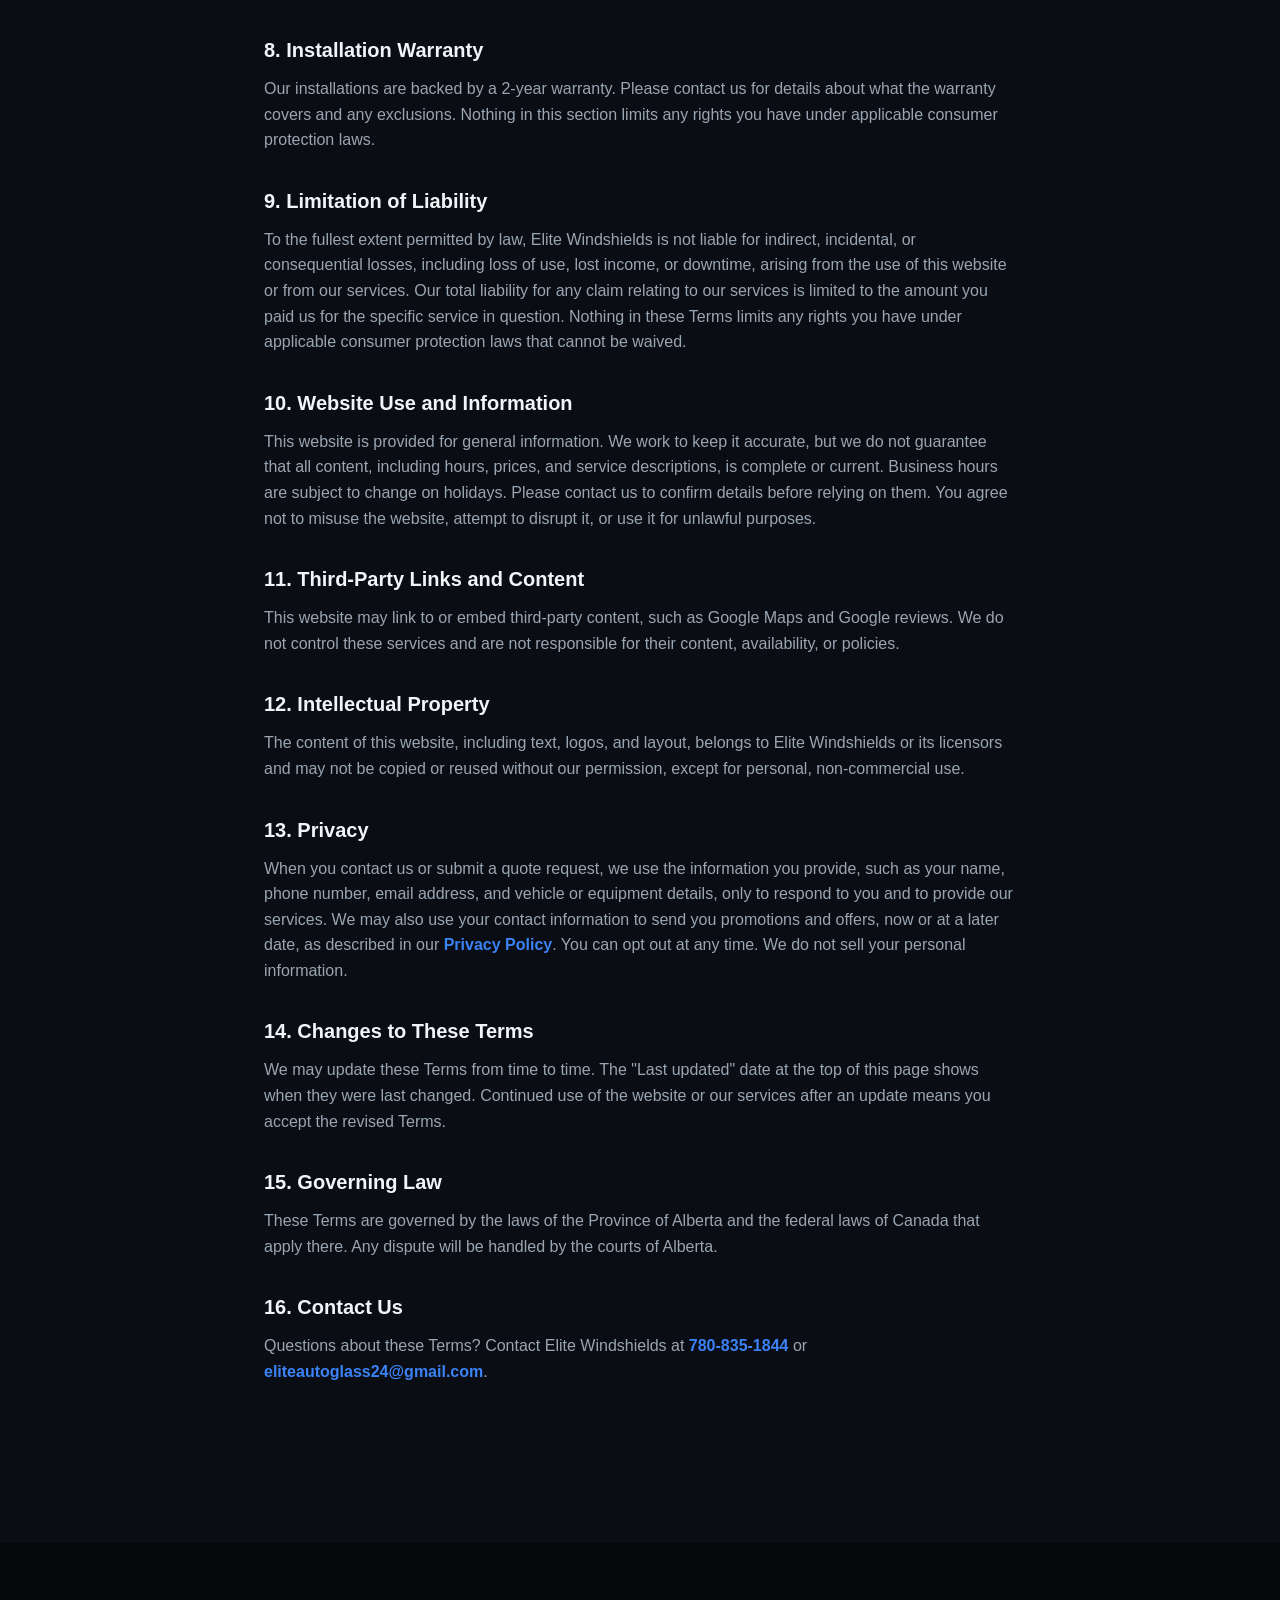
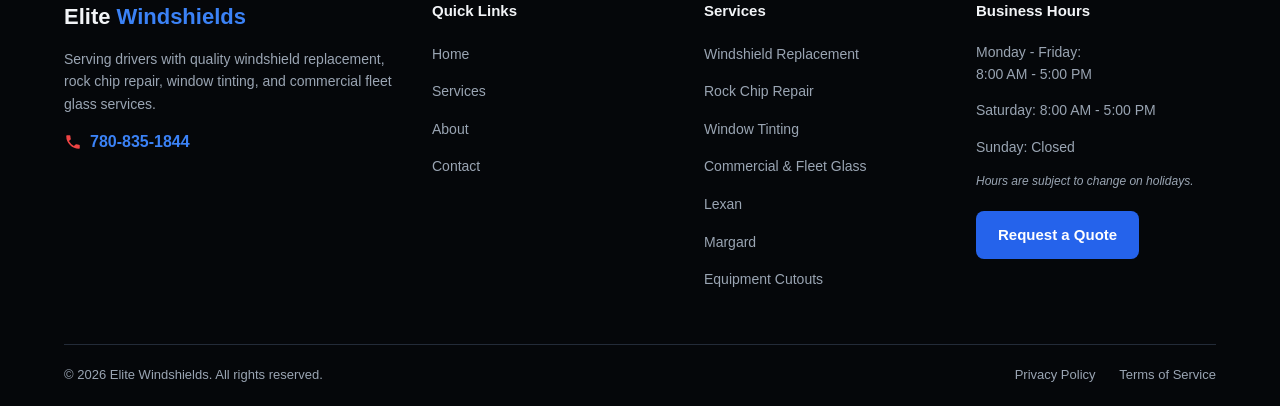
<file: terms.html>
<!DOCTYPE html>
<html lang="en">
<head>
<meta charset="UTF-8">
<meta name="viewport" content="width=device-width, initial-scale=1.0">
<title>Terms of Service | Elite Windshields</title>
<meta name="description" content="Elite Windshields offers fast, professional windshield repair and replacement, window tinting, Lexan and Margard glazing, and equipment cutouts. Call 780-835-1844 for a free quote.">
<meta property="og:type" content="website">
<meta property="og:site_name" content="Elite Windshields">
<meta property="og:title" content="Terms of Service | Elite Windshields">
<meta property="og:description" content="Elite Windshields offers fast, professional windshield repair and replacement, window tinting, Lexan and Margard glazing, and equipment cutouts. Call 780-835-1844 for a free quote.">
<meta property="og:url" content="https://elitewindshields.ca/terms.html">
<meta property="og:image" content="https://elitewindshields.ca/images/og-image.jpg">
<meta property="og:image:width" content="1200">
<meta property="og:image:height" content="630">
<meta property="og:image:alt" content="The Elite Windshields shop">
<meta name="twitter:card" content="summary_large_image">
<link rel="stylesheet" href="styles.css?v=11">
</head>
<body>

<div class="topbar">
  <div class="container">
    <span>Fast, Professional Windshield Repair &amp; Tinting You Can Trust</span>
    <span>Mon-Sat: 8:00 AM - 5:00 PM (hours may vary on holidays)</span>
  </div>
</div>

<header class="site-header">
  <div class="nav-wrap">
    <a href="index.html" class="logo">Elite <span>Windshields</span></a>
    <nav class="main-nav">
      <a href="index.html">Home</a>
      <a href="about.html">About</a>
      <a href="services.html">Services</a>
      <a href="lexan.html">Lexan</a>
      <a href="margard.html">Margard</a>
      <a href="equipment-cutouts.html">Cutouts</a>
      <a href="gallery.html">Gallery</a>
      <a href="contact.html">Contact</a>
    </nav>
    <div class="nav-right">
      <a class="nav-phone" href="tel:7808351844"><svg class="ico-phone" viewBox="0 0 24 24" width="18" height="18" aria-hidden="true"><path fill="currentColor" d="M6.62 10.79a15.05 15.05 0 0 0 6.59 6.59l2.2-2.2a1 1 0 0 1 1.02-.24c1.12.37 2.33.57 3.57.57a1 1 0 0 1 1 1V20a1 1 0 0 1-1 1A17 17 0 0 1 3 4a1 1 0 0 1 1-1h3.5a1 1 0 0 1 1 1c0 1.25.2 2.45.57 3.57a1 1 0 0 1-.25 1.02l-2.2 2.2z"/></svg> 780-835-1844</a>
      <a class="btn btn-primary" href="quote.html">Get a Quote</a>
      <button class="hamburger" aria-label="Menu"><span></span><span></span><span></span></button>
    </div>
  </div>
</header>

<section class="page-hero">
  <div class="container">
    <h1>Terms of Service</h1>
    <p>Last updated: October 29, 2026</p>
  </div>
</section>

<section style="padding-top:0;">
  <div class="container legal">
    <p>These Terms of Service ("Terms") apply to your use of this website and to the products and services provided by Elite Windshields ("Elite Windshields," "we," "us," or "our"), located in Cleardale, Alberta. By using this website or requesting a quote or service from us, you agree to these Terms.</p>

    <h2>1. Our Services</h2>
    <p>Elite Windshields provides auto glass repair and replacement, rock chip repair, window tinting, commercial and fleet glass services, and the supply and custom cutting of Lexan polycarbonate, Margard abrasion-resistant sheet, and glazing for equipment. Descriptions on this website are general information and may not apply to every vehicle, piece of equipment, or situation.</p>

    <h2>2. Quotes and Pricing</h2>
    <p>Quotes and estimates are based on the information you provide, such as vehicle or equipment details, glass type, and location. Final pricing may change if the work or materials differ from what was described, or if additional work turns out to be needed. We will confirm any change with you before proceeding. Prices are subject to change without notice until a quote is accepted.</p>

    <h2>3. Appointments and Mobile Service</h2>
    <p>Appointment times are estimates and may change due to weather, parts availability, safety concerns, or other circumstances outside our control. Mobile service is available within our service area, subject to scheduling and site conditions. We may reschedule or decline an on-site job if conditions are unsafe or unsuitable for the work, such as severe weather or an unsuitable work area. Please give us as much notice as you can if you need to cancel or reschedule.</p>

    <h2>4. Customer Responsibilities</h2>
    <p>You agree to provide accurate information about your vehicle or equipment, to make it accessible at the agreed time and place, and to remove personal belongings from the work area. You confirm that you own the vehicle or equipment or have the owner's permission to have work done on it.</p>

    <h2>5. Insurance Claims</h2>
    <p>We may help you with the paperwork for an insurance glass claim, but your coverage, deductible, and any claim decision are between you and your insurer. You remain responsible for any amount your insurer does not pay.</p>

    <h2>6. Payment</h2>
    <p>Payment is due when work is completed unless we agree otherwise in writing. Custom-cut and made-to-order products may require a deposit or payment in advance. Details will be confirmed in your quote or invoice.</p>

    <h2>7. Custom and Made-to-Order Products</h2>
    <p>Lexan, Margard, and custom-cut glazing are made to the measurements, templates, or specifications you provide. Please check them carefully before approving work, as we cannot be responsible for errors in information you supplied. Material performance varies by grade, thickness, and use, and we will help you choose a suitable product for your application.</p>

    <h2>8. Installation Warranty</h2>
    <p>Our installations are backed by a 2-year warranty. Please contact us for details about what the warranty covers and any exclusions. Nothing in this section limits any rights you have under applicable consumer protection laws.</p>

    <h2>9. Limitation of Liability</h2>
    <p>To the fullest extent permitted by law, Elite Windshields is not liable for indirect, incidental, or consequential losses, including loss of use, lost income, or downtime, arising from the use of this website or from our services. Our total liability for any claim relating to our services is limited to the amount you paid us for the specific service in question. Nothing in these Terms limits any rights you have under applicable consumer protection laws that cannot be waived.</p>

    <h2>10. Website Use and Information</h2>
    <p>This website is provided for general information. We work to keep it accurate, but we do not guarantee that all content, including hours, prices, and service descriptions, is complete or current. Business hours are subject to change on holidays. Please contact us to confirm details before relying on them. You agree not to misuse the website, attempt to disrupt it, or use it for unlawful purposes.</p>

    <h2>11. Third-Party Links and Content</h2>
    <p>This website may link to or embed third-party content, such as Google Maps and Google reviews. We do not control these services and are not responsible for their content, availability, or policies.</p>

    <h2>12. Intellectual Property</h2>
    <p>The content of this website, including text, logos, and layout, belongs to Elite Windshields or its licensors and may not be copied or reused without our permission, except for personal, non-commercial use.</p>

    <h2>13. Privacy</h2>
    <p>When you contact us or submit a quote request, we use the information you provide, such as your name, phone number, email address, and vehicle or equipment details, only to respond to you and to provide our services. We may also use your contact information to send you promotions and offers, now or at a later date, as described in our <a href="privacy.html" class="legal-link">Privacy Policy</a>. You can opt out at any time. We do not sell your personal information.</p>

    <h2>14. Changes to These Terms</h2>
    <p>We may update these Terms from time to time. The "Last updated" date at the top of this page shows when they were last changed. Continued use of the website or our services after an update means you accept the revised Terms.</p>

    <h2>15. Governing Law</h2>
    <p>These Terms are governed by the laws of the Province of Alberta and the federal laws of Canada that apply there. Any dispute will be handled by the courts of Alberta.</p>

    <h2>16. Contact Us</h2>
    <p>Questions about these Terms? Contact Elite Windshields at <a href="tel:7808351844" class="legal-link">780-835-1844</a> or <a href="mailto:eliteautoglass24@gmail.com" class="legal-link">eliteautoglass24@gmail.com</a>.</p>
  </div>
</section>

<footer class="site-footer">
  <div class="container">
    <div class="footer-grid">
      <div>
        <a href="index.html" class="logo">Elite <span>Windshields</span></a>
        <p>Serving drivers with quality windshield replacement, rock chip repair, window tinting, and commercial fleet glass services.</p>
        <div class="footer-phone"><svg class="ico-phone" viewBox="0 0 24 24" width="18" height="18" aria-hidden="true"><path fill="currentColor" d="M6.62 10.79a15.05 15.05 0 0 0 6.59 6.59l2.2-2.2a1 1 0 0 1 1.02-.24c1.12.37 2.33.57 3.57.57a1 1 0 0 1 1 1V20a1 1 0 0 1-1 1A17 17 0 0 1 3 4a1 1 0 0 1 1-1h3.5a1 1 0 0 1 1 1c0 1.25.2 2.45.57 3.57a1 1 0 0 1-.25 1.02l-2.2 2.2z"/></svg> 780-835-1844</div>
      </div>
      <div>
        <h4>Quick Links</h4>
        <ul>
          <li><a href="index.html">Home</a></li>
          <li><a href="services.html">Services</a></li>
          <li><a href="about.html">About</a></li>
          <li><a href="contact.html">Contact</a></li>
        </ul>
      </div>
      <div>
        <h4>Services</h4>
        <ul>
          <li><a href="services.html">Windshield Replacement</a></li>
          <li><a href="services.html">Rock Chip Repair</a></li>
          <li><a href="services.html">Window Tinting</a></li>
          <li><a href="services.html">Commercial &amp; Fleet Glass</a></li>
          <li><a href="lexan.html">Lexan</a></li>
          <li><a href="margard.html">Margard</a></li>
          <li><a href="equipment-cutouts.html">Equipment Cutouts</a></li>
        </ul>
      </div>
      <div>
        <h4>Business Hours</h4>
        <p>Monday - Friday:<br>8:00 AM - 5:00 PM</p>
        <p>Saturday: 8:00 AM - 5:00 PM</p>
        <p>Sunday: Closed</p>
        <p class="hours-note">Hours are subject to change on holidays.</p>
        <a href="quote.html" class="btn btn-primary" style="margin-top:8px;">Request a Quote</a>
      </div>
    </div>
    <div class="footer-bottom">
      <span>&copy; 2026 Elite Windshields. All rights reserved.</span>
      <div>
        <a href="privacy.html">Privacy Policy</a>
        <a href="terms.html">Terms of Service</a>
      </div>
    </div>
  </div>
</footer>

<script src="script.js?v=14"></script>
<script defer src="https://foundry-ai-ruby.vercel.app/t.js" data-site="gysYs55wLsYmz15GFcN4"></script>
</body>
</html>
</file>
<file: styles.css>
/* Elite Windshields - shared styles */
:root {
  --bg: #0a0e14;
  --bg-alt: #10151d;
  --card: #131922;
  --card-border: #232b38;
  --text: #f2f4f7;
  --text-muted: #9aa5b3;
  --blue: #2563eb;
  --blue-light: #3b82f6;
  --topbar: #05070a;
  --radius: 10px;
  --max-width: 1200px;
}

* { box-sizing: border-box; }

html { scroll-behavior: smooth; }

body {
  margin: 0;
  font-family: "Segoe UI", Roboto, -apple-system, BlinkMacSystemFont, Arial, sans-serif;
  background: var(--bg);
  color: var(--text);
  line-height: 1.6;
}

a { color: inherit; text-decoration: none; }

img { max-width: 100%; display: block; }

.container {
  max-width: var(--max-width);
  margin: 0 auto;
  padding: 0 24px;
}

/* Top bar */
.topbar {
  background: var(--topbar);
  color: #c7ced9;
  font-size: 13px;
  padding: 8px 0;
}
.topbar .container {
  display: flex;
  justify-content: space-between;
  flex-wrap: wrap;
  gap: 8px;
}

/* Header */
header.site-header {
  background: rgba(10, 14, 20, 0.95);
  border-bottom: 1px solid var(--card-border);
  position: sticky;
  top: 0;
  z-index: 100;
}
.nav-wrap {
  display: flex;
  align-items: center;
  justify-content: space-between;
  padding: 16px 24px;
  max-width: var(--max-width);
  margin: 0 auto;
  gap: 16px;
}
.logo {
  font-size: 22px;
  font-weight: 700;
  color: var(--text);
  white-space: nowrap;
}
.logo span { color: var(--blue-light); }

nav.main-nav {
  display: flex;
  align-items: center;
  gap: 28px;
  flex: 1;
  justify-content: center;
}
nav.main-nav a {
  color: var(--text-muted);
  font-size: 15px;
  font-weight: 500;
  transition: color 0.2s;
}
nav.main-nav a:hover,
nav.main-nav a.active {
  color: var(--text);
}

.nav-right {
  display: flex;
  align-items: center;
  gap: 20px;
}
.nav-phone {
  display: flex;
  align-items: center;
  gap: 6px;
  color: var(--blue-light);
  font-weight: 600;
  white-space: nowrap;
}

.btn {
  display: inline-flex;
  align-items: center;
  justify-content: center;
  gap: 8px;
  padding: 12px 22px;
  border-radius: 8px;
  font-weight: 600;
  font-size: 15px;
  cursor: pointer;
  border: none;
  transition: background 0.2s, transform 0.1s;
  white-space: nowrap;
}
.btn-primary {
  background: var(--blue);
  color: #fff;
}
.btn-primary:hover { background: var(--blue-light); }
.btn-outline {
  background: transparent;
  border: 1px solid var(--card-border);
  color: var(--text);
}
.btn-outline:hover { border-color: var(--blue-light); }
.btn-block { width: 100%; }
.btn-lg { padding: 16px 32px; font-size: 16px; }

.hamburger {
  display: none;
  flex-direction: column;
  gap: 4px;
  background: none;
  border: none;
  cursor: pointer;
  padding: 8px;
}
.hamburger span {
  width: 22px;
  height: 2px;
  background: var(--text);
}

/* Hero */
.hero {
  padding: 72px 0 56px;
  text-align: center;
}
.badge {
  display: inline-flex;
  align-items: center;
  gap: 8px;
  background: rgba(37, 99, 235, 0.12);
  color: var(--blue-light);
  padding: 6px 16px;
  border-radius: 999px;
  font-size: 13px;
  font-weight: 600;
  margin-bottom: 24px;
}
.hero h1 {
  font-size: 48px;
  line-height: 1.15;
  margin: 0 0 20px;
  font-weight: 800;
}
.hero h1 .accent { color: var(--blue-light); }
.hero p.lead {
  max-width: 640px;
  margin: 0 auto 32px;
  color: var(--text-muted);
  font-size: 18px;
}
.hero-actions {
  display: flex;
  justify-content: center;
  gap: 16px;
  flex-wrap: wrap;
  margin-bottom: 40px;
}
.hero-features {
  display: flex;
  justify-content: center;
  gap: 40px;
  flex-wrap: wrap;
  color: var(--text-muted);
  font-size: 14px;
  margin-bottom: 48px;
}
.hero-features .feature {
  display: flex;
  align-items: center;
  gap: 8px;
}
.hero-features .dot {
  width: 18px;
  height: 18px;
  border-radius: 50%;
  background: rgba(37, 99, 235, 0.15);
  color: var(--blue-light);
  display: flex;
  align-items: center;
  justify-content: center;
  font-size: 11px;
}

.hero-image-wrap {
  position: relative;
  max-width: 760px;
  margin: 0 auto;
  border-radius: var(--radius);
  overflow: hidden;
}
.hero-image-wrap img {
  width: 100%;
  border-radius: var(--radius);
}
.hero-badge-card {
  position: absolute;
  left: 24px;
  bottom: 24px;
  background: rgba(10, 14, 20, 0.9);
  border: 1px solid var(--card-border);
  border-radius: 10px;
  padding: 12px 18px;
  display: flex;
  align-items: center;
  gap: 12px;
  backdrop-filter: blur(6px);
}
.hero-badge-card .icon-circle {
  width: 36px;
  height: 36px;
  border-radius: 50%;
  background: var(--blue);
  display: flex;
  align-items: center;
  justify-content: center;
  font-size: 16px;
  color: #fff;
}
.hero-badge-card strong { display: block; font-size: 14px; }
.hero-badge-card span { color: var(--text-muted); font-size: 12px; }

/* Page hero (simple) */
.page-hero {
  padding: 64px 0 48px;
  text-align: center;
}
.page-hero h1 {
  font-size: 42px;
  font-weight: 800;
  margin: 0 0 16px;
}
.page-hero p {
  color: var(--text-muted);
  font-size: 18px;
  max-width: 620px;
  margin: 0 auto;
}

/* Section */
section { padding: 72px 0; }
.section-alt { background: var(--bg-alt); }
.section-title {
  text-align: center;
  font-size: 34px;
  font-weight: 800;
  margin: 0 0 12px;
}
.section-sub {
  text-align: center;
  color: var(--text-muted);
  max-width: 620px;
  margin: 0 auto 48px;
  font-size: 16px;
}

/* Grid */
.grid-2 { display: grid; grid-template-columns: 1fr 1fr; gap: 24px; }
.grid-4 { display: grid; grid-template-columns: repeat(4, 1fr); gap: 24px; }

.card {
  background: var(--card);
  border: 1px solid var(--card-border);
  border-radius: var(--radius);
  padding: 28px;
}
.icon-box {
  width: 44px;
  height: 44px;
  border-radius: 10px;
  background: rgba(37, 99, 235, 0.12);
  color: var(--blue-light);
  display: flex;
  align-items: center;
  justify-content: center;
  font-size: 20px;
  margin-bottom: 18px;
}
.card h3 { margin: 0 0 10px; font-size: 19px; }
.card p { color: var(--text-muted); font-size: 14px; margin: 0 0 14px; }
.card .learn-more { color: var(--blue-light); font-weight: 600; font-size: 14px; }

.service-card ul {
  list-style: none;
  padding: 0;
  margin: 18px 0 24px;
}
.service-card ul li {
  display: flex;
  align-items: center;
  gap: 10px;
  color: var(--text-muted);
  font-size: 14px;
  margin-bottom: 10px;
}
.service-card ul li::before {
  content: "";
  width: 8px;
  height: 8px;
  border-radius: 50%;
  border: 2px solid var(--blue-light);
  flex-shrink: 0;
}

/* Why choose us */
.why-section { display: grid; grid-template-columns: 1fr 1fr; gap: 56px; align-items: center; }
.why-list { list-style: none; padding: 0; margin: 28px 0; }
.why-list li {
  display: flex;
  align-items: center;
  gap: 12px;
  margin-bottom: 16px;
  font-size: 15px;
}
.check-circle {
  width: 24px;
  height: 24px;
  border-radius: 50%;
  background: rgba(37, 99, 235, 0.15);
  color: var(--blue-light);
  display: flex;
  align-items: center;
  justify-content: center;
  font-size: 13px;
  flex-shrink: 0;
}
.why-section img { border-radius: var(--radius); }

/* Testimonials */
.stars { color: #fbbf24; letter-spacing: 2px; }
.testimonial-card p.quote { color: var(--text-muted); font-style: italic; margin: 14px 0; font-size: 14px; }
.testimonial-card .author { font-weight: 700; font-size: 15px; }

/* FAQ */
.faq-item {
  background: var(--card);
  border: 1px solid var(--card-border);
  border-radius: var(--radius);
  margin-bottom: 14px;
  overflow: hidden;
}
.faq-question {
  display: flex;
  align-items: center;
  justify-content: space-between;
  padding: 20px 24px;
  cursor: pointer;
  font-weight: 600;
  font-size: 15px;
}
.faq-question .arrow { transition: transform 0.2s; color: var(--text-muted); }
.faq-item.open .faq-question .arrow { transform: rotate(180deg); }
.faq-answer {
  max-height: 0;
  overflow: hidden;
  transition: max-height 0.25s ease;
  padding: 0 24px;
  color: var(--text-muted);
  font-size: 14px;
}
.faq-item.open .faq-answer {
  max-height: 240px;
  padding-bottom: 20px;
}

/* CTA banner */
.cta-banner {
  background: var(--blue);
  border-radius: var(--radius);
  text-align: center;
  padding: 56px 24px;
  margin: 0 24px;
}
.cta-banner h2 { font-size: 32px; margin: 0 0 12px; }
.cta-banner p { margin: 0 0 28px; color: rgba(255,255,255,0.85); }
.cta-banner .btn-outline { border-color: rgba(255,255,255,0.4); color: #fff; }
.cta-actions { display: flex; justify-content: center; gap: 16px; flex-wrap: wrap; }
.cta-banner .btn-primary { background: #fff; color: var(--blue); }
.cta-banner .btn-primary:hover { background: #f1f5f9; }

/* Footer */
footer.site-footer {
  background: var(--topbar);
  padding: 56px 0 0;
  margin-top: 72px;
}
.footer-grid {
  display: grid;
  grid-template-columns: 1.4fr 1fr 1fr 1fr;
  gap: 32px;
  padding-bottom: 40px;
  border-bottom: 1px solid var(--card-border);
}
.footer-grid h4 { font-size: 15px; margin: 0 0 18px; }
.footer-grid p { color: var(--text-muted); font-size: 14px; }
.footer-grid ul { list-style: none; padding: 0; margin: 0; }
.footer-grid ul li { margin-bottom: 12px; }
.footer-grid ul li a { color: var(--text-muted); font-size: 14px; }
.footer-grid ul li a:hover { color: var(--text); }
.footer-phone { color: var(--blue-light); font-weight: 600; margin-top: 12px; display: flex; align-items: center; gap: 8px; }
.footer-bottom {
  display: flex;
  justify-content: space-between;
  align-items: center;
  padding: 20px 0;
  color: var(--text-muted);
  font-size: 13px;
  flex-wrap: wrap;
  gap: 12px;
}
.footer-bottom a { margin-left: 20px; color: var(--text-muted); }

/* Forms */
.form-card {
  background: var(--card);
  border: 1px solid var(--card-border);
  border-radius: var(--radius);
  padding: 36px;
}
.form-card h2 { margin: 0 0 6px; font-size: 22px; }
.form-card .form-sub { color: var(--text-muted); font-size: 14px; margin: 0 0 28px; }
.form-row { display: grid; grid-template-columns: 1fr 1fr; gap: 20px; margin-bottom: 20px; }
.form-row.cols-3 { grid-template-columns: 1fr 1fr 1fr; }
.form-group { margin-bottom: 20px; }
.form-group label { display: block; font-size: 14px; font-weight: 600; margin-bottom: 8px; }
.form-group input,
.form-group select,
.form-group textarea {
  width: 100%;
  background: var(--bg);
  border: 1px solid var(--card-border);
  border-radius: 8px;
  padding: 12px 14px;
  color: var(--text);
  font-size: 14px;
  font-family: inherit;
}
.form-group input:focus,
.form-group select:focus,
.form-group textarea:focus {
  outline: none;
  border-color: var(--blue-light);
}
.form-group textarea { resize: vertical; min-height: 110px; }
.form-note { text-align: center; color: var(--text-muted); font-size: 12px; margin-top: 14px; }

/* Contact page specifics */
.contact-info-card {
  background: var(--card);
  border: 1px solid var(--card-border);
  border-radius: var(--radius);
  padding: 32px;
}
.contact-info-card h2 { margin: 0 0 24px; font-size: 20px; }
.contact-row {
  display: flex;
  gap: 16px;
  margin-bottom: 26px;
}
.contact-row .icon-box { margin-bottom: 0; flex-shrink: 0; }
.contact-row h3 { margin: 0 0 4px; font-size: 15px; }
.contact-row p { margin: 0; color: var(--text-muted); font-size: 14px; }
.contact-row a.link { color: var(--blue-light); font-weight: 600; }

.map-card {
  background: var(--card);
  border: 1px solid var(--card-border);
  border-radius: var(--radius);
  overflow: hidden;
  margin-bottom: 24px;
}
.map-embed-wrap {
  position: relative;
  display: block;
  width: 100%;
  height: 280px;
}
.map-frame {
  width: 100%;
  height: 100%;
  border: 0;
  display: block;
  filter: invert(90%) hue-rotate(180deg) brightness(0.95) contrast(0.9);
}
.map-overlay-link {
  position: absolute;
  right: 12px;
  bottom: 12px;
  background: var(--blue);
  color: #fff;
  font-size: 13px;
  font-weight: 600;
  padding: 8px 14px;
  border-radius: 8px;
  pointer-events: auto;
  box-shadow: 0 4px 14px rgba(0,0,0,0.35);
  transition: background 0.2s;
}
.map-embed-wrap:hover .map-overlay-link { background: var(--blue-light); }
.map-card-footer {
  display: flex;
  align-items: center;
  justify-content: space-between;
  gap: 16px;
  padding: 20px 24px;
  flex-wrap: wrap;
}
.map-card-footer h3 { margin: 0 0 4px; font-size: 15px; }
.map-card-footer p { margin: 0; color: var(--text-muted); font-size: 13px; }

/* About page */
.about-image { border-radius: var(--radius); margin-bottom: 48px; }
.about-body h2 { font-size: 28px; margin: 0 0 16px; }
.about-body p { color: var(--text-muted); margin: 0 0 16px; }
.about-list { list-style: none; padding: 0; margin: 28px 0; }
.about-list li { display: flex; gap: 14px; margin-bottom: 22px; }
.about-list h4 { margin: 0 0 4px; font-size: 16px; }
.about-list p { margin: 0; color: var(--text-muted); font-size: 14px; }

/* Responsive */
@media (max-width: 900px) {
  nav.main-nav { display: none; }
  .hamburger { display: flex; }
  .nav-right .btn-primary { display: none; }
  .grid-4 { grid-template-columns: 1fr 1fr; }
  .grid-2 { grid-template-columns: 1fr; }
  .why-section { grid-template-columns: 1fr; }
  .footer-grid { grid-template-columns: 1fr 1fr; }
  .form-row, .form-row.cols-3 { grid-template-columns: 1fr; }
  .hero h1 { font-size: 34px; }
}
@media (max-width: 560px) {
  .grid-4 { grid-template-columns: 1fr; }
  .footer-grid { grid-template-columns: 1fr; }
  .hero-features { gap: 20px; }
  .topbar .container { justify-content: center; text-align: center; }
}

/* ---- 8-page nav + new page components ---- */
nav.main-nav { gap: 20px; }
nav.main-nav a { font-size: 14px; white-space: nowrap; }
.grid-3 { display: grid; grid-template-columns: repeat(3, 1fr); gap: 24px; }

.spec-table { width: 100%; border-collapse: collapse; font-size: 14px; margin-top: 8px; }
.spec-table td, .spec-table th { text-align: left; padding: 12px 8px; border-bottom: 1px solid var(--card-border); vertical-align: top; }
.spec-table th { color: var(--text-muted); font-size: 12px; text-transform: uppercase; letter-spacing: 0.04em; }
.spec-table tr:last-child td { border-bottom: none; }
.spec-table td:first-child { color: var(--text-muted); }

.tag-list { display: flex; flex-wrap: wrap; gap: 12px; justify-content: center; max-width: 900px; margin: 0 auto; }
.tag-list span { background: var(--card); border: 1px solid var(--card-border); border-radius: 999px; padding: 10px 20px; font-size: 14px; font-weight: 500; }

.gallery-grid { display: grid; grid-template-columns: repeat(3, 1fr); gap: 20px; }
.gallery-item { margin: 0; background: var(--card); border: 1px solid var(--card-border); border-radius: var(--radius); overflow: hidden; }
.gallery-item img { width: 100%; height: 260px; object-fit: cover; cursor: zoom-in; transition: transform 0.25s; }
.gallery-item:hover img { transform: scale(1.03); }
.gallery-item { overflow: hidden; }
.gallery-item figcaption { padding: 12px 16px; font-size: 14px; color: var(--text-muted); position: relative; background: var(--card); }

.lightbox { position: fixed; inset: 0; background: rgba(0,0,0,0.88); display: flex; align-items: center; justify-content: center; z-index: 1000; padding: 24px; cursor: zoom-out; }
.lightbox img { max-width: 100%; max-height: 100%; border-radius: var(--radius); }

@media (max-width: 1100px) {
  header.site-header { position: sticky; }
  nav.main-nav { display: none; }
  .hamburger { display: flex; }
  .nav-right .btn-primary { display: none; }
  nav.main-nav.nav-open {
    display: flex; position: absolute; top: 100%; left: 0; right: 0;
    flex-direction: column; align-items: flex-start; justify-content: flex-start; flex: none;
    background: var(--bg); border-bottom: 1px solid var(--card-border); padding: 16px 24px; gap: 14px;
  }
}
@media (max-width: 900px) {
  .grid-3, .gallery-grid { grid-template-columns: 1fr 1fr; }
}
@media (max-width: 560px) {
  .grid-3, .gallery-grid { grid-template-columns: 1fr; }
}

.review-source { margin-top: 6px; font-size: 12px; color: var(--text-muted); }
.review-link { text-align: center; margin: 28px 0 0; }
.review-link a { color: var(--blue-light); font-weight: 600; font-size: 15px; }

.service-grid { display: flex; flex-wrap: wrap; justify-content: center; gap: 24px; }
.service-grid .card { flex: 0 1 calc(25% - 18px); min-width: 220px; }
@media (max-width: 900px) { .service-grid .card { flex-basis: calc(50% - 12px); } }
@media (max-width: 560px) { .service-grid .card { flex-basis: 100%; } }

/* Gallery carousel */
.carousel { max-width: 960px; margin: 0 auto; }
.carousel-stage { position: relative; background: #000; border: 1px solid var(--card-border); border-radius: var(--radius); overflow: hidden; }
.carousel-stage { height: 540px; cursor: zoom-in; }
.carousel-main { position: absolute; inset: 0; width: 100%; height: 100%; object-fit: contain; opacity: 0; transform: scale(1.06); transition: opacity 0.9s ease, transform 1.4s cubic-bezier(0.22, 0.61, 0.36, 1); }
.carousel-main.active { opacity: 1; transform: scale(1); }
.carousel-info, .carousel-caption { transition: opacity 0.3s; }
@media (prefers-reduced-motion: reduce) { .carousel-main { transition: none; transform: none; } }
.carousel-btn { position: absolute; top: 50%; transform: translateY(-50%); width: 48px; height: 48px; border-radius: 50%; border: 0; background: rgba(0,0,0,0.6); color: #fff; font-size: 20px; cursor: pointer; z-index: 2; transition: background 0.2s; }
.carousel-btn:hover { background: var(--blue); }
.carousel-btn.prev { left: 14px; }
.carousel-btn.next { right: 14px; }
.carousel-info { display: flex; justify-content: space-between; align-items: center; padding: 14px 4px; color: var(--text-muted); font-size: 15px; }
.carousel-caption { color: #fff; font-weight: 600; }
.carousel-thumbs { display: flex; gap: 10px; overflow-x: auto; padding-bottom: 8px; scroll-behavior: smooth; }
.carousel-thumbs img { flex: 0 0 auto; width: 110px; height: 76px; object-fit: cover; border-radius: 8px; border: 2px solid transparent; opacity: 0.6; cursor: pointer; transition: opacity 0.2s, border-color 0.2s; }
.carousel-thumbs img:hover { opacity: 1; }
.carousel-thumbs img.active { opacity: 1; border-color: var(--blue); }
.lightbox .carousel-btn { position: fixed; }
@media (max-width: 700px) {
  .carousel-stage { height: 300px; }
  .carousel-btn { width: 40px; height: 40px; }
  .carousel-thumbs img { width: 84px; height: 60px; }
}

/* ---- Mobile & tablet optimisation ---- */
html { -webkit-text-size-adjust: 100%; text-size-adjust: 100%; }
body { overflow-x: hidden; -webkit-tap-highlight-color: transparent; }
iframe, video, table { max-width: 100%; }
.contact-row p, .contact-row a, .card p, .quote { overflow-wrap: anywhere; }
.review-grid { display: grid; grid-template-columns: repeat(3, 1fr); gap: 24px; margin-top: 16px; }
.hamburger { min-width: 44px; min-height: 44px; align-items: center; justify-content: center; }

@media (min-width: 561px) and (max-width: 1100px) {
  .nav-right .btn-primary { display: inline-flex; padding: 10px 18px; }
}
@media (max-width: 1100px) {
  nav.main-nav.nav-open { max-height: calc(100vh - 80px); max-height: calc(100dvh - 80px); overflow-y: auto; }
  nav.main-nav.nav-open a { font-size: 17px; padding: 6px 0; width: 100%; }
}
@media (max-width: 900px) {
  section { padding: 56px 0; }
  .review-grid { grid-template-columns: 1fr 1fr; }
  .carousel-stage { height: auto; aspect-ratio: 4 / 3; }
}
@media (max-width: 700px) {
  .carousel-stage { height: auto; aspect-ratio: 4 / 3; }
}
@media (max-width: 560px) {
  .container { padding: 0 18px; }
  .nav-wrap { padding: 12px 18px; gap: 10px; }
  .logo { font-size: 19px; }
  .nav-right { gap: 8px; }
  .nav-phone { font-size: 0; gap: 0; padding: 0; width: 44px; height: 44px; justify-content: center; border: 1px solid var(--card-border); border-radius: 50%; }
  .nav-phone .ico-phone { width: 22px; height: 22px; }
  .topbar { font-size: 12px; }
  section { padding: 44px 0; }
  .hero { padding: 36px 0 32px; }
  .hero h1 { font-size: 30px; }
  .hero p.lead { font-size: 16px; margin-bottom: 24px; }
  .hero-actions { flex-direction: column; align-items: stretch; gap: 12px; margin-bottom: 28px; }
  .hero-actions .btn, .cta-actions .btn { width: 100%; }
  .hero-features { gap: 12px 20px; margin-bottom: 32px; }
  .hero-badge-card { left: 10px; bottom: 10px; padding: 8px 12px; gap: 10px; }
  .hero-badge-card .icon-circle { width: 30px; height: 30px; font-size: 14px; }
  .hero-badge-card span { display: none; }
  .page-hero { padding: 40px 0 28px; }
  .page-hero h1 { font-size: 30px; }
  .page-hero p, .section-sub { font-size: 16px; }
  .section-title { font-size: 26px; }
  .section-sub { margin-bottom: 32px; }
  .btn { white-space: normal; text-align: center; }
  .btn-lg { padding: 14px 22px; }
  .card { padding: 22px; }
  .review-grid { grid-template-columns: 1fr; }
  .why-section { gap: 32px; }
  .about-body h2 { font-size: 24px; }
  .cta-banner { margin: 0 16px; padding: 40px 20px; }
  .cta-banner h2 { font-size: 25px; }
  .cta-actions { flex-direction: column; align-items: stretch; gap: 12px; }
  .form-card, .contact-info-card { padding: 22px; }
  .form-group input, .form-group select, .form-group textarea { font-size: 16px; padding: 13px 14px; }
  .map-embed-wrap { height: 240px; }
  .map-card-footer { flex-direction: column; align-items: stretch; padding: 18px; }
  .map-card-footer .btn { width: 100%; }
  .faq-question { padding: 16px 18px; gap: 12px; }
  .faq-question .arrow { flex-shrink: 0; }
  .faq-answer { padding: 0 18px; }
  .faq-item.open .faq-answer { max-height: 600px; }
  .spec-table { font-size: 13px; }
  .tag-list span { padding: 8px 14px; font-size: 13px; }
  footer.site-footer { padding-top: 40px; margin-top: 44px; }
  .footer-bottom { flex-direction: column; text-align: center; }
  .footer-bottom a { margin: 0 10px; }
  .carousel-btn { width: 40px; height: 40px; font-size: 16px; }
  .carousel-btn.prev { left: 8px; }
  .carousel-btn.next { right: 8px; }
  .carousel-info { flex-direction: column; align-items: flex-start; gap: 2px; font-size: 14px; }
  .carousel-thumbs img { width: 72px; height: 52px; }
  .lightbox { padding: 10px; }
}
@media (max-width: 360px) {
  .logo { font-size: 17px; }
  .hero h1, .page-hero h1 { font-size: 27px; }
}

/* Landscape phones (short screens) */
@media (orientation: landscape) and (max-height: 520px) {
  .carousel-stage { height: calc(100vh - 130px); height: calc(100dvh - 130px); min-height: 200px; aspect-ratio: auto; }
  .carousel-thumbs img { width: 72px; height: 52px; }
  .hero { padding: 32px 0 24px; }
  .page-hero { padding: 32px 0 20px; }
  section { padding: 36px 0; }
  .lightbox img { max-height: 100%; }
  .map-embed-wrap { height: 220px; }
}

/* Phone icon: same red handset on every device */
.ico-phone { color: #ef4444; flex-shrink: 0; display: inline-block; vertical-align: middle; }

.hours-note { font-size: 12px !important; font-style: italic; color: var(--text-muted); margin-top: 6px; }

/* Legal pages */
.legal { max-width: 800px; }
.legal h2 { font-size: 20px; margin: 32px 0 10px; }
.legal p { color: var(--text-muted); margin: 0 0 14px; }
.legal .legal-link { color: var(--blue-light); font-weight: 600; }
.form-note .legal-link { color: var(--blue-light); text-decoration: underline; }

/* Forms: status, success, spam trap */
.hp-field { position: absolute !important; left: -9999px; width: 1px; height: 1px; overflow: hidden; }
.form-status:empty { display: none; }
.form-status.error { margin: 0 0 14px; padding: 12px 14px; border-radius: 8px; font-size: 14px; background: rgba(239,68,68,0.12); border: 1px solid rgba(239,68,68,0.4); color: #fecaca; }
.form-success { text-align: center; padding: 24px 8px; }
.form-success .check-big { width: 56px; height: 56px; border-radius: 50%; background: rgba(34,197,94,0.15); color: #22c55e; display: flex; align-items: center; justify-content: center; margin: 0 auto 16px; font-size: 28px; }
.form-success h3 { margin: 0 0 8px; font-size: 22px; }
.form-success p { color: var(--text-muted); margin: 0 0 16px; }
.form-success .test-note { font-size: 12px; font-style: italic; }
.btn[disabled] { opacity: 0.7; cursor: wait; }
.form-group input:user-invalid, .form-group select:user-invalid, .form-group textarea:user-invalid { border-color: #ef4444; }
</file>
